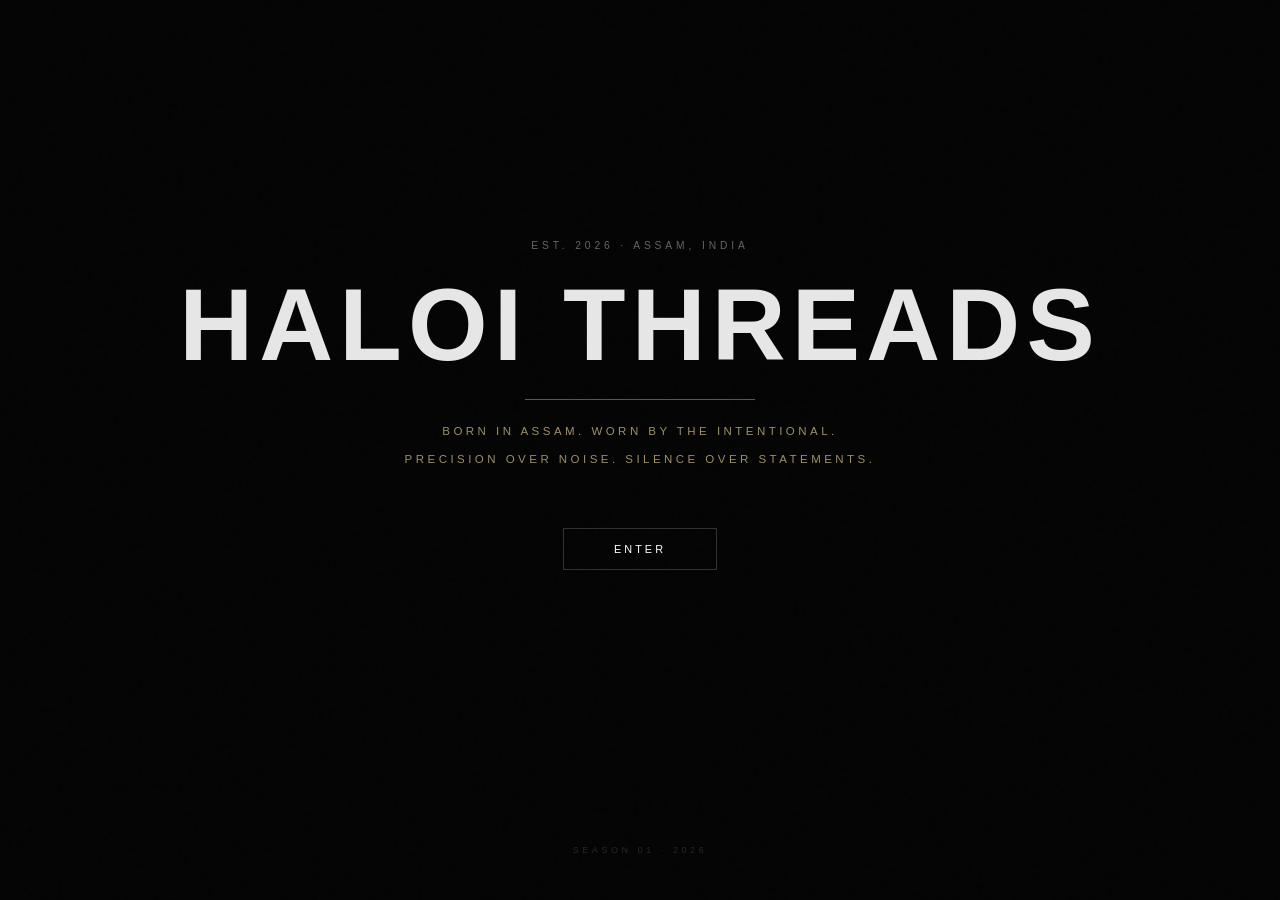
<file: index.html>
<!DOCTYPE html>
<html lang="en">
<head>
    <meta charset="UTF-8">
    <meta name="viewport" content="width=device-width, initial-scale=1.0, maximum-scale=1.0, user-scalable=no">
    <title>Haloi Threads | Minimalist Premium Streetwear</title>
    <meta name="description" content="Haloi Threads — Premium minimalist streetwear. Silence is structure.">
    <link rel="stylesheet" href="design-system.css">
    <style>
        /* ── HOME-ONLY STYLES ── */

        /* Hero Canvas */
        #thread-canvas {
            position:absolute; top:0; left:0;
            width:100%; height:100%;
            z-index:-1; opacity:.3;
            pointer-events:none;
        }

        #hero {
            height:100vh; width:100%;
            position:relative;
            display:flex; flex-direction:column;
            justify-content:center; align-items:center;
            text-align:center; padding:0 var(--gutter);
            overflow:hidden;
        }
        .hero-content { z-index:2; position:relative; }

        /* ── CHANGE 2: Intro — no box, no "Welcome", brand high + accent tagline ── */
        #intro-overlay {
            position:fixed; inset:0;
            background:var(--bg-void);
            z-index:9999;
            display:flex; flex-direction:column;
            justify-content:center; align-items:center;
            transition:opacity 1.4s ease-in-out, visibility 1.4s;
            overflow:hidden;
        }
        .intro-loom-lines { position:absolute; inset:0; pointer-events:none; }
        .loom-line {
            position:absolute; top:-100%;
            width:1px; height:100%;
            background:linear-gradient(to bottom, transparent, rgba(255,255,255,.07), transparent);
            animation:loomPass 4s infinite linear;
        }
        .loom-line:nth-child(1){ left:20%; animation-duration:3s;   animation-delay:0s;   }
        .loom-line:nth-child(2){ left:40%; animation-duration:5s;   animation-delay:1s;   }
        .loom-line:nth-child(3){ left:60%; animation-duration:3.5s; animation-delay:.5s;  }
        .loom-line:nth-child(4){ left:80%; animation-duration:4.5s; animation-delay:1.5s; }
        @keyframes loomPass {
            0%   { top:-100%; opacity:0; }
            20%  { opacity:1; }
            80%  { opacity:1; }
            100% { top:100%;  opacity:0; }
        }

        /* Intro content layout — brand sits upper-center */
        .intro-content {
            position:relative; text-align:center; z-index:2;
            display:flex; flex-direction:column; align-items:center;
            gap:clamp(14px, 2.5vh, 26px);
            margin-top:-14vh; /* push above visual center */
        }

        /* Brand name — large, clean, no box */
        .intro-brand {
            font-size:clamp(2.4rem, 7vw, 5.8rem);
            font-weight:700; text-transform:uppercase;
            color:var(--text-primary);
            letter-spacing:.1em; line-height:1;
            opacity:0; filter:blur(18px);
            animation:introBrandReveal 1.8s 0.2s var(--ease-luxury) forwards;
        }

        /* Muga gold rule under brand */
        .intro-rule {
            width:0; height:1px;
            background:var(--accent-muga);
            opacity:0;
            animation:introRuleDraw 0.9s 1.8s var(--ease-luxury) forwards;
        }

        /* Two accent-muga tagline lines */
        .intro-tagline {
            opacity:0; transform:translateY(10px);
            animation:introTaglineFade 1.1s 2.5s var(--ease-luxury) forwards;
            display:flex; flex-direction:column; align-items:center; gap:7px;
        }
        .intro-tagline span {
            display:block;
            font-size:clamp(.6rem, 1.1vw, .74rem);
            text-transform:uppercase; letter-spacing:.28em;
            color:var(--accent-muga); line-height:1.7;
        }

        @keyframes introBrandReveal {
            0%   { opacity:0; filter:blur(18px); transform:scale(.97); }
            50%  { opacity:1; filter:blur(0);    transform:scale(1);   }
            100% { opacity:1; filter:blur(0);    transform:scale(1);   }
        }
        @keyframes introRuleDraw {
            0%   { width:0; opacity:0; }
            30%  { opacity:.8; }
            100% { width:clamp(100px,16vw,220px); opacity:.65; }
        }
        @keyframes introTaglineFade {
            0%   { opacity:0; transform:translateY(10px); }
            100% { opacity:1; transform:translateY(0);    }
        }

        /* ── CHANGE 3: Hero title bigger, subtitle word changed ── */
        .hero-element {
            opacity:0; transform:translateY(20px);
            transition:opacity 1.5s var(--ease-luxury), transform 1.5s var(--ease-luxury);
        }
        .hero-element.visible { opacity:1; transform:translateY(0); }

        .hero-title {
            background:linear-gradient(180deg, #ffffff 0%, #888 100%);
            -webkit-background-clip:text; -webkit-text-fill-color:transparent;
            background-clip:text;
            margin-bottom:1.5rem;
            /* CHANGE 3: noticeably bigger */
            font-size:clamp(4rem, 12vw, 9rem);
            line-height:.9; letter-spacing:-.03em;
            font-weight:700; text-transform:uppercase;
        }
        .hero-subtitle {
            margin-bottom:3.5rem;
            max-width:440px; margin-left:auto; margin-right:auto;
            font-weight:400; text-transform:uppercase;
            /* CHANGE 3: slightly larger, "Luxury" → "Essence" */
            letter-spacing:.26em; font-size:.84rem;
            color:var(--text-secondary);
        }

        /* ── CHANGE 4: View Collection button — bigger + fill animation ── */
        .hero-cta-btn {
            display:inline-block;
            padding:18px 58px;
            border:1px solid rgba(255,255,255,.18);
            text-transform:uppercase;
            letter-spacing:.24em; font-size:.84rem;
            color:#fff; background:transparent;
            position:relative; overflow:hidden;
            transition:color .45s ease;
            text-decoration:none;
            font-family:var(--font);
        }
        .hero-cta-btn::before {
            content:''; position:absolute; inset:0;
            background:var(--accent-muga);
            transform:scaleX(0); transform-origin:left;
            transition:transform .5s var(--ease-luxury);
            z-index:-1;
        }
        .hero-cta-btn:hover { color:#000; }
        .hero-cta-btn:hover::before { transform:scaleX(1); }

        /* ── CHANGE 5: Philosophy — narrower container ── */
        .philosophy-section {
            padding:160px var(--gutter);
            border-bottom:1px solid var(--border-dim);
            position:relative; z-index:2;
        }
        .identity-container {
            max-width:560px; /* CHANGE 5: reduced from 860px */
            margin:0 auto; text-align:center;
        }
        .identity-headline {
            font-size:clamp(1.4rem, 3vw, 2.4rem);
            margin:20px 0 30px;
            font-weight:300; letter-spacing:.05em;
            color:#fff; line-height:1.25; text-transform:uppercase;
        }
        .identity-text {
            font-size:clamp(.82rem, 1.3vw, .9rem);
            line-height:2; color:#666;
            text-transform:uppercase; letter-spacing:.1em;
        }

        /* Products Section — unchanged */
        .products-section {
            padding:120px var(--gutter);
            border-bottom:1px solid var(--border-dim);
            position:relative; z-index:2;
        }
        .section-header {
            display:flex; justify-content:space-between; align-items:flex-end;
            margin-bottom:70px; padding-bottom:22px;
            border-bottom:1px solid rgba(255,255,255,.06);
        }
        .section-title { font-size:1.4rem; letter-spacing:.1em; font-weight:400; text-transform:uppercase; }
        .section-link { font-size:.65rem; letter-spacing:.2em; text-transform:uppercase; color:var(--text-secondary); border-bottom:1px solid #333; transition:color .3s, border-color .3s; }
        .section-link:hover { color:var(--text-primary); border-color:var(--text-primary); }

        .works-grid {
            display:grid;
            grid-template-columns:repeat(auto-fit, minmax(300px, 1fr));
            gap:2px;
            background:rgba(255,255,255,.04);
            border:1px solid rgba(255,255,255,.04);
            position:relative; z-index:2;
        }
        .work-item {
            cursor:pointer; position:relative;
            background:rgba(8,8,8,.6); padding:40px;
            transition:background .5s;
            display:flex; flex-direction:column; align-items:center;
        }
        .work-item:hover { background:#080808; }
        .work-image-box {
            width:100%; aspect-ratio:1;
            margin-bottom:28px; position:relative;
            display:flex; align-items:center; justify-content:center;
            overflow:hidden;
        }
        .garment-art {
            width:50%; height:60%; background:#1a1a1a;
            box-shadow:0 40px 80px -20px rgba(0,0,0,1);
            transition:transform .6s var(--ease-luxury);
        }
        .work-item:hover .garment-art { transform:scale(1.06); }
        .work-info { width:100%; display:flex; flex-direction:column; align-items:center; gap:10px; z-index:2; }
        .work-title { font-weight:700; color:#fff; text-transform:uppercase; letter-spacing:.15em; font-size:.85rem; }
        .work-price { color:var(--text-secondary); font-size:.75rem; letter-spacing:.1em; }

        /* Seasonal Archive — unchanged */
        .archive-section { padding:120px var(--gutter) 160px; position:relative; z-index:2; }
        .collection-hero {
            width:100%; height:50vh; background:rgba(8,8,8,.5);
            position:relative; overflow:hidden;
            display:flex; align-items:center; justify-content:center;
            border:1px solid var(--border-dim);
        }
        .collection-hero-bg { position:absolute; inset:0; background:linear-gradient(135deg,#050505,#0d0d0d); z-index:1; }
        .collection-hero-text { z-index:2; text-align:center; }

        /* ── CHANGE 6: Navbar — blur transparent glass ── */
        nav {
            background:rgba(4,4,4,.38) !important;
            backdrop-filter:blur(26px) saturate(160%) !important;
            -webkit-backdrop-filter:blur(26px) saturate(160%) !important;
            border-bottom:1px solid rgba(255,255,255,.06) !important;
        }

        /* ── CHANGE 8 & 9: Dropdown nav styles ── */
        .nav-links { gap:26px; }
        .nav-item  { font-size:.63rem; }

        /* Dropdown wrapper */
        .nav-dropdown { position:relative; }

        .nav-dropdown-trigger {
            font-size:.63rem; text-transform:uppercase;
            letter-spacing:.18em; color:rgba(255,255,255,.55);
            cursor:pointer; display:flex; align-items:center; gap:4px;
            background:none; border:none; font-family:var(--font);
            transition:color .3s;
        }
        .nav-dropdown-trigger:hover { color:#fff; }
        .nav-dropdown-trigger .caret { font-size:.48rem; opacity:.5; transition:transform .3s; }
        .nav-dropdown:hover .caret   { transform:rotate(180deg); }

        /* ── CHANGE 9: Dropdown menu — glass blur ── */
        .nav-dropdown-menu {
            position:absolute; top:calc(100% + 18px);
            left:50%; transform:translateX(-50%) translateY(-8px);
            background:rgba(6,6,6,.80);
            backdrop-filter:blur(30px) saturate(180%);
            -webkit-backdrop-filter:blur(30px) saturate(180%);
            border:1px solid rgba(255,255,255,.08);
            min-width:176px;
            opacity:0; visibility:hidden;
            transition:opacity .35s var(--ease-luxury), transform .35s var(--ease-luxury), visibility .35s;
            z-index:200;
        }
        .nav-dropdown:hover .nav-dropdown-menu {
            opacity:1; visibility:visible;
            transform:translateX(-50%) translateY(0);
        }
        .nav-dropdown-item {
            display:block; padding:13px 18px;
            font-size:.6rem; text-transform:uppercase; letter-spacing:.15em;
            color:rgba(255,255,255,.48);
            border-bottom:1px solid rgba(255,255,255,.04);
            transition:color .25s, background .25s;
            text-decoration:none;
        }
        .nav-dropdown-item:last-child { border-bottom:none; }
        .nav-dropdown-item:hover { color:#fff; background:rgba(255,255,255,.05); }

        /* ── MOBILE — all screens ── */
        @media (max-width:768px) {
            /* CHANGE 9: mobile menu glass */
            .nav-mobile-open .nav-links {
                display:flex !important; flex-direction:column;
                position:fixed; top:60px; left:0; width:100%;
                background:rgba(3,3,3,.78) !important;
                backdrop-filter:blur(28px) saturate(180%) !important;
                -webkit-backdrop-filter:blur(28px) saturate(180%) !important;
                border-bottom:1px solid rgba(255,255,255,.07) !important;
                padding:20px var(--gutter) 28px;
                gap:0; z-index:150;
            }
            .nav-mobile-open .nav-item {
                display:block; padding:14px 0;
                border-bottom:1px solid rgba(255,255,255,.05);
                color:rgba(255,255,255,.65);
                font-size:.7rem; letter-spacing:.18em;
            }
            /* Show dropdown inline in mobile */
            .nav-dropdown-trigger {
                display:block; padding:14px 0;
                border-bottom:1px solid rgba(255,255,255,.05);
                color:rgba(255,255,255,.65);
                font-size:.7rem; letter-spacing:.18em;
                width:100%;
            }
            .nav-dropdown-menu {
                position:static; transform:none;
                opacity:1; visibility:visible;
                background:transparent; border:none;
                backdrop-filter:none; -webkit-backdrop-filter:none;
                padding-left:16px; min-width:auto;
            }
            .nav-dropdown-item {
                font-size:.64rem; letter-spacing:.14em;
                color:rgba(255,255,255,.38); padding:10px 0;
            }
            .caret { display:none; }

            /* CHANGE 4: smaller btn on mobile */
            .hero-cta-btn { padding:16px 36px; font-size:.76rem; }

            /* Other layout */
            .works-grid { grid-template-columns:1fr; }
            .section-header { flex-direction:column; align-items:flex-start; gap:16px; }
            .philosophy-section,
            .products-section,
            .archive-section { padding-left:20px; padding-right:20px; }
        }

        @media (max-width:480px) {
            .hero-title  { font-size:clamp(3.2rem, 14vw, 5rem); }
            .hero-cta-btn { padding:14px 28px; font-size:.72rem; letter-spacing:.18em; }
            .hero-subtitle { font-size:.76rem; letter-spacing:.2em; }
            .intro-brand { font-size:clamp(1.9rem, 9vw, 3rem); }
            .philosophy-section { padding-top:90px; padding-bottom:90px; }
        }
    </style>
</head>
<body>
            <div class="loom-line"></div>
            <div class="loom-line"></div>
            <div class="loom-line"></div>
        </div>
        <div class="intro-content">
            <div class="intro-brand">Haloi Threads</div>
            <div class="intro-rule"></div>
            <div class="intro-tagline">
                <span>Born in Assam. Worn by the intentional.</span>
                <span>Precision over noise. Silence over statements.</span>
            </div>
        </div>
    </div>

    <!-- THREAD PULSE -->
    <div class="central-thread" id="central-thread">
        <div class="thread-pulse"></div>
    </div>

    <!-- CART DRAWER -->
    <div id="cart-overlay" onclick="HaloiCart.close()"></div>
    <div id="cart-drawer">
        <div class="cart-header">
            <span class="cart-title">Your Selection</span>
            <div class="close-cart" onclick="HaloiCart.close()">✕</div>
        </div>
        <div id="cart-items-wrapper" class="cart-items-container"></div>
        <div class="cart-footer">
            <div class="cart-row"><span>Subtotal</span><span id="cart-subtotal">₹0</span></div>
            <div class="cart-row"><span>Shipping</span><span>Calculated at checkout</span></div>
            <div class="cart-row total"><span>Total</span><span id="cart-total">₹0</span></div>
            <button id="btn-checkout" class="btn-checkout">Proceed to Checkout</button>
        </div>
    </div>

    <!-- CHECKOUT MODAL -->
    <div id="checkout-modal">
        <div class="checkout-box" id="checkout-box"></div>
    </div>

    <!-- ── CHANGE 6, 8, 9: Nav — glass blur, all pages in menu, dropdown glass ── -->
    <nav id="main-nav">
        <a href="index.html" class="nav-logo">Haloi Threads</a>
        <div class="nav-links">
            <a href="collection.html" class="nav-item">Collection</a>
            <a href="shop.html"       class="nav-item">Shop</a>
            <a href="about.html"      class="nav-item">About</a>
            <a href="contact.html"    class="nav-item">Contact</a>
            <!-- CHANGE 8: Account pages in dropdown -->
            <div class="nav-dropdown">
                <button class="nav-dropdown-trigger">
                    Account <span class="caret">▾</span>
                </button>
                <div class="nav-dropdown-menu">
                    <a href="login.html"         class="nav-dropdown-item">Sign In</a>
                    <a href="signup.html"         class="nav-dropdown-item">Create Account</a>
                    <a href="profile.html"        class="nav-dropdown-item">My Profile</a>
                    <a href="order-tracking.html" class="nav-dropdown-item">Track Order</a>
                </div>
            </div>
        </div>
        <div class="nav-right">
            <button class="nav-cart-btn" onclick="HaloiCart.open()">
                Cart <span id="nav-cart-count">(0)</span>
            </button>
            <div class="nav-hamburger" id="nav-hamburger" onclick="toggleMobileNav()">
                <span></span><span></span><span></span>
            </div>
        </div>
    </nav>

    <!-- HERO -->
    <section id="hero">
        <canvas id="thread-canvas"></canvas>
        <div class="hero-content">
            <!-- CHANGE 3: bigger title, subtitle word changed -->
            <h1 class="hero-title hero-element">Silence Is<br>Structure</h1>
            <p class="hero-subtitle hero-element">The Essence of Absence.</p>
            <!-- CHANGE 4: bigger button, fill-on-hover, links to collection.html -->
            <a href="collection.html" class="hero-cta-btn hero-element" id="hero-cta">View Collection</a>
        </div>
    </section>

    <!-- CHANGE 5: Philosophy — narrower container -->
    <section class="philosophy-section">
        <div class="identity-container">
            <div class="text-label fade-up">Philosophy</div>
            <h2 class="identity-headline fade-up" style="transition-delay:.1s;">
                We don't follow trends.<br>
                <span class="accent-text" style="font-style:italic;">We build legacy.</span>
            </h2>
            <p class="identity-text fade-up" style="transition-delay:.2s;">
                Crafted from the finest materials and defined by precise detailing.
                Haloi Threads represents a new era of streetwear—sophisticated, timeless, and purposely understated.
                Designed for those who speak without words.
            </p>
        </div>
    </section>

    <!-- LATEST PRODUCTS -->
    <section class="products-section">
        <div class="section-header fade-up">
            <h3 class="section-title">Latest Artifacts</h3>
            <a href="shop.html" class="section-link">View Full Collection</a>
        </div>
        <div class="works-grid">
            <div class="work-item fade-up" style="transition-delay:.1s;" onclick="window.location.href='shop.html'">
                <div class="work-image-box">
                    <div class="garment-art" style="background:#151515;"></div>
                </div>
                <div class="work-info">
                    <span class="work-title">Eclipse Hoodie</span>
                    <span class="work-price">₹4,800 INR</span>
                </div>
            </div>
            <div class="work-item fade-up" style="transition-delay:.2s;" onclick="window.location.href='shop.html'">
                <div class="work-image-box">
                    <div class="garment-art" style="background:#222222;"></div>
                </div>
                <div class="work-info">
                    <span class="work-title">Structure Tee</span>
                    <span class="work-price">₹2,400 INR</span>
                </div>
            </div>
            <div class="work-item fade-up" style="transition-delay:.3s;" onclick="window.location.href='shop.html'">
                <div class="work-image-box">
                    <div class="garment-art" style="background:#c8c8c8;"></div>
                </div>
                <div class="work-info">
                    <span class="work-title">Mono Trouser</span>
                    <span class="work-price">₹5,200 INR</span>
                </div>
            </div>
        </div>
    </section>

    <!-- SEASONAL ARCHIVE -->
    <section class="archive-section">
        <div class="section-header fade-up">
            <h3 class="section-title">Seasonal Archive</h3>
            <a href="collection.html" class="section-link">All Collections</a>
        </div>
        <div class="collection-hero fade-up" onclick="window.location.href='collection.html'" style="cursor:pointer;">
            <div class="collection-hero-bg"></div>
            <div class="collection-hero-text">
                <h2 class="text-display" style="font-size:clamp(2rem,6vw,4rem); color:#2a2a2a;">Season 01</h2>
                <p class="text-label" style="margin-top:16px; color:#333;">Enter the archive →</p>
            </div>
        </div>
    </section>

    <!-- CHANGE 7: Footer — only policy pages -->
    <footer>
        <div class="founder">THANK YOU</div>
                <div class="footer-links">
            <a href="shipping.html" class="footer-link">Shipping</a>
            <a href="return.html"   class="footer-link">Returns</a>
            <a href="privacy.html"  class="footer-link">Privacy Policy</a>
            <a href="terms.html"    class="footer-link">Terms of Service</a>
        </div>
        <p class="copyright">&copy; 2026 Haloi Threads. All Rights Reserved.</p>
    </footer>

    <script src="cart.js"></script>
    <script>
    /* ── SESSION CHECK: redirect to intro.html if not seen yet ── */
    (function() {
        if (!sessionStorage.getItem('ht_intro_seen')) {
            window.location.replace('intro.html');
        }
    })();

    /* ── HERO ENTRANCE (always runs — intro already played) ── */
    window.addEventListener('load', () => {
        const heroElements = document.querySelectorAll('.hero-element');
        setTimeout(() => heroElements[0]?.classList.add('visible'), 200);
        setTimeout(() => heroElements[1]?.classList.add('visible'), 600);
        setTimeout(() => heroElements[2]?.classList.add('visible'), 1000);
    });

    /* ── THREAD HOVER ── */
    const heroCtaBtn    = document.getElementById('hero-cta');
    const centralThread = document.getElementById('central-thread');
    if (heroCtaBtn) {
        heroCtaBtn.addEventListener('mouseenter', () => centralThread.classList.add('active'));
        heroCtaBtn.addEventListener('mouseleave', () => centralThread.classList.remove('active'));
    }

    /* ── SCROLL REVEAL ── */
    const revealObserver = new IntersectionObserver(entries => {
        entries.forEach(e => {
            if (e.isIntersecting) {
                e.target.classList.add('active');
                revealObserver.unobserve(e.target);
            }
        });
    }, { threshold:.1, rootMargin:'0px 0px -50px 0px' });
    document.querySelectorAll('.fade-up').forEach(el => revealObserver.observe(el));

    /* ── CANVAS PARTICLES ── */
    const canvas = document.getElementById('thread-canvas');
    const ctx    = canvas.getContext('2d');
    let W, H, particles = [];

    function resize() {
        W = canvas.width  = window.innerWidth;
        H = canvas.height = window.innerHeight;
        initP();
    }
    class Particle {
        constructor() {
            this.x    = Math.random() * W;
            this.y    = Math.random() * H;
            this.size = Math.random() * 1.4;
            this.vx   = (Math.random() - .5) * .04;
            this.vy   = (Math.random() - .5) * .04;
            this.life = Math.random() * 100;
        }
        update() {
            this.x += this.vx; this.y += this.vy;
            if (this.x < 0) this.x = W; if (this.x > W) this.x = 0;
            if (this.y < 0) this.y = H; if (this.y > H) this.y = 0;
            this.life += .005;
            this.opacity = (Math.sin(this.life) + 1) / 2 * .28;
        }
        draw() {
            ctx.fillStyle = `rgba(255,255,255,${this.opacity})`;
            ctx.beginPath(); ctx.arc(this.x, this.y, this.size, 0, Math.PI*2); ctx.fill();
        }
    }
    function initP() {
        particles = [];
        const count = Math.min((W * H) / 15000, 60);
        for (let i = 0; i < count; i++) particles.push(new Particle());
    }
    function animate() {
        ctx.clearRect(0, 0, W, H);
        particles.forEach(p => { p.update(); p.draw(); });
        requestAnimationFrame(animate);
    }
    window.addEventListener('resize', resize);
    resize(); animate();

    /* ── MOBILE NAV ── */
    function toggleMobileNav() {
        document.getElementById('main-nav').classList.toggle('nav-mobile-open');
    }
    </script>
</body>
</html>
</file>
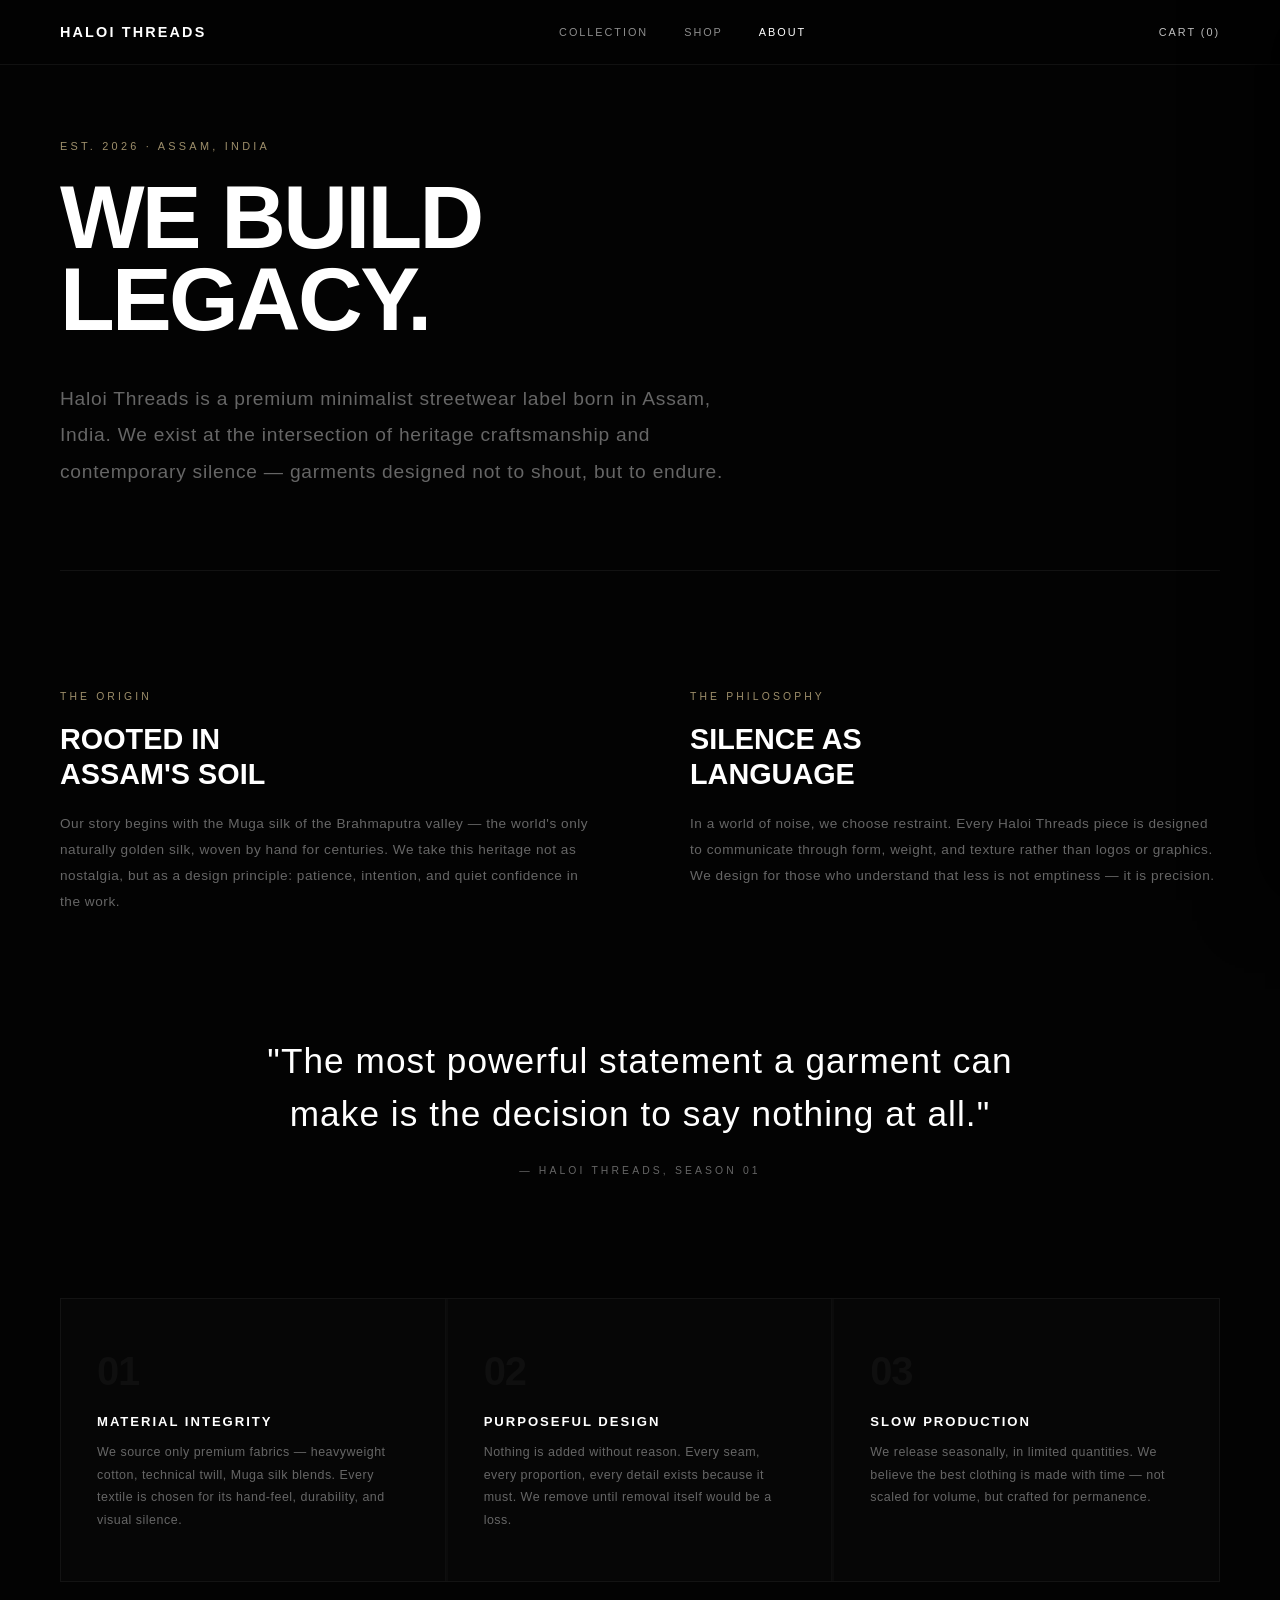
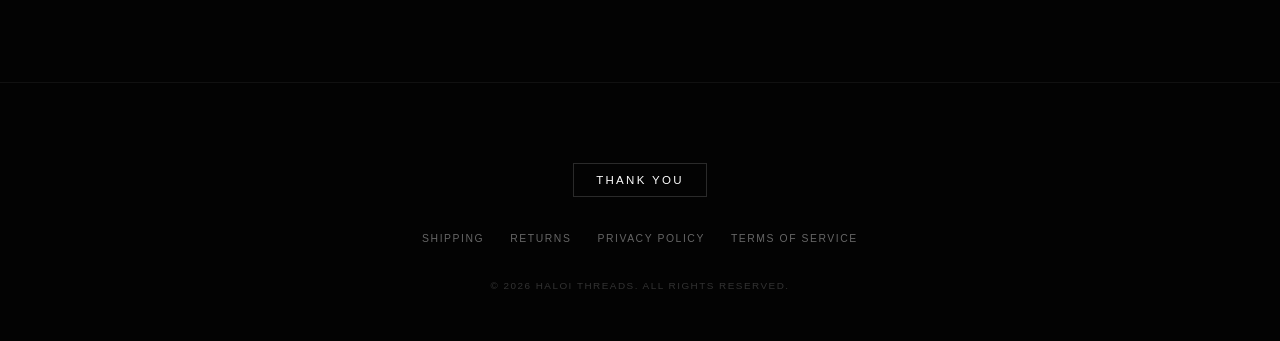
<file: about.html>
<!DOCTYPE html>
<html lang="en">
<head>
    <meta charset="UTF-8">
    <meta name="viewport" content="width=device-width, initial-scale=1.0, maximum-scale=1.0, user-scalable=no">
    <title>About | Haloi Threads</title>
    <link rel="stylesheet" href="design-system.css">
    <style>
        .about-wrapper { max-width: var(--max-w); margin: 0 auto; padding: 140px var(--gutter) 100px; }
        .about-hero { margin-bottom: 120px; border-bottom: 1px solid var(--border-dim); padding-bottom: 80px; }
        .about-eyebrow { font-size: .68rem; text-transform: uppercase; letter-spacing: .3em; color: var(--accent-muga); margin-bottom: 24px; display: block; }
        .about-headline { font-size: clamp(2.5rem, 7vw, 6rem); text-transform: uppercase; font-weight: 700; letter-spacing: -.03em; line-height: .92; color: #fff; margin-bottom: 40px; }
        .about-lead { font-size: clamp(1rem, 1.8vw, 1.2rem); line-height: 1.9; color: var(--text-secondary); max-width: 680px; letter-spacing: .04em; }
        .about-grid { display: grid; grid-template-columns: 1fr 1fr; gap: 100px; margin-bottom: 120px; }
        .about-block {}
        .about-block-label { font-size: .65rem; text-transform: uppercase; letter-spacing: .3em; color: var(--accent-muga); margin-bottom: 20px; display: block; }
        .about-block-title { font-size: clamp(1.2rem, 2.5vw, 1.8rem); text-transform: uppercase; color: #fff; font-weight: 700; margin-bottom: 20px; line-height: 1.2; }
        .about-block-text { font-size: .85rem; line-height: 1.9; color: var(--text-secondary); letter-spacing: .04em; }
        .about-manifesto { max-width: 800px; margin: 0 auto 120px; text-align: center; }
        .manifesto-quote { font-size: clamp(1.4rem, 3vw, 2.2rem); color: #fff; font-weight: 300; line-height: 1.5; letter-spacing: .03em; margin-bottom: 20px; }
        .manifesto-attr { font-size: .65rem; text-transform: uppercase; letter-spacing: .3em; color: var(--text-secondary); }
        .values-grid { display: grid; grid-template-columns: repeat(3, 1fr); gap: 2px; background: rgba(255,255,255,.03); border: 1px solid rgba(255,255,255,.03); }
        .value-card { padding: 50px 36px; background: #060606; border-right: 1px solid rgba(255,255,255,.03); }
        .value-card:last-child { border-right: none; }
        .value-num { font-size: 2.5rem; font-weight: 700; color: rgba(255,255,255,.04); margin-bottom: 20px; letter-spacing: -.03em; }
        .value-title { font-size: .82rem; text-transform: uppercase; letter-spacing: .15em; color: #fff; margin-bottom: 12px; font-weight: 600; }
        .value-text { font-size: .78rem; line-height: 1.8; color: var(--text-secondary); letter-spacing: .04em; }
        @media (max-width: 900px) {
            .about-grid { grid-template-columns: 1fr; gap: 60px; }
            .values-grid { grid-template-columns: 1fr; }
        }
    </style>
</head>
<body>
    <div class="central-thread"><div class="thread-pulse"></div></div>
    <div id="cart-overlay" onclick="HaloiCart.close()"></div>
    <div id="cart-drawer">
        <div class="cart-header">
            <span class="cart-title">Your Selection</span>
            <div class="close-cart" onclick="HaloiCart.close()">&#x2715;</div>
        </div>
        <div id="cart-items-wrapper" class="cart-items-container"></div>
        <div class="cart-footer">
            <div class="cart-row"><span>Subtotal</span><span id="cart-subtotal">&#8377;0</span></div>
            <div class="cart-row"><span>Shipping</span><span>Calculated at checkout</span></div>
            <div class="cart-row total"><span>Total</span><span id="cart-total">&#8377;0</span></div>
            <button id="btn-checkout" class="btn-checkout">Proceed to Checkout</button>
        </div>
    </div>
    <div id="checkout-modal"><div class="checkout-box" id="checkout-box"></div></div>
    <nav id="main-nav">
        <a href="index.html" class="nav-logo">Haloi Threads</a>
        <div class="nav-links">
            <a href="collection.html" class="nav-item">Collection</a>
            <a href="shop.html" class="nav-item">Shop</a>
            <a href="about.html" class="nav-item" style="color:#fff;">About</a>
        </div>
        <div class="nav-right">
            <button class="nav-cart-btn" onclick="HaloiCart.open()">Cart <span id="nav-cart-count">(0)</span></button>
            <div class="nav-hamburger" onclick="document.getElementById('main-nav').classList.toggle('nav-mobile-open')"><span></span><span></span><span></span></div>
        </div>
    </nav>

    <main class="about-wrapper">
        <div class="about-hero fade-up">
            <span class="about-eyebrow">Est. 2026 · Assam, India</span>
            <h1 class="about-headline">We Build<br>Legacy.</h1>
            <p class="about-lead">
                Haloi Threads is a premium minimalist streetwear label born in Assam, India. 
                We exist at the intersection of heritage craftsmanship and contemporary silence — 
                garments designed not to shout, but to endure.
            </p>
        </div>

        <div class="about-grid">
            <div class="about-block fade-up">
                <span class="about-block-label">The Origin</span>
                <h2 class="about-block-title">Rooted in<br>Assam's Soil</h2>
                <p class="about-block-text">
                    Our story begins with the Muga silk of the Brahmaputra valley — the world's only 
                    naturally golden silk, woven by hand for centuries. We take this heritage not as nostalgia, 
                    but as a design principle: patience, intention, and quiet confidence in the work.
                </p>
            </div>
            <div class="about-block fade-up" style="transition-delay:.15s;">
                <span class="about-block-label">The Philosophy</span>
                <h2 class="about-block-title">Silence As<br>Language</h2>
                <p class="about-block-text">
                    In a world of noise, we choose restraint. Every Haloi Threads piece is designed 
                    to communicate through form, weight, and texture rather than logos or graphics. 
                    We design for those who understand that less is not emptiness — it is precision.
                </p>
            </div>
        </div>

        <div class="about-manifesto fade-up">
            <p class="manifesto-quote">"The most powerful statement a garment can make is the decision to say nothing at all."</p>
            <span class="manifesto-attr">— Haloi Threads, Season 01</span>
        </div>

        <div class="values-grid">
            <div class="value-card fade-up">
                <div class="value-num">01</div>
                <h3 class="value-title">Material Integrity</h3>
                <p class="value-text">We source only premium fabrics — heavyweight cotton, technical twill, Muga silk blends. Every textile is chosen for its hand-feel, durability, and visual silence.</p>
            </div>
            <div class="value-card fade-up" style="transition-delay:.1s;">
                <div class="value-num">02</div>
                <h3 class="value-title">Purposeful Design</h3>
                <p class="value-text">Nothing is added without reason. Every seam, every proportion, every detail exists because it must. We remove until removal itself would be a loss.</p>
            </div>
            <div class="value-card fade-up" style="transition-delay:.2s;">
                <div class="value-num">03</div>
                <h3 class="value-title">Slow Production</h3>
                <p class="value-text">We release seasonally, in limited quantities. We believe the best clothing is made with time — not scaled for volume, but crafted for permanence.</p>
            </div>
        </div>
    </main>

    <footer>
        <div class="founder">THANK YOU</div>
                        <div class="footer-links">
            <a href="shipping.html" class="footer-link">Shipping</a>
            <a href="return.html"   class="footer-link">Returns</a>
            <a href="privacy.html"  class="footer-link">Privacy Policy</a>
            <a href="terms.html"    class="footer-link">Terms of Service</a>
        </div>
        <p class="copyright">&copy; 2026 Haloi Threads. All Rights Reserved.</p>
    </footer>

    <script src="cart.js"></script>
    <script>
    const obs = new IntersectionObserver(entries => {
        entries.forEach(e => { if (e.isIntersecting) { e.target.classList.add('active'); obs.unobserve(e.target); } });
    }, { threshold: .08 });
    document.querySelectorAll('.fade-up').forEach(el => obs.observe(el));
    </script>
</body>
</html>
</file>
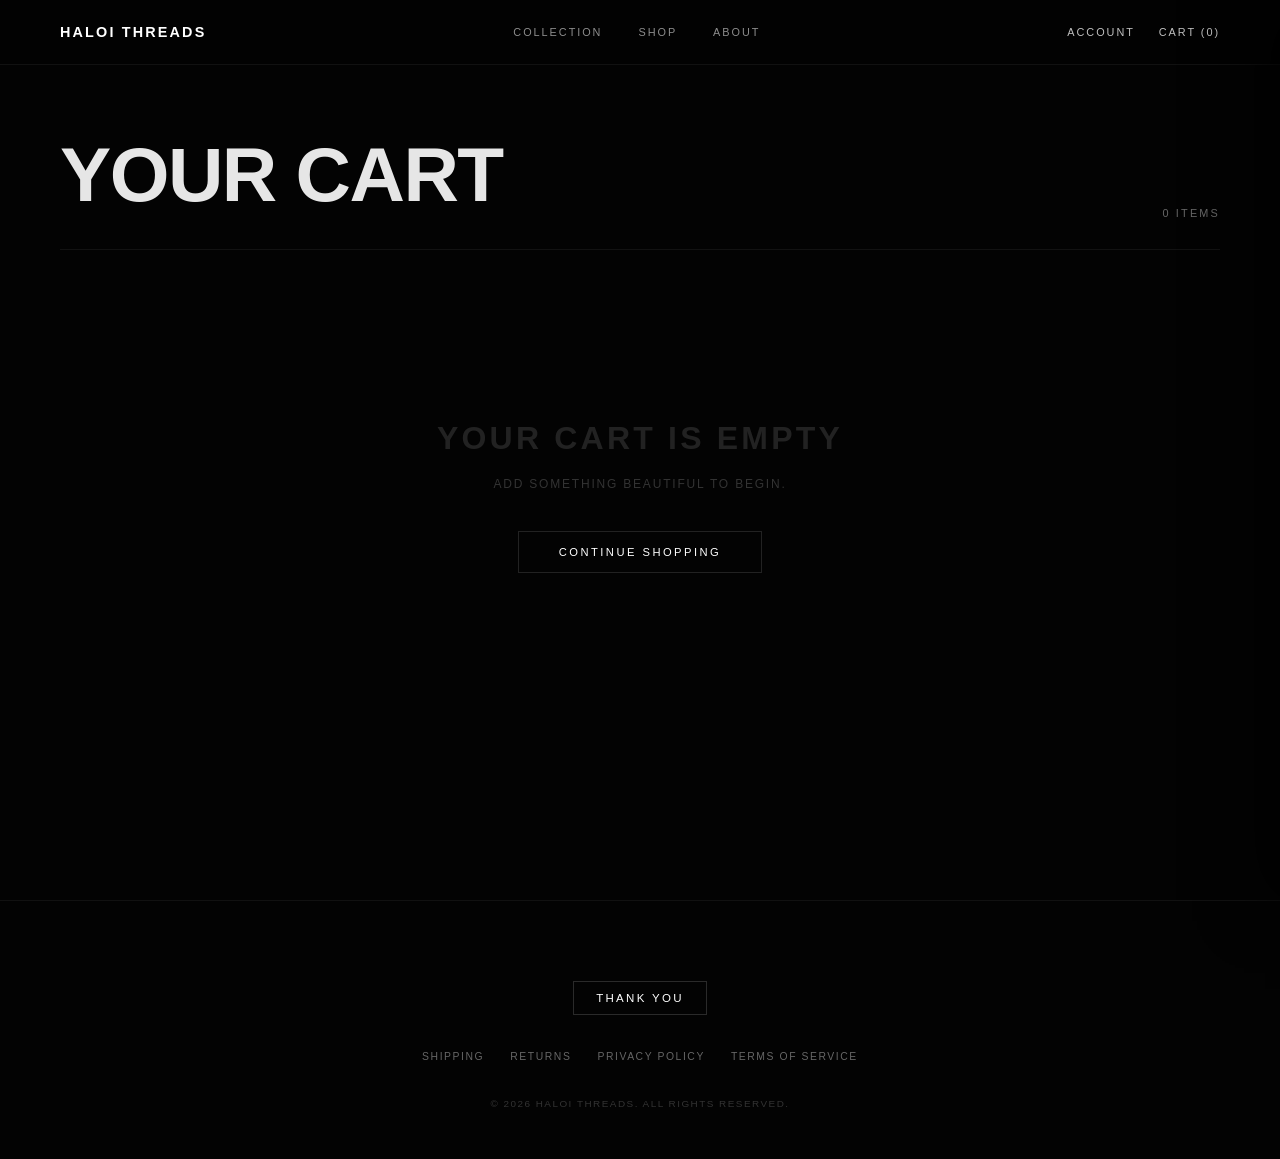
<file: cart.html>
<!DOCTYPE html>
<html lang="en">
<head>
    <meta charset="UTF-8">
    <meta name="viewport" content="width=device-width, initial-scale=1.0, maximum-scale=1.0, user-scalable=no">
    <title>Cart | Haloi Threads</title>
    <meta name="description" content="Your Haloi Threads cart. Review and proceed to checkout.">
    <link rel="stylesheet" href="design-system.css">
    <style>
        /* ── CART PAGE STYLES ── */

        .cart-page-wrapper {
            min-height: 100vh;
            padding: 130px var(--gutter) 100px;
            max-width: var(--max-w);
            margin: 0 auto;
        }

        .cart-page-header {
            margin-bottom: 70px;
            border-bottom: 1px solid var(--border-dim);
            padding-bottom: 30px;
            display: flex;
            justify-content: space-between;
            align-items: flex-end;
        }
        .cart-page-title { font-size: clamp(2rem, 6vw, 5rem); text-transform: uppercase; font-weight: 700; letter-spacing: -.02em; }
        .cart-item-count { font-size: .68rem; text-transform: uppercase; letter-spacing: .2em; color: var(--text-secondary); }

        /* Two-column layout */
        .cart-page-layout {
            display: grid;
            grid-template-columns: 1fr 380px;
            gap: 60px;
            align-items: start;
        }

        /* Items list */
        .cart-page-items {}
        .cart-page-item {
            display: grid;
            grid-template-columns: 100px 1fr auto;
            gap: 28px;
            padding: 30px 0;
            border-bottom: 1px solid var(--border-dim);
            align-items: start;
        }
        .cart-page-img {
            width: 100px; height: 130px;
            background: #111;
            overflow: hidden;
        }
        .cart-page-img img { width: 100%; height: 100%; object-fit: cover; }
        .cart-page-info { display: flex; flex-direction: column; gap: 8px; }
        .cart-page-name { font-size: .9rem; text-transform: uppercase; letter-spacing: .1em; color: #fff; }
        .cart-page-variant { font-size: .65rem; text-transform: uppercase; letter-spacing: .15em; color: var(--text-secondary); }
        .cart-page-unit-price { font-size: .75rem; color: var(--text-secondary); letter-spacing: .08em; margin-top: 4px; }

        .cart-page-qty-remove { display: flex; flex-direction: column; gap: 12px; align-items: flex-end; }
        .cart-page-qty { display: flex; border: 1px solid rgba(255,255,255,.12); }
        .cart-page-qty-btn {
            width: 36px; height: 36px;
            display: flex; align-items: center; justify-content: center;
            cursor: pointer; color: #888; font-size: 1rem;
            transition: color .2s, background .2s;
        }
        .cart-page-qty-btn:hover { color: #fff; background: rgba(255,255,255,.05); }
        .cart-page-qty-val {
            width: 36px; height: 36px;
            display: flex; align-items: center; justify-content: center;
            color: #fff; font-size: .82rem;
            border-left: 1px solid rgba(255,255,255,.08);
            border-right: 1px solid rgba(255,255,255,.08);
        }
        .cart-page-price { font-size: .9rem; color: var(--accent-muga); margin-top: 4px; text-align: right; }
        .cart-page-remove {
            font-size: .58rem; text-transform: uppercase;
            letter-spacing: .15em; color: #3a3a3a;
            cursor: pointer; transition: color .3s;
        }
        .cart-page-remove:hover { color: #888; }

        /* Order summary sidebar */
        .order-summary {
            background: #070707;
            border: 1px solid var(--border-dim);
            padding: 36px;
            position: sticky;
            top: 100px;
        }
        .summary-title {
            font-size: .72rem; text-transform: uppercase;
            letter-spacing: .22em; color: var(--accent-muga);
            margin-bottom: 28px;
        }
        .summary-row {
            display: flex; justify-content: space-between;
            font-size: .78rem; color: #666;
            margin-bottom: 14px;
            letter-spacing: .05em;
        }
        .summary-divider {
            width: 100%; height: 1px;
            background: var(--border-dim);
            margin: 20px 0;
        }
        .summary-total {
            display: flex; justify-content: space-between;
            font-size: 1rem; color: #fff;
            margin-bottom: 24px;
            text-transform: uppercase;
            letter-spacing: .08em;
        }
        .summary-total span:last-child { color: var(--accent-muga); }

        /* Promo code input */
        .promo-row {
            display: flex; gap: 0;
            margin-bottom: 20px;
        }
        .promo-input {
            flex: 1; padding: 12px 16px;
            background: #111;
            border: 1px solid rgba(255,255,255,.08);
            border-right: none;
            color: var(--text-primary);
            font-size: .72rem; font-family: var(--font);
            text-transform: uppercase; letter-spacing: .1em;
            outline: none;
        }
        .promo-input::placeholder { color: #333; }
        .promo-input:focus { border-color: var(--accent-muga); }
        .promo-btn {
            padding: 12px 18px;
            border: 1px solid rgba(255,255,255,.08);
            background: transparent;
            color: var(--text-secondary);
            font-size: .65rem; text-transform: uppercase;
            letter-spacing: .12em; cursor: pointer;
            font-family: var(--font); transition: all .3s;
        }
        .promo-btn:hover { border-color: var(--accent-muga); color: var(--accent-muga); }

        .btn-checkout-page {
            width: 100%; padding: 18px;
            background: var(--accent-muga);
            color: #000; font-weight: 700;
            text-transform: uppercase; letter-spacing: .22em;
            font-size: .72rem; cursor: pointer; border: none;
            font-family: var(--font);
            transition: opacity .3s, transform .3s;
            margin-bottom: 12px;
        }
        .btn-checkout-page:hover { opacity: .85; transform: translateY(-2px); }
        .btn-checkout-page:disabled { opacity: .35; cursor: not-allowed; transform: none; }

        .btn-continue-shop {
            width: 100%; padding: 16px;
            background: transparent;
            border: 1px solid rgba(255,255,255,.08);
            color: var(--text-secondary);
            font-size: .65rem; text-transform: uppercase;
            letter-spacing: .15em; cursor: pointer;
            font-family: var(--font); transition: all .4s;
        }
        .btn-continue-shop:hover { border-color: rgba(255,255,255,.2); color: var(--text-primary); }

        .payment-icons {
            margin-top: 18px;
            display: flex; gap: 10px; justify-content: center;
            opacity: .4;
        }
        .payment-icon {
            font-size: .55rem; text-transform: uppercase;
            letter-spacing: .1em; color: var(--text-secondary);
            border: 1px solid #222; padding: 4px 8px;
        }

        /* Empty State */
        .empty-state {
            text-align: center;
            padding: 100px 20px;
            grid-column: 1 / -1;
        }
        .empty-state h2 {
            font-size: clamp(1.4rem, 3vw, 2rem);
            text-transform: uppercase; letter-spacing: .1em;
            color: #222; margin-bottom: 20px;
        }
        .empty-state p {
            font-size: .75rem; text-transform: uppercase;
            letter-spacing: .15em; color: #333;
            margin-bottom: 40px;
        }

        /* Responsive */
        @media (max-width: 900px) {
            .cart-page-layout { grid-template-columns: 1fr; }
            .order-summary { position: static; }
        }
        @media (max-width: 600px) {
            .cart-page-item { grid-template-columns: 80px 1fr; }
            .cart-page-qty-remove { grid-column: 1 / -1; flex-direction: row; justify-content: space-between; align-items: center; }
            .cart-page-header { flex-direction: column; align-items: flex-start; gap: 10px; }
        }
    </style>
</head>
<body>

    <!-- THREAD PULSE -->
    <div class="central-thread"><div class="thread-pulse"></div></div>

    <!-- CART DRAWER (slide-in, also used from nav) -->
    <div id="cart-overlay" onclick="HaloiCart.close()"></div>
    <div id="cart-drawer">
        <div class="cart-header">
            <span class="cart-title">Your Selection</span>
            <div class="close-cart" onclick="HaloiCart.close()">✕</div>
        </div>
        <div id="cart-items-wrapper" class="cart-items-container"></div>
        <div class="cart-footer">
            <div class="cart-row"><span>Subtotal</span><span id="cart-subtotal">₹0</span></div>
            <div class="cart-row"><span>Shipping</span><span>Calculated at checkout</span></div>
            <div class="cart-row total"><span>Total</span><span id="cart-total">₹0</span></div>
            <button id="btn-checkout" class="btn-checkout">Proceed to Checkout</button>
        </div>
    </div>

    <!-- CHECKOUT MODAL -->
    <div id="checkout-modal">
        <div class="checkout-box" id="checkout-box"></div>
    </div>

    <!-- NAV -->
    <nav id="main-nav">
        <a href="index.html" class="nav-logo">Haloi Threads</a>
        <div class="nav-links">
            <a href="collection.html" class="nav-item">Collection</a>
            <a href="shop.html" class="nav-item">Shop</a>
            <a href="about.html" class="nav-item">About</a>
        </div>
        <div class="nav-right">
            <a href="profile.html" class="nav-cart-btn" id="nav-acct-link">Account</a>
            <button class="nav-cart-btn" onclick="HaloiCart.open()">
                Cart <span id="nav-cart-count">(0)</span>
            </button>
            <div class="nav-hamburger" onclick="toggleMobileNav()">
                <span></span><span></span><span></span>
            </div>
        </div>
    </nav>

    <!-- CART PAGE CONTENT -->
    <main class="cart-page-wrapper">
        <div class="cart-page-header">
            <h1 class="cart-page-title">Your Cart</h1>
            <span class="cart-item-count" id="page-item-count"></span>
        </div>

        <div class="cart-page-layout" id="cart-page-layout">
            <!-- Rendered by JS -->
        </div>
    </main>

    <!-- FOOTER -->
    <footer>
        <div class="founder">THANK YOU</div>
                <div class="footer-links">
            <a href="shipping.html" class="footer-link">Shipping</a>
            <a href="return.html"   class="footer-link">Returns</a>
            <a href="privacy.html"  class="footer-link">Privacy Policy</a>
            <a href="terms.html"    class="footer-link">Terms of Service</a>
        </div>
        <p class="copyright">&copy; 2026 Haloi Threads. All Rights Reserved.</p>
    </footer>

    <script src="cart.js"></script>
    <script>
    /* ── CART PAGE RENDERER ── */
    const CartPage = {
        render() {
            const items  = HaloiCart.items;
            const layout = document.getElementById('cart-page-layout');
            const countEl = document.getElementById('page-item-count');
            const totalQty = items.reduce((s, i) => s + i.qty, 0);
            if (countEl) countEl.innerText = totalQty + ' Item' + (totalQty !== 1 ? 's' : '');

            if (items.length === 0) {
                layout.innerHTML = `
                <div class="empty-state">
                    <h2>Your cart is empty</h2>
                    <p>Add something beautiful to begin.</p>
                    <a href="shop.html" class="btn-luxury" style="opacity:1; display:inline-block;">Continue Shopping</a>
                </div>`;
                return;
            }

            const subtotal = HaloiCart.getTotal();
            const shipping = subtotal >= 5000 ? 0 : 150;
            const total    = subtotal + shipping;
            const fmt      = v => '₹' + new Intl.NumberFormat('en-IN').format(v);

            const itemsHTML = items.map(item => {
                const key = item.id + '_' + item.variant.replace(/\s+/g, '');
                return `
                <div class="cart-page-item" id="cp-item-${key}">
                    <div class="cart-page-img">
                        ${item.image ? `<img src="${item.image}" alt="${item.name}">` : ''}
                    </div>
                    <div class="cart-page-info">
                        <h3 class="cart-page-name">${item.name}</h3>
                        <span class="cart-page-variant">${item.variant}</span>
                        <span class="cart-page-unit-price">${fmt(item.price)} each</span>
                    </div>
                    <div class="cart-page-qty-remove">
                        <div class="cart-page-qty">
                            <div class="cart-page-qty-btn" onclick="CartPage.updateQty('${item.id}','${item.variant}',-1)">−</div>
                            <div class="cart-page-qty-val" id="cpq-${key}">${item.qty}</div>
                            <div class="cart-page-qty-btn" onclick="CartPage.updateQty('${item.id}','${item.variant}',1)">+</div>
                        </div>
                        <div class="cart-page-price">${fmt(item.price * item.qty)}</div>
                        <div class="cart-page-remove" onclick="CartPage.remove('${item.id}','${item.variant}')">Remove</div>
                    </div>
                </div>`;
            }).join('');

            layout.innerHTML = `
            <div class="cart-page-items">${itemsHTML}</div>
            <div class="order-summary">
                <div class="summary-title">Order Summary</div>
                ${items.map(i => `
                <div class="summary-row">
                    <span>${i.name} <span style="color:#444;">×${i.qty}</span></span>
                    <span>${fmt(i.price * i.qty)}</span>
                </div>`).join('')}
                <div class="summary-divider"></div>
                <div class="summary-row">
                    <span>Subtotal</span>
                    <span id="cp-subtotal">${fmt(subtotal)}</span>
                </div>
                <div class="summary-row">
                    <span>Shipping</span>
                    <span id="cp-shipping">${shipping === 0 ? 'Free' : fmt(shipping)}</span>
                </div>
                <div class="summary-divider"></div>
                <div class="summary-total">
                    <span>Total</span>
                    <span id="cp-total">${fmt(total)}</span>
                </div>

                <div class="promo-row">
                    <input type="text" class="promo-input" id="promo-input" placeholder="Promo code">
                    <button class="promo-btn" onclick="CartPage.applyPromo()">Apply</button>
                </div>

                <button class="btn-checkout-page" onclick="HaloiCart.openCheckout()">
                    Proceed to Checkout
                </button>
                <button class="btn-continue-shop" onclick="window.location.href='shop.html'">
                    Continue Shopping
                </button>

                <div class="payment-icons">
                    <span class="payment-icon">Visa</span>
                    <span class="payment-icon">Mastercard</span>
                    <span class="payment-icon">UPI</span>
                    <span class="payment-icon">Razorpay</span>
                </div>
                ${subtotal < 5000 ? `<p style="font-size:.6rem;text-transform:uppercase;letter-spacing:.1em;color:#333;text-align:center;margin-top:16px;">Add ${fmt(5000 - subtotal)} more for free shipping</p>` : '<p style="font-size:.6rem;text-transform:uppercase;letter-spacing:.1em;color:var(--accent-muga);text-align:center;margin-top:16px;">✓ Free shipping applied</p>'}
            </div>`;
        },

        updateQty(id, variant, delta) {
            const item = HaloiCart.items.find(i => i.id === id && i.variant === variant);
            if (!item) return;
            const newQty = item.qty + delta;
            if (newQty < 1) { this.remove(id, variant); return; }
            item.qty = newQty;
            HaloiCart.save();
            this.render(); // Full re-render to update totals
        },

        remove(id, variant) {
            HaloiCart.items = HaloiCart.items.filter(i => !(i.id === id && i.variant === variant));
            HaloiCart.save();
            this.render();
        },

        applyPromo() {
            const code = document.getElementById('promo-input')?.value?.trim().toUpperCase();
            if (code === 'HALOI10') {
                alert('Promo code HALOI10 applied! 10% discount will be reflected at checkout.');
            } else {
                alert('Invalid promo code. Please try again.');
            }
        }
    };

    /* ── Override HaloiCart render so cart drawer stays in sync ── */
    document.addEventListener('DOMContentLoaded', () => {
        CartPage.render();

        // Re-render cart page whenever cart changes
        const origSave = HaloiCart.save.bind(HaloiCart);
        HaloiCart.save = function() {
            origSave();
            CartPage.render();
        };
    });

    function toggleMobileNav() {
        document.getElementById('main-nav').classList.toggle('nav-mobile-open');
    }
    </script>
</body>
</html>
</file>
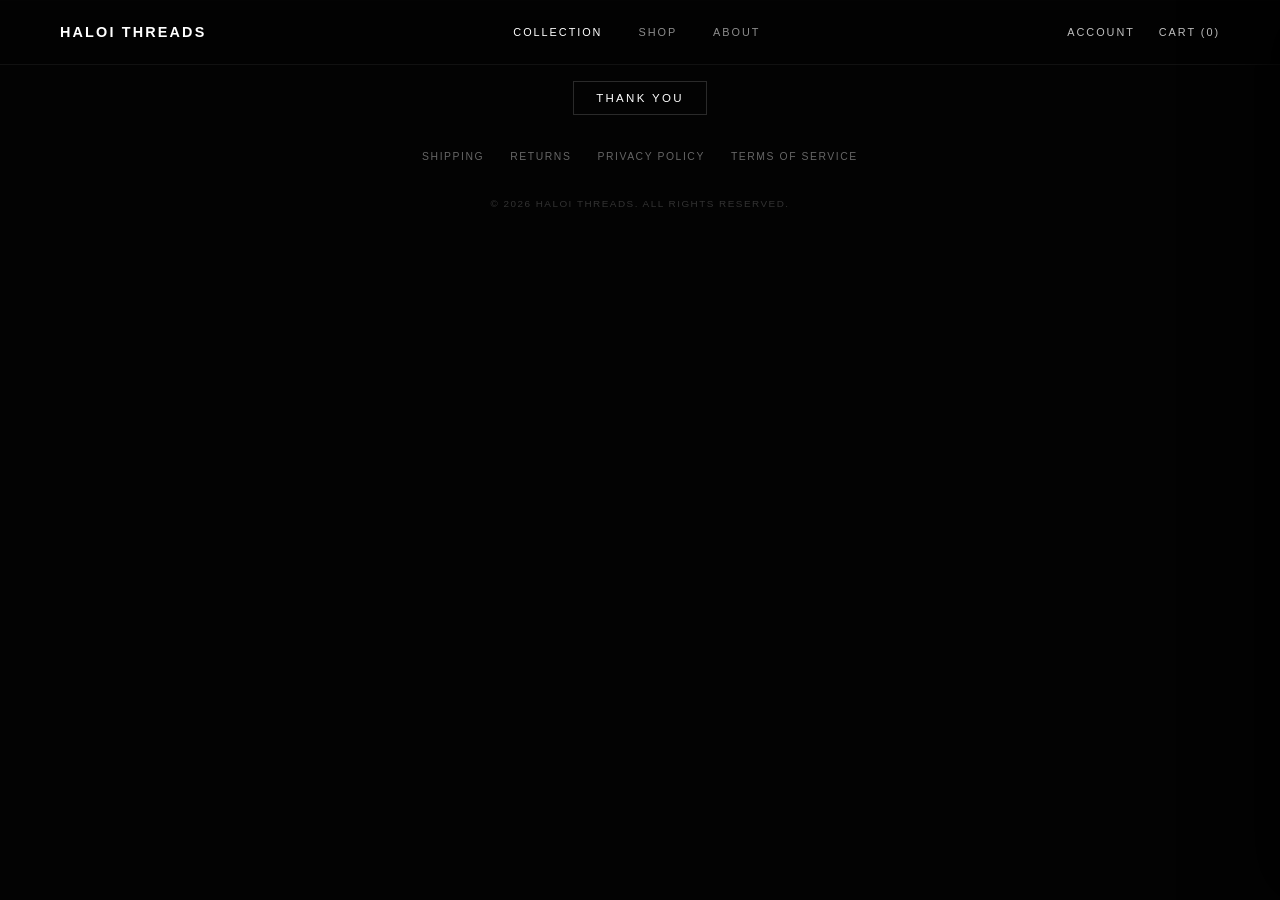
<file: collection.html>
<!DOCTYPE html>
<html lang="en">
<head>
    <meta charset="UTF-8">
    <meta name="viewport" content="width=device-width, initial-scale=1.0, maximum-scale=1.0, user-scalable=no">
    <title>Collections | Haloi Threads</title>
    <meta name="description" content="Explore the Haloi Threads seasonal collections. Each series represents a distinct state of mind.">
    <link rel="stylesheet" href="design-system.css">
    <style>
        /* ── COLLECTIONS PAGE STYLES ── */

        /* Collections Grid */
        .collections-header {
            text-align: center;
            margin-bottom: 80px;
        }
        .collections-statement {
            margin-top: 20px;
            color: var(--text-secondary);
            letter-spacing: .18em;
            font-size: .75rem;
            text-transform: uppercase;
            font-style: italic;
        }

        .collections-grid {
            display: grid;
            grid-template-columns: repeat(2, 1fr);
            gap: 2px;
            background: rgba(255,255,255,.04);
            border: 1px solid rgba(255,255,255,.04);
        }

        .collection-card {
            position: relative;
            padding: 70px 50px;
            background: #060606;
            cursor: pointer;
            overflow: hidden;
            display: flex;
            align-items: flex-end;
            justify-content: space-between;
            min-height: 280px;
            transition: background .6s var(--ease-luxury);
            border: 1px solid transparent;
        }
        .collection-card:hover {
            background: #0c0c0c;
            border-color: rgba(158,143,107,.1);
        }

        /* Animated gradient on hover */
        .collection-card::before {
            content: '';
            position: absolute; inset: 0;
            background: linear-gradient(135deg, transparent 60%, rgba(158,143,107,.05));
            opacity: 0;
            transition: opacity .6s ease;
        }
        .collection-card:hover::before { opacity: 1; }

        .card-index {
            position: absolute;
            top: 30px; left: 50px;
            font-size: clamp(3rem, 6vw, 5rem);
            font-weight: 700;
            color: rgba(255,255,255,.04);
            line-height: 1;
            letter-spacing: -.03em;
            transition: color .6s ease;
        }
        .collection-card:hover .card-index { color: rgba(158,143,107,.1); }

        .card-content { position: relative; z-index: 2; }
        .col-card-name {
            font-size: clamp(1.1rem, 2.5vw, 1.8rem);
            text-transform: uppercase;
            letter-spacing: .08em;
            font-weight: 700;
            color: #fff;
            margin-bottom: 10px;
        }
        .col-card-meaning {
            display: block;
            font-size: .68rem;
            text-transform: uppercase;
            letter-spacing: .2em;
            color: var(--text-secondary);
        }

        .card-arrow {
            position: relative; z-index: 2;
            font-size: 1.5rem;
            color: rgba(255,255,255,.15);
            transition: color .4s ease, transform .4s ease;
        }
        .collection-card:hover .card-arrow {
            color: var(--accent-muga);
            transform: translateX(6px);
        }

        /* ── COLLECTION DETAIL VIEW ── */
        .detail-meta {
            max-width: 700px;
            margin-bottom: 80px;
        }
        .detail-name {
            margin: 16px 0 24px;
            color: #fff;
        }
        .detail-philosophical {
            font-size: clamp(.9rem, 1.6vw, 1.1rem);
            color: var(--accent-muga);
            letter-spacing: .12em;
            text-transform: uppercase;
            margin-bottom: 20px;
            font-style: italic;
        }
        .detail-description {
            font-size: .88rem;
            line-height: 1.9;
            color: var(--text-secondary);
            letter-spacing: .06em;
        }

        .product-grid {
            display: grid;
            grid-template-columns: repeat(auto-fit, minmax(260px, 1fr));
            gap: 40px;
        }

        /* ── PRODUCT VIEW (PVP) ── */
        .pvp-layout {
            display: grid;
            grid-template-columns: 1.1fr .9fr;
            gap: 80px;
            align-items: center;
        }
        .pvp-visual-container {
            background: #060606;
            aspect-ratio: .9;
            display: flex; align-items: center; justify-content: center;
            border: 1px solid rgba(255,255,255,.02);
            position: relative;
            overflow: hidden;
        }
        .pvp-visual-container .product-garment {
            width: 42%; height: 58%;
        }
        .pvp-details {
            display: flex; flex-direction: column;
            gap: 48px;
        }
        .pvp-header-box {
            display: flex; flex-direction: column; gap: 12px;
        }
        .pvp-col-ref {
            color: var(--accent-muga);
            font-size: .68rem; letter-spacing: .22em; text-transform: uppercase;
        }
        .pvp-title {
            font-size: clamp(1.8rem, 4vw, 3.5rem);
            text-transform: uppercase; line-height: 1;
            color: #fff; font-weight: 700;
        }
        .pvp-price {
            font-size: 1.4rem;
            color: #fff; letter-spacing: .05em;
        }
        .pvp-description {
            font-size: .86rem;
            color: var(--text-secondary);
            line-height: 1.85; letter-spacing: .05em;
        }
        .pvp-selection-group {
            display: flex; flex-direction: column; gap: 16px;
        }
        .size-grid { display: flex; gap: 10px; flex-wrap: wrap; }
        .size-option {
            width: 48px; height: 48px;
            border: 1px solid rgba(255,255,255,.1);
            display: flex; align-items: center; justify-content: center;
            font-size: .72rem; font-family: var(--font);
            cursor: pointer; color: var(--text-secondary);
            transition: all .35s ease; text-transform: uppercase;
        }
        .size-option:hover { border-color: rgba(255,255,255,.4); color: #fff; }
        .size-option.selected { background: #fff; color: #000; border-color: #fff; }

        .pvp-actions { display: flex; flex-direction: column; gap: 12px; }
        .btn-buy-now {
            width: 100%; padding: 18px;
            background: var(--accent-muga);
            color: #000; font-weight: 700;
            text-transform: uppercase; letter-spacing: .22em;
            font-size: .72rem; cursor: pointer; border: none;
            font-family: var(--font);
            transition: opacity .3s, transform .3s;
        }
        .btn-buy-now:hover { opacity: .85; transform: translateY(-2px); }
        .btn-add-cart {
            width: 100%; padding: 18px;
            background: transparent;
            border: 1px solid rgba(255,255,255,.1);
            color: var(--text-primary);
            text-transform: uppercase; letter-spacing: .22em;
            font-size: .72rem; cursor: pointer;
            font-family: var(--font);
            transition: border-color .4s, color .4s;
        }
        .btn-add-cart:hover { border-color: var(--accent-muga); color: var(--accent-muga); }

        /* Scanline hover effect on collection cards */
        @keyframes scanline {
            0%   { transform: translateY(-100%); }
            100% { transform: translateY(100%); }
        }

        @media (max-width: 900px) {
            .collections-grid { grid-template-columns: 1fr; }
            .collection-card { min-height: 200px; padding: 50px 30px; }
            .card-index { left: 30px; top: 20px; }
            .pvp-layout { grid-template-columns: 1fr; gap: 40px; }
            .pvp-visual-container { height: 300px; }
        }
        @media (max-width: 600px) {
            .product-grid { grid-template-columns: 1fr; }
        }
    </style>
</head>
<body>

    <!-- NO INTRO on Collection page (Home-only) -->

    <!-- THREAD PULSE -->
    <div class="central-thread"><div class="thread-pulse"></div></div>

    <!-- CART DRAWER -->
    <div id="cart-overlay" onclick="HaloiCart.close()"></div>
    <div id="cart-drawer">
        <div class="cart-header">
            <span class="cart-title">Your Selection</span>
            <div class="close-cart" onclick="HaloiCart.close()">✕</div>
        </div>
        <div id="cart-items-wrapper" class="cart-items-container"></div>
        <div class="cart-footer">
            <div class="cart-row"><span>Subtotal</span><span id="cart-subtotal">₹0</span></div>
            <div class="cart-row"><span>Shipping</span><span>Calculated at checkout</span></div>
            <div class="cart-row total"><span>Total</span><span id="cart-total">₹0</span></div>
            <button id="btn-checkout" class="btn-checkout">Proceed to Checkout</button>
        </div>
    </div>

    <!-- CHECKOUT MODAL -->
    <div id="checkout-modal">
        <div class="checkout-box" id="checkout-box"></div>
    </div>

    <!-- NAV -->
    <nav id="main-nav">
        <a href="index.html" class="nav-logo">Haloi Threads</a>
        <div class="nav-links">
            <a href="collection.html" class="nav-item" style="color:#fff;">Collection</a>
            <a href="shop.html" class="nav-item">Shop</a>
            <a href="about.html" class="nav-item">About</a>
        </div>
        <div class="nav-right">
            <a href="profile.html" class="nav-cart-btn" id="nav-acct-link">Account</a>
            <button class="nav-cart-btn" onclick="HaloiCart.open()">
                Cart <span id="nav-cart-count">(0)</span>
            </button>
            <div class="nav-hamburger" onclick="toggleMobileNav()">
                <span></span><span></span><span></span>
            </div>
        </div>
    </nav>

    <main>
        <!-- COLLECTIONS VIEW -->
        <section id="view-collections" class="view-section">
            <div class="collections-header fade-up">
                <div class="text-label" style="margin-bottom:16px;">Artifact Series</div>
                <h1 class="text-display">Collections</h1>
                <p class="collections-statement">"Each collection represents a distinct state of mind."</p>
            </div>

            <div class="collections-grid">
                <div class="collection-card fade-up" onclick="app.openCollection('core')" style="transition-delay:.1s;">
                    <div class="card-index">01</div>
                    <div class="card-content">
                        <h2 class="col-card-name">Core / Uniform</h2>
                        <span class="col-card-meaning">The Foundation of Silence</span>
                    </div>
                    <span class="card-arrow">→</span>
                </div>

                <div class="collection-card fade-up" onclick="app.openCollection('silence')" style="transition-delay:.2s;">
                    <div class="card-index">02</div>
                    <div class="card-content">
                        <h2 class="col-card-name">Silence Form</h2>
                        <span class="col-card-meaning">Structure Without Noise</span>
                    </div>
                    <span class="card-arrow">→</span>
                </div>

                <div class="collection-card fade-up" onclick="app.openCollection('shadow')" style="transition-delay:.3s;">
                    <div class="card-index">03</div>
                    <div class="card-content">
                        <h2 class="col-card-name">Shadow State</h2>
                        <span class="col-card-meaning">The Luxury of Absence</span>
                    </div>
                    <span class="card-arrow">→</span>
                </div>

                <div class="collection-card fade-up" onclick="app.openCollection('origin')" style="transition-delay:.4s;">
                    <div class="card-index">04</div>
                    <div class="card-content">
                        <h2 class="col-card-name">Origin Thread</h2>
                        <span class="col-card-meaning">Woven from Heritage</span>
                    </div>
                    <span class="card-arrow">→</span>
                </div>
            </div>
        </section>

        <!-- COLLECTION DETAIL VIEW -->
        <section id="view-detail" class="view-section">
            <button class="btn-back" onclick="app.showView('collections')">Back to Collections</button>
            <div id="detail-render"></div>
        </section>

        <!-- PRODUCT VIEW PAGE -->
        <section id="view-pvp" class="view-section">
            <button class="btn-back" id="btn-back-to-detail">Back to Collection</button>
            <div id="pvp-render"></div>
        </section>
    </main>

    <!-- FOOTER -->
    <footer>
        <div class="founder">THANK YOU</div>
                <div class="footer-links">
            <a href="shipping.html" class="footer-link">Shipping</a>
            <a href="return.html"   class="footer-link">Returns</a>
            <a href="privacy.html"  class="footer-link">Privacy Policy</a>
            <a href="terms.html"    class="footer-link">Terms of Service</a>
        </div>
        <p class="copyright">&copy; 2026 Haloi Threads. All Rights Reserved.</p>
    </footer>

    <script src="cart.js"></script>
    <script>
    /* ── COLLECTION DATA ── */
    const DATA = {
        collections: {
            core: {
                name: "Core / Uniform",
                philosophical: "Identity is found in the subtraction of noise.",
                desc: "An archive of permanence. Designed to be the definitive base of a minimalist wardrobe. Heavyweight fabrics meeting structural integrity — the uniform for the quiet confident.",
                products: [
                    { id:"c1", name:"Uniform Hoodie",   sub:"450GSM Loopback",   price: 4800 },
                    { id:"c2", name:"Core Box Tee",     sub:"Heavy Jersey",       price: 2400 },
                    { id:"c3", name:"Base Trouser",     sub:"Technical Twill",    price: 5200 },
                    { id:"c4", name:"Essential Shell",  sub:"Matte Nylon",        price: 7500 }
                ]
            },
            silence: {
                name: "Silence Form",
                philosophical: "The body is the first architecture we inhabit.",
                desc: "Inspired by brutalist geometry. Silence Form explores the relationship between rigid lines and the human silhouette. Every seam is a boundary between the self and the void.",
                products: [
                    { id:"s1", name:"Structure Jacket", sub:"Matte Outerwear",     price: 9500 },
                    { id:"s2", name:"Form Shirt",       sub:"Asymmetric Poplin",   price: 4200 },
                    { id:"s3", name:"Linear Pant",      sub:"Wide Cut Wool",       price: 6400 },
                    { id:"s4", name:"Boundary Vest",    sub:"Padded Technical",    price: 5800 }
                ]
            },
            shadow: {
                name: "Shadow State",
                philosophical: "Darkness is not an absence, but a presence.",
                desc: "An exploration of black in all its depths. Distorted silhouettes that create a presence felt rather than seen. Designed for the observers of the city.",
                products: [
                    { id:"sh1", name:"Void Parka",    sub:"Carbon Canvas",      price: 14500 },
                    { id:"sh2", name:"Shadow Knit",   sub:"Merino Blend",       price:  6800 },
                    { id:"sh3", name:"Ghost Cargo",   sub:"Matte Sateen",       price:  8200 },
                    { id:"sh4", name:"Eclipse Layer", sub:"Sheer Tech Mesh",    price:  3500 }
                ]
            },
            origin: {
                name: "Origin Thread",
                philosophical: "Our future is woven from the ghosts of our past.",
                desc: "The bridge between history and the street. Traditional Assamese hand-spun textures meeting oversized silhouettes. Woven by hand, finished by the city soul.",
                products: [
                    { id:"o1", name:"Heritage Noragi",  sub:"Muga Silk Blend",      price: 11200 },
                    { id:"o2", name:"Origin Tote",      sub:"Heavy Canvas",          price:  3800 },
                    { id:"o3", name:"Loom Overshirt",   sub:"Hand-dyed Indigo",      price:  5600 },
                    { id:"o4", name:"Brahma Trouser",   sub:"Woven Slub Cotton",     price:  4900 }
                ]
            }
        }
    };

    /* ── APP ── */
    const app = {
        state: { currentColId: null, currentProdId: null, selectedSize: 'M' },

        init() {
            this.showView('collections');
            // Scroll reveal
            const obs = new IntersectionObserver(entries => {
                entries.forEach(e => { if (e.isIntersecting) { e.target.classList.add('active'); obs.unobserve(e.target); } });
            }, { threshold: .08 });
            document.querySelectorAll('.fade-up').forEach(el => obs.observe(el));
        },

        showView(viewId) {
            document.querySelectorAll('.view-section').forEach(s => {
                s.classList.remove('active');
                setTimeout(() => { if (!s.classList.contains('active')) s.style.display = 'none'; }, 100);
            });
            const target = document.getElementById('view-' + viewId);
            if (target) {
                target.style.display = 'block';
                requestAnimationFrame(() => {
                    requestAnimationFrame(() => {
                        target.classList.add('active');
                        window.scrollTo({ top: 0, behavior: 'smooth' });
                    });
                });
            }
        },

        openCollection(colId) {
            this.state.currentColId = colId;
            const col = DATA.collections[colId];
            const productsHTML = col.products.map((p, i) => `
                <div class="product-card fade-up" onclick="app.openProduct('${p.id}')"
                     style="transition-delay:${i * 0.07}s;">
                    <div class="product-visual">
                        <div class="product-inset-border"></div>
                        <div class="product-garment" style="background:#151515;"></div>
                    </div>
                    <div class="product-info">
                        <span class="prod-col-ref">${col.name}</span>
                        <h3 class="prod-title">${p.name}</h3>
                        <div class="prod-sub-meta">
                            <span class="prod-sub">${p.sub}</span>
                            <span class="prod-price">₹${new Intl.NumberFormat('en-IN').format(p.price)}</span>
                        </div>
                    </div>
                </div>`).join('');

            document.getElementById('detail-render').innerHTML = `
                <div class="detail-meta fade-up">
                    <span class="text-label accent-text">Artifact Series — ${String(Object.keys(DATA.collections).indexOf(colId)+1).padStart(2,'0')}</span>
                    <h1 class="text-display detail-name">${col.name}</h1>
                    <p class="detail-philosophical">${col.philosophical}</p>
                    <p class="detail-description">${col.desc}</p>
                </div>
                <div class="product-grid">${productsHTML}</div>`;
            // Re-attach observer for dynamically rendered elements
            const detailObs = new IntersectionObserver(entries => {
                entries.forEach(e => { if (e.isIntersecting) { e.target.classList.add('active'); detailObs.unobserve(e.target); } });
            }, { threshold: 0.05, rootMargin: '0px 0px -20px 0px' });
            document.querySelectorAll('#detail-render .fade-up').forEach(el => detailObs.observe(el));
            this.showView('detail');
        },

        openProduct(prodId) {
            this.state.currentProdId = prodId;
            this.state.selectedSize  = 'M';
            const colId = this.state.currentColId;
            const col   = DATA.collections[colId];
            const prod  = col.products.find(p => p.id === prodId);
            const fmtPrice = new Intl.NumberFormat('en-IN').format(prod.price);

            document.getElementById('btn-back-to-detail').onclick = () => this.openCollection(colId);

            document.getElementById('pvp-render').innerHTML = `
                <div class="pvp-layout">
                    <div class="pvp-visual-container">
                        <div class="product-garment" style="background:#151515;"></div>
                    </div>
                    <div class="pvp-details">
                        <div class="pvp-header-box">
                            <span class="pvp-col-ref">${col.name}</span>
                            <h1 class="pvp-title">${prod.name}</h1>
                            <span class="pvp-price">₹${fmtPrice}</span>
                        </div>
                        <p class="pvp-description">
                            A signature piece from the ${col.name} collection. 
                            ${prod.sub} — designed with absolute intent, featuring custom construction 
                            and premium materials. Every thread is a deliberate choice.
                        </p>
                        <div class="pvp-selection-group">
                            <span class="text-label">Size Selection</span>
                            <div class="size-grid" id="size-grid-pvp">
                                ${['XS','S','M','L','XL','XXL'].map(s => `
                                <div class="size-option${s==='M'?' selected':''}"
                                     onclick="app.selectSize('${s}')" id="sz-${s}">${s}</div>`).join('')}
                            </div>
                        </div>
                        <div class="pvp-actions">
                            <button class="btn-buy-now" onclick="app.buyNow('${prod.id}','${prod.name}',${prod.price})">
                                Buy Now — ₹${fmtPrice}
                            </button>
                            <button class="btn-add-cart" onclick="app.addToCart('${prod.id}','${prod.name}',${prod.price})">
                                Add to Cart
                            </button>
                        </div>
                    </div>
                </div>`;
            this.showView('pvp');
        },

        selectSize(size) {
            this.state.selectedSize = size;
            document.querySelectorAll('#size-grid-pvp .size-option').forEach(el => el.classList.remove('selected'));
            const el = document.getElementById('sz-' + size);
            if (el) el.classList.add('selected');
        },

        addToCart(id, name, price) {
            HaloiCart.add({ id, name, price, variant: 'Size ' + this.state.selectedSize });
        },

        buyNow(id, name, price) {
            HaloiCart.add({ id, name, price, variant: 'Size ' + this.state.selectedSize });
            setTimeout(() => HaloiCart.openCheckout(), 400);
        }
    };

    window.addEventListener('DOMContentLoaded', () => app.init());

    function toggleMobileNav() {
        document.getElementById('main-nav').classList.toggle('nav-mobile-open');
    }
    </script>
</body>
</html>
</file>
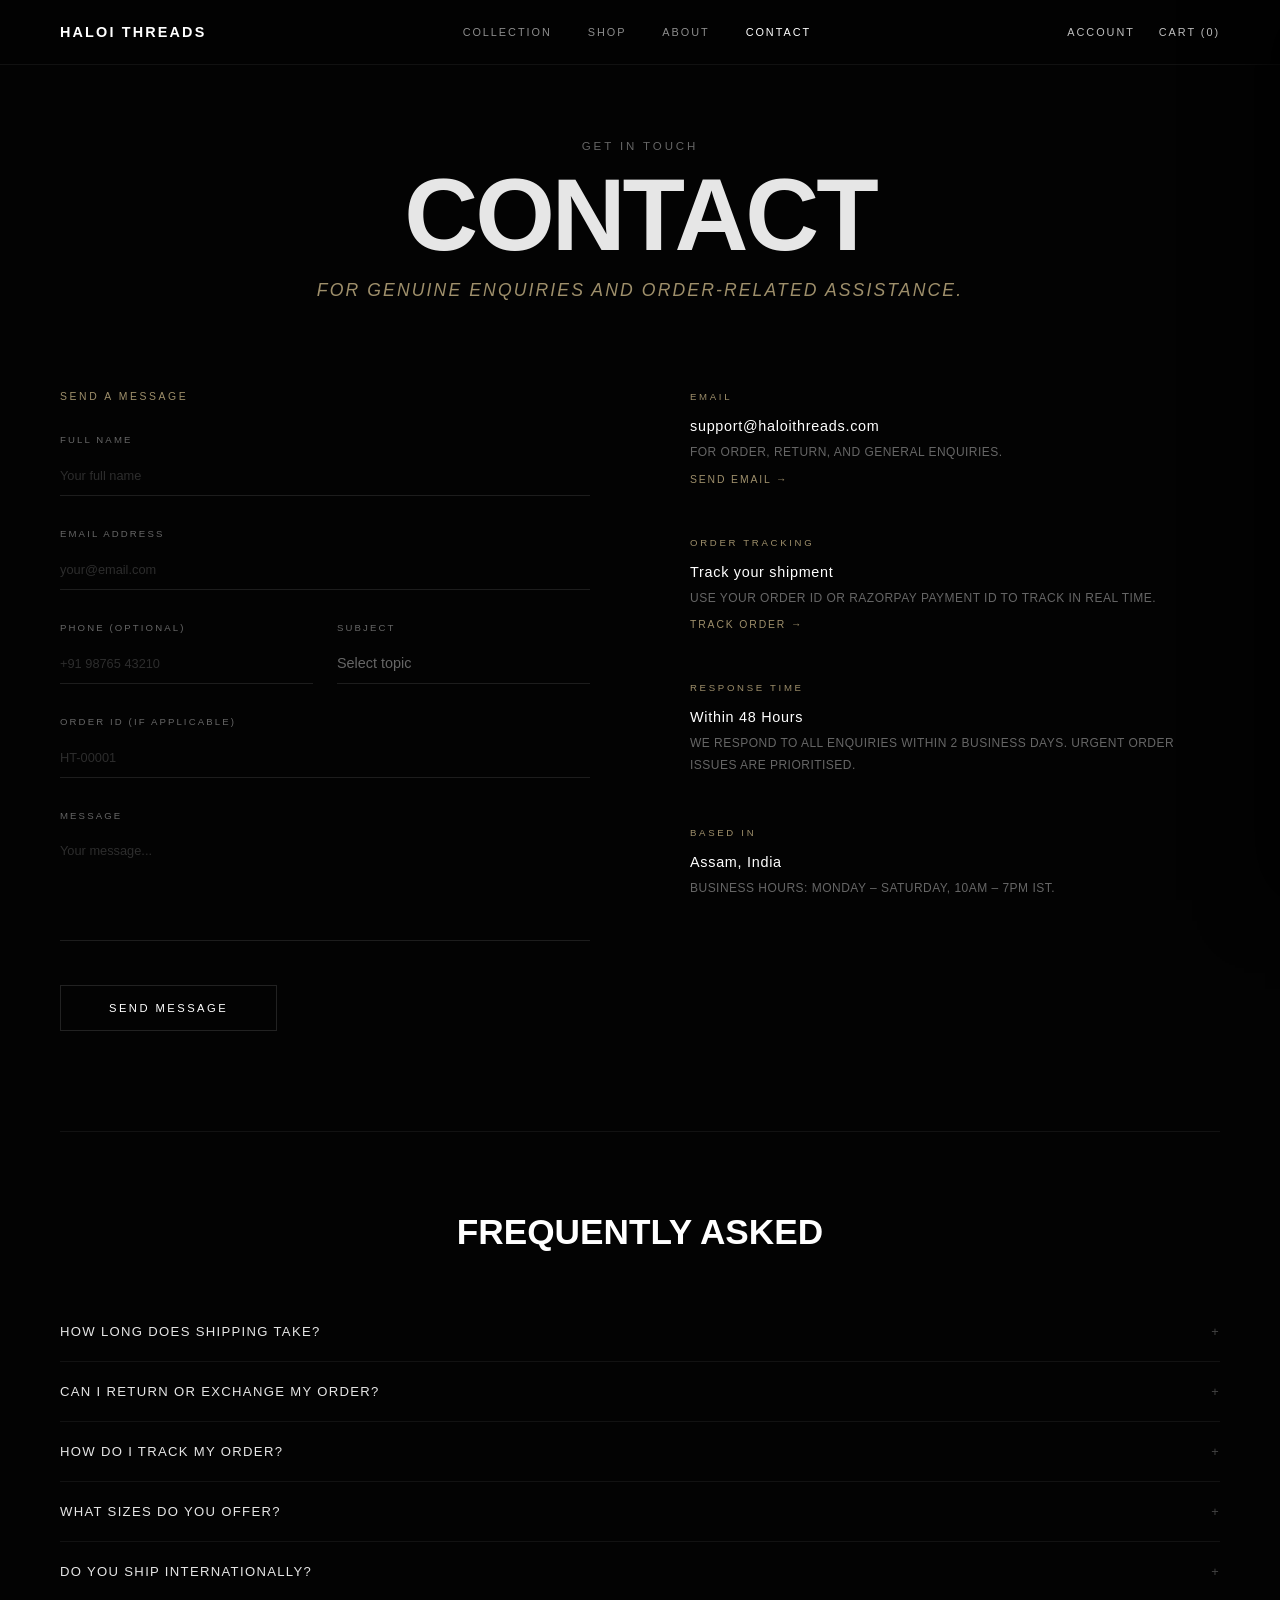
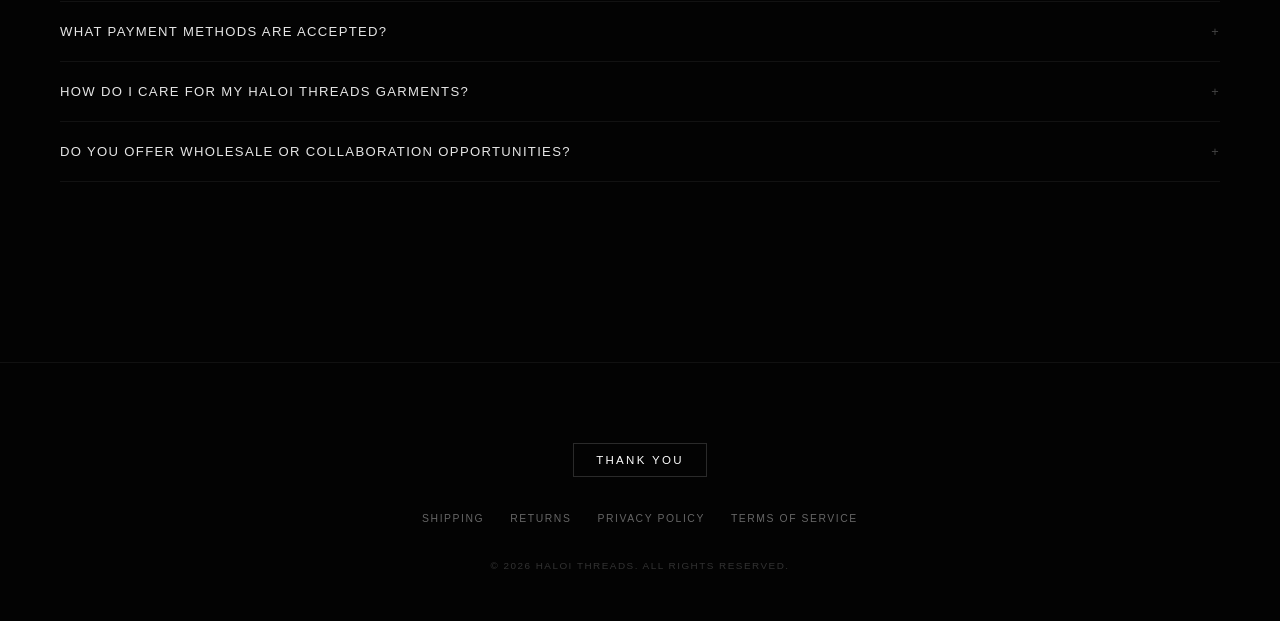
<file: contact.html>
<!DOCTYPE html>
<html lang="en">
<head>
    <meta charset="UTF-8">
    <meta name="viewport" content="width=device-width, initial-scale=1.0, maximum-scale=1.0, user-scalable=no">
    <title>Contact | Haloi Threads</title>
    <meta name="description" content="Contact Haloi Threads. For genuine enquiries and order-related assistance.">
    <link rel="stylesheet" href="design-system.css">
    <style>
        .contact-wrapper {
            max-width: var(--max-w);
            margin: 0 auto;
            padding: 140px var(--gutter) 100px;
        }

        /* ── HEADER ── */
        .contact-page-header {
            text-align: center;
            margin-bottom: 90px;
        }
        .contact-tagline {
            font-size: clamp(.9rem, 1.6vw, 1.1rem);
            color: var(--accent-muga);
            letter-spacing: .12em;
            text-transform: uppercase;
            margin-top: 18px;
            font-style: italic;
        }

        /* ── TWO-COL LAYOUT ── */
        .contact-layout {
            display: grid;
            grid-template-columns: 1fr 1fr;
            gap: 100px;
            align-items: start;
            margin-bottom: 100px;
        }

        /* ── FORM SIDE ── */
        .contact-form-section {}
        .contact-form-label {
            font-size: .65rem;
            text-transform: uppercase;
            letter-spacing: .25em;
            color: var(--accent-muga);
            display: block;
            margin-bottom: 32px;
        }
        .contact-field {
            margin-bottom: 32px;
            position: relative;
        }
        .contact-field label {
            display: block;
            font-size: .6rem;
            text-transform: uppercase;
            letter-spacing: .22em;
            color: var(--text-secondary);
            margin-bottom: 10px;
        }
        .contact-input {
            width: 100%;
            background: transparent;
            border: none;
            border-bottom: 1px solid rgba(255,255,255,.1);
            padding: 12px 0;
            color: var(--text-primary);
            font-family: var(--font);
            font-size: .9rem;
            outline: none;
            transition: border-color .4s var(--ease-luxury);
            -webkit-appearance: none;
            border-radius: 0;
        }
        .contact-input:focus { border-bottom-color: var(--accent-muga); }
        .contact-input::placeholder { color: #2d2d2d; font-size: .8rem; }
        textarea.contact-input { resize: none; min-height: 110px; }

        .contact-select-row { display: grid; grid-template-columns: 1fr 1fr; gap: 24px; }

        .btn-send {
            padding: 16px 48px;
            border: 1px solid rgba(255,255,255,.12);
            background: transparent;
            color: #fff;
            font-family: var(--font);
            font-size: .7rem;
            text-transform: uppercase;
            letter-spacing: .22em;
            cursor: pointer;
            transition: all .4s var(--ease-luxury);
            margin-top: 8px;
        }
        .btn-send:hover { border-color: var(--accent-muga); color: var(--accent-muga); }

        .form-success {
            display: none;
            padding: 24px;
            border: 1px solid rgba(158,143,107,.3);
            margin-top: 20px;
        }
        .form-success.show { display: block; }
        .form-success p {
            font-size: .72rem;
            text-transform: uppercase;
            letter-spacing: .15em;
            color: var(--accent-muga);
        }

        /* ── INFO SIDE ── */
        .contact-info-section {
            display: flex;
            flex-direction: column;
            gap: 50px;
        }
        .contact-info-block {}
        .info-block-label {
            font-size: .6rem;
            text-transform: uppercase;
            letter-spacing: .28em;
            color: var(--accent-muga);
            display: block;
            margin-bottom: 16px;
        }
        .info-block-value {
            font-size: .9rem;
            color: #fff;
            letter-spacing: .05em;
            margin-bottom: 8px;
        }
        .info-block-desc {
            font-size: .75rem;
            color: var(--text-secondary);
            line-height: 1.8;
            letter-spacing: .04em;
            text-transform: uppercase;
        }
        .info-block-link {
            display: inline-block;
            margin-top: 10px;
            font-size: .65rem;
            text-transform: uppercase;
            letter-spacing: .18em;
            color: var(--accent-muga);
            border-bottom: 1px solid transparent;
            transition: border-color .3s;
        }
        .info-block-link:hover { border-color: var(--accent-muga); }

        /* FAQ */
        .faq-section {
            border-top: 1px solid var(--border-dim);
            padding-top: 80px;
            margin-bottom: 80px;
        }
        .faq-header { margin-bottom: 50px; text-align: center; }
        .faq-title { font-size: clamp(1.4rem, 3vw, 2.2rem); text-transform: uppercase; font-weight: 700; color: #fff; }

        .faq-item {
            border-bottom: 1px solid var(--border-dim);
        }
        .faq-question {
            width: 100%;
            display: flex;
            justify-content: space-between;
            align-items: center;
            padding: 22px 0;
            cursor: pointer;
            font-family: var(--font);
            color: var(--text-primary);
            font-size: .82rem;
            text-transform: uppercase;
            letter-spacing: .1em;
            text-align: left;
            background: transparent;
            border: none;
            transition: color .3s;
        }
        .faq-question:hover { color: var(--accent-muga); }
        .faq-icon { font-size: .8rem; color: #444; transition: transform .4s var(--ease-luxury); flex-shrink: 0; }
        .faq-item.open .faq-icon { transform: rotate(45deg); color: var(--accent-muga); }
        .faq-answer {
            max-height: 0;
            overflow: hidden;
            transition: max-height .6s var(--ease-luxury), padding .4s;
        }
        .faq-item.open .faq-answer { max-height: 300px; padding-bottom: 20px; }
        .faq-answer p {
            font-size: .78rem;
            line-height: 1.85;
            color: var(--text-secondary);
            letter-spacing: .05em;
        }

        @media (max-width: 900px) {
            .contact-layout { grid-template-columns: 1fr; gap: 60px; }
            .contact-select-row { grid-template-columns: 1fr; }
        }
    </style>
</head>
<body>
    <div class="central-thread"><div class="thread-pulse"></div></div>

    <!-- CART DRAWER -->
    <div id="cart-overlay" onclick="HaloiCart.close()"></div>
    <div id="cart-drawer">
        <div class="cart-header">
            <span class="cart-title">Your Selection</span>
            <div class="close-cart" onclick="HaloiCart.close()">✕</div>
        </div>
        <div id="cart-items-wrapper" class="cart-items-container"></div>
        <div class="cart-footer">
            <div class="cart-row"><span>Subtotal</span><span id="cart-subtotal">₹0</span></div>
            <div class="cart-row"><span>Shipping</span><span>Calculated at checkout</span></div>
            <div class="cart-row total"><span>Total</span><span id="cart-total">₹0</span></div>
            <button id="btn-checkout" class="btn-checkout">Proceed to Checkout</button>
        </div>
    </div>
    <div id="checkout-modal"><div class="checkout-box" id="checkout-box"></div></div>

    <!-- NAV -->
    <nav id="main-nav">
        <a href="index.html" class="nav-logo">Haloi Threads</a>
        <div class="nav-links">
            <a href="collection.html" class="nav-item">Collection</a>
            <a href="shop.html" class="nav-item">Shop</a>
            <a href="about.html" class="nav-item">About</a>
            <a href="contact.html" class="nav-item" style="color:#fff;">Contact</a>
        </div>
        <div class="nav-right">
            <a href="profile.html" class="nav-cart-btn">Account</a>
            <button class="nav-cart-btn" onclick="HaloiCart.open()">Cart <span id="nav-cart-count">(0)</span></button>
            <div class="nav-hamburger" onclick="document.getElementById('main-nav').classList.toggle('nav-mobile-open')">
                <span></span><span></span><span></span>
            </div>
        </div>
    </nav>

    <main class="contact-wrapper">

        <!-- HEADER -->
        <div class="contact-page-header fade-up">
            <span class="text-label" style="margin-bottom:16px;display:block;">Get in Touch</span>
            <h1 class="text-display">Contact</h1>
            <p class="contact-tagline">For genuine enquiries and order-related assistance.</p>
        </div>

        <!-- TWO-COL LAYOUT -->
        <div class="contact-layout">

            <!-- FORM -->
            <div class="contact-form-section fade-up" style="transition-delay:.1s;">
                <span class="contact-form-label">Send a Message</span>
                <div class="contact-field">
                    <label for="cf-name">Full Name</label>
                    <input type="text" class="contact-input" id="cf-name" placeholder="Your full name" required>
                </div>
                <div class="contact-field">
                    <label for="cf-email">Email Address</label>
                    <input type="email" class="contact-input" id="cf-email" placeholder="your@email.com" required>
                </div>
                <div class="contact-select-row">
                    <div class="contact-field">
                        <label for="cf-phone">Phone (Optional)</label>
                        <input type="tel" class="contact-input" id="cf-phone" placeholder="+91 98765 43210">
                    </div>
                    <div class="contact-field">
                        <label for="cf-subject">Subject</label>
                        <select class="contact-input" id="cf-subject" style="cursor:pointer;background:#030303;color:#666;">
                            <option value="">Select topic</option>
                            <option>Order Enquiry</option>
                            <option>Return / Exchange</option>
                            <option>Sizing Help</option>
                            <option>Wholesale / Collab</option>
                            <option>Press</option>
                            <option>Other</option>
                        </select>
                    </div>
                </div>
                <div class="contact-field">
                    <label for="cf-order">Order ID (If applicable)</label>
                    <input type="text" class="contact-input" id="cf-order" placeholder="HT-00001">
                </div>
                <div class="contact-field">
                    <label for="cf-message">Message</label>
                    <textarea class="contact-input" id="cf-message" placeholder="Your message..." required></textarea>
                </div>
                <button class="btn-send" onclick="submitContactForm()">Send Message</button>

                <div class="form-success" id="form-success">
                    <p>✓ &nbsp; Message received. We'll respond within 48 hours.</p>
                </div>
            </div>

            <!-- INFO -->
            <div class="contact-info-section fade-up" style="transition-delay:.2s;">
                <div class="contact-info-block">
                    <span class="info-block-label">Email</span>
                    <div class="info-block-value">support@haloithreads.com</div>
                    <p class="info-block-desc">For order, return, and general enquiries.</p>
                    <a href="mailto:support@haloithreads.com" class="info-block-link">Send Email →</a>
                </div>

                <div class="contact-info-block">
                    <span class="info-block-label">Order Tracking</span>
                    <div class="info-block-value">Track your shipment</div>
                    <p class="info-block-desc">Use your Order ID or Razorpay Payment ID to track in real time.</p>
                    <a href="order-tracking.html" class="info-block-link">Track Order →</a>
                </div>

                <div class="contact-info-block">
                    <span class="info-block-label">Response Time</span>
                    <div class="info-block-value">Within 48 Hours</div>
                    <p class="info-block-desc">We respond to all enquiries within 2 business days. Urgent order issues are prioritised.</p>
                </div>

                <div class="contact-info-block">
                    <span class="info-block-label">Based In</span>
                    <div class="info-block-value">Assam, India</div>
                    <p class="info-block-desc">Business hours: Monday – Saturday, 10am – 7pm IST.</p>
                </div>
            </div>
        </div>

        <!-- FAQ -->
        <div class="faq-section">
            <div class="faq-header fade-up">
                <h2 class="faq-title">Frequently Asked</h2>
            </div>

            <div id="faq-list">
                <!-- Injected by JS -->
            </div>
        </div>

    </main>

    <footer>
        <div class="founder">THANK YOU</div>
                <div class="footer-links">
            <a href="shipping.html" class="footer-link">Shipping</a>
            <a href="return.html"   class="footer-link">Returns</a>
            <a href="privacy.html"  class="footer-link">Privacy Policy</a>
            <a href="terms.html"    class="footer-link">Terms of Service</a>
        </div>
        <p class="copyright">&copy; 2026 Haloi Threads. All Rights Reserved.</p>
    </footer>

    <script src="cart.js"></script>
    <script>
    /* ── FAQ DATA ── */
    const FAQS = [
        {
            q: "How long does shipping take?",
            a: "Standard delivery within India takes 5–7 business days after dispatch. Express delivery (2–3 days) is available at checkout for ₹350. Orders above ₹5,000 receive free standard shipping."
        },
        {
            q: "Can I return or exchange my order?",
            a: "Yes. We accept returns within 7 days of delivery for items in original, unworn condition with all tags attached. Sale items are final sale. Visit our Returns page for the full policy and to initiate a return."
        },
        {
            q: "How do I track my order?",
            a: "Visit our Order Tracking page and enter your Order ID (e.g. HT-00001) or your Razorpay Payment ID. A tracking link is also emailed to you once your order is dispatched."
        },
        {
            q: "What sizes do you offer?",
            a: "Haloi Threads garments are available in XS, S, M, L, XL, and XXL. Our pieces are designed with an intentionally relaxed, oversized silhouette — size down if you prefer a closer fit."
        },
        {
            q: "Do you ship internationally?",
            a: "International shipping is currently unavailable. We are expanding globally in Q3 2026. You can join our waitlist by emailing international@haloithreads.com."
        },
        {
            q: "What payment methods are accepted?",
            a: "We accept all major credit and debit cards, UPI, net banking, and wallets — all processed securely through Razorpay. We do not store any payment details on our servers."
        },
        {
            q: "How do I care for my Haloi Threads garments?",
            a: "Machine wash cold on a gentle cycle. Do not bleach. Dry flat or tumble dry on low. For our premium Muga silk blend pieces, dry cleaning is recommended to preserve the fabric integrity."
        },
        {
            q: "Do you offer wholesale or collaboration opportunities?",
            a: "Yes, select wholesale and collaboration enquiries are considered. Please use the contact form above with the subject 'Wholesale / Collab' and include details about your business."
        }
    ];

    /* Render FAQs */
    const faqList = document.getElementById('faq-list');
    faqList.innerHTML = FAQS.map((f, i) => `
    <div class="faq-item fade-up" style="transition-delay:${i * 0.05}s;" id="faq-${i}">
        <button class="faq-question" onclick="toggleFaq(${i})">
            <span>${f.q}</span>
            <span class="faq-icon">+</span>
        </button>
        <div class="faq-answer"><p>${f.a}</p></div>
    </div>`).join('');

    function toggleFaq(i) {
        const item = document.getElementById('faq-' + i);
        const isOpen = item.classList.contains('open');
        document.querySelectorAll('.faq-item').forEach(el => el.classList.remove('open'));
        if (!isOpen) item.classList.add('open');
    }

    /* ── CONTACT FORM ── */
    function submitContactForm() {
        const name    = document.getElementById('cf-name').value.trim();
        const email   = document.getElementById('cf-email').value.trim();
        const message = document.getElementById('cf-message').value.trim();

        if (!name || !email || !message) {
            alert('Please fill in your name, email, and message before sending.');
            return;
        }
        if (!/^[^\s@]+@[^\s@]+\.[^\s@]+$/.test(email)) {
            alert('Please enter a valid email address.');
            return;
        }

        /* In production, this would POST to your backend / Formspree / EmailJS */
        document.getElementById('form-success').classList.add('show');
        ['cf-name','cf-email','cf-phone','cf-order','cf-message'].forEach(id => {
            document.getElementById(id).value = '';
        });
        document.getElementById('cf-subject').selectedIndex = 0;
        window.scrollTo({ top: 0, behavior: 'smooth' });
    }

    /* ── SCROLL REVEAL ── */
    const obs = new IntersectionObserver(entries => {
        entries.forEach(e => { if (e.isIntersecting) { e.target.classList.add('active'); obs.unobserve(e.target); } });
    }, { threshold: .06 });
    document.querySelectorAll('.fade-up').forEach(el => obs.observe(el));
    </script>
</body>
</html>
</file>
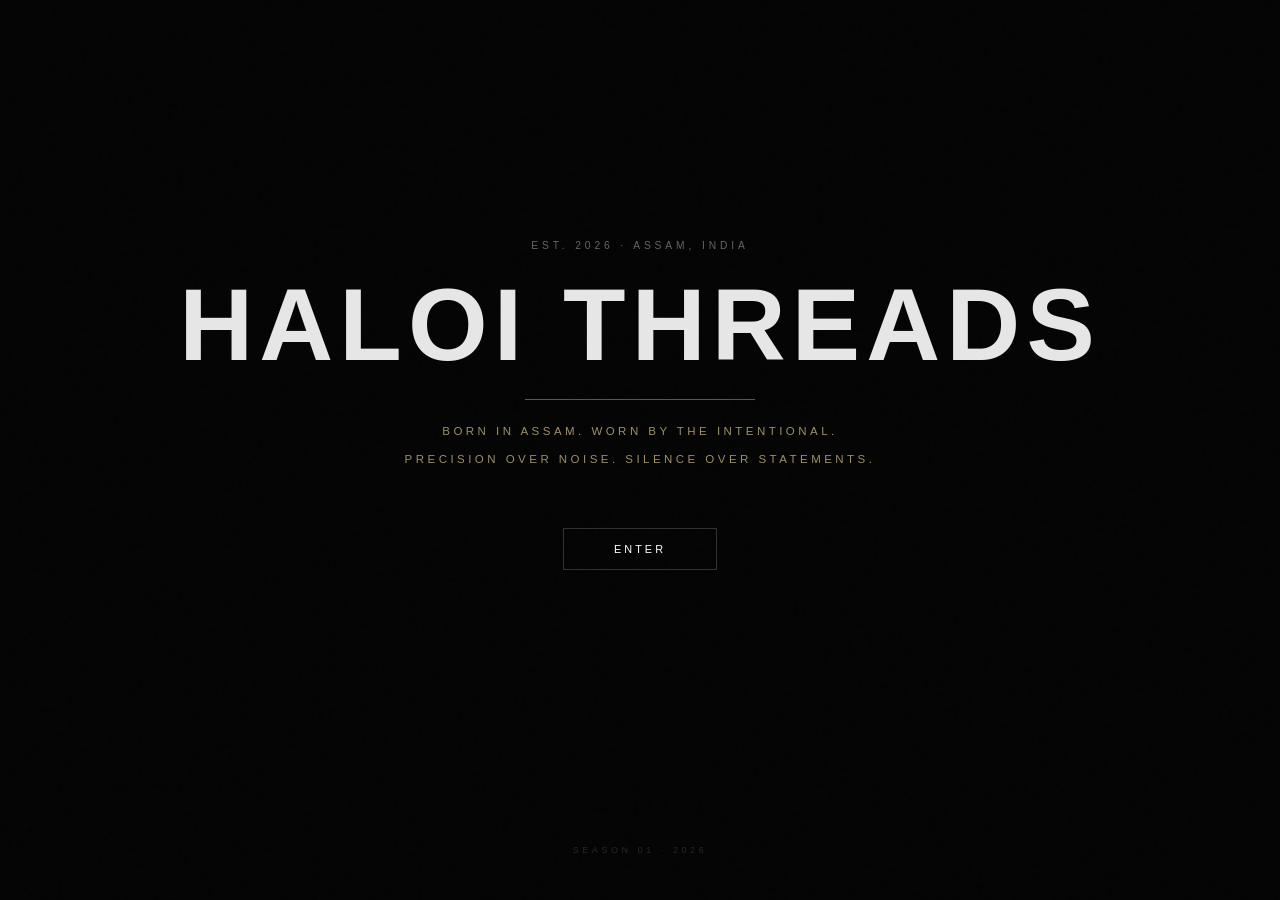
<file: intro.html>
<!DOCTYPE html>
<html lang="en">
<head>
    <meta charset="UTF-8">
    <meta name="viewport" content="width=device-width, initial-scale=1.0, maximum-scale=1.0, user-scalable=no">
    <title>Haloi Threads</title>
    <link rel="stylesheet" href="design-system.css">
    <style>
        /* ── LOCK BODY DURING INTRO ── */
        html, body {
            overflow: hidden;
            height: 100%;
        }

        /* ── FULL SCREEN INTRO ── */
        #intro-page {
            position: fixed;
            inset: 0;
            background: var(--bg-void);
            z-index: 9999;
            display: flex;
            flex-direction: column;
            justify-content: center;
            align-items: center;
            overflow: hidden;
        }

        /* ── LOOM LINES (vertical light streaks) ── */
        .intro-loom-lines {
            position: absolute;
            inset: 0;
            pointer-events: none;
        }
        .loom-line {
            position: absolute; top: -100%;
            width: 1px; height: 100%;
            background: linear-gradient(to bottom, transparent, rgba(255,255,255,.07), transparent);
            animation: loomPass 4s infinite linear;
        }
        .loom-line:nth-child(1){ left:15%; animation-duration:3s;   animation-delay:0s;   }
        .loom-line:nth-child(2){ left:35%; animation-duration:5s;   animation-delay:1s;   }
        .loom-line:nth-child(3){ left:55%; animation-duration:3.5s; animation-delay:.5s;  }
        .loom-line:nth-child(4){ left:75%; animation-duration:4.5s; animation-delay:1.5s; }
        .loom-line:nth-child(5){ left:90%; animation-duration:3.8s; animation-delay:2.2s; }
        @keyframes loomPass {
            0%   { top: -100%; opacity: 0; }
            20%  { opacity: 1; }
            80%  { opacity: 1; }
            100% { top: 100%;  opacity: 0; }
        }

        /* ── GRAIN TEXTURE OVERLAY ── */
        .grain-overlay {
            position: absolute;
            inset: 0;
            background-image: url("data:image/svg+xml,%3Csvg viewBox='0 0 200 200' xmlns='http://www.w3.org/2000/svg'%3E%3Cfilter id='noise'%3E%3CfeTurbulence type='fractalNoise' baseFrequency='0.9' numOctaves='4' stitchTiles='stitch'/%3E%3C/filter%3E%3Crect width='100%25' height='100%25' filter='url(%23noise)' opacity='0.04'/%3E%3C/svg%3E");
            pointer-events: none;
            opacity: 0.4;
        }

        /* ── CONTENT LAYOUT ── */
        .intro-content {
            position: relative;
            z-index: 2;
            display: flex;
            flex-direction: column;
            align-items: center;
            gap: clamp(14px, 2.5vh, 26px);
            /* push slightly above center for visual weight */
            margin-top: -10vh;
        }

        /* ── ORIGIN EYEBROW ── */
        .intro-origin {
            font-size: clamp(.52rem, 1vw, .64rem);
            text-transform: uppercase;
            letter-spacing: .38em;
            color: var(--text-secondary);
            opacity: 0;
            animation: fadeInUp .9s 0.4s var(--ease-luxury) forwards;
        }

        /* ── BRAND NAME ── */
        .intro-brand {
            font-size: clamp(2.6rem, 8vw, 6.4rem);
            font-weight: 700;
            text-transform: uppercase;
            color: var(--text-primary);
            letter-spacing: .06em;
            line-height: 1;
            opacity: 0;
            filter: blur(20px);
            animation: introBrandReveal 1.8s 0.2s var(--ease-luxury) forwards;
        }

        /* ── MUGA GOLD RULE ── */
        .intro-rule {
            width: 0;
            height: 1px;
            background: var(--accent-muga);
            opacity: 0;
            animation: introRuleDraw 1s 1.9s var(--ease-luxury) forwards;
        }

        /* ── TAGLINE LINES ── */
        .intro-tagline {
            opacity: 0;
            transform: translateY(10px);
            animation: introTaglineFade 1.1s 2.7s var(--ease-luxury) forwards;
            display: flex;
            flex-direction: column;
            align-items: center;
            gap: 8px;
        }
        .intro-tagline span {
            display: block;
            font-size: clamp(.58rem, 1.1vw, .72rem);
            text-transform: uppercase;
            letter-spacing: .3em;
            color: var(--accent-muga);
            line-height: 1.7;
            text-align: center;
        }

        /* ── ENTER BUTTON ── */
        .intro-enter-btn {
            opacity: 0;
            animation: fadeInUp .9s 3.8s var(--ease-luxury) forwards;
            margin-top: clamp(20px, 4vh, 40px);
            padding: 14px 50px;
            border: 1px solid rgba(255,255,255,.18);
            font-size: .68rem;
            text-transform: uppercase;
            letter-spacing: .28em;
            color: #fff;
            background: transparent;
            cursor: pointer;
            font-family: var(--font);
            position: relative;
            overflow: hidden;
            transition: color .45s ease;
        }
        .intro-enter-btn::before {
            content: '';
            position: absolute;
            inset: 0;
            background: var(--accent-muga);
            transform: scaleX(0);
            transform-origin: left;
            transition: transform .5s var(--ease-luxury);
            z-index: -1;
        }
        .intro-enter-btn:hover { color: #000; }
        .intro-enter-btn:hover::before { transform: scaleX(1); }

        /* ── BOTTOM YEAR ── */
        .intro-year {
            position: absolute;
            bottom: clamp(24px, 5vh, 50px);
            left: 50%;
            transform: translateX(-50%);
            font-size: .56rem;
            text-transform: uppercase;
            letter-spacing: .4em;
            color: rgba(255,255,255,.14);
            opacity: 0;
            animation: fadeInUp .8s 3.5s var(--ease-luxury) forwards;
            white-space: nowrap;
        }

        /* ── KEYFRAMES ── */
        @keyframes introBrandReveal {
            0%   { opacity: 0; filter: blur(20px); transform: scale(.97); }
            60%  { opacity: 1; filter: blur(0);    transform: scale(1);   }
            100% { opacity: 1; filter: blur(0);    transform: scale(1);   }
        }
        @keyframes introRuleDraw {
            0%   { width: 0;   opacity: 0; }
            30%  { opacity: .7; }
            100% { width: clamp(100px, 18vw, 240px); opacity: .6; }
        }
        @keyframes introTaglineFade {
            0%   { opacity: 0; transform: translateY(10px); }
            100% { opacity: 1; transform: translateY(0);    }
        }
        @keyframes fadeInUp {
            0%   { opacity: 0; transform: translateY(12px) translateX(0); }
            100% { opacity: 1; transform: translateY(0)    translateX(0); }
        }

        /* For .intro-year which has translateX(-50%) already */
        .intro-year {
            animation: fadeInUpYear .8s 3.5s var(--ease-luxury) forwards;
        }
        @keyframes fadeInUpYear {
            0%   { opacity: 0; }
            100% { opacity: 1; }
        }

        /* ── PAGE EXIT TRANSITION ── */
        #intro-page.exit {
            opacity: 0;
            pointer-events: none;
            transition: opacity 1.2s var(--ease-luxury);
        }

        /* ── MOBILE ── */
        @media (max-width: 480px) {
            .intro-brand { font-size: clamp(2rem, 11vw, 3.2rem); }
            .intro-tagline span { letter-spacing: .2em; font-size: .6rem; }
            .intro-enter-btn { padding: 13px 36px; font-size: .64rem; letter-spacing: .22em; }
        }
    </style>
</head>
<body>

    <!-- ── THREAD PULSE ── -->
    <div class="central-thread"><div class="thread-pulse"></div></div>

    <!-- ── INTRO PAGE ── -->
    <div id="intro-page">
        <div class="grain-overlay"></div>
        <div class="intro-loom-lines">
            <div class="loom-line"></div>
            <div class="loom-line"></div>
            <div class="loom-line"></div>
            <div class="loom-line"></div>
            <div class="loom-line"></div>
        </div>

        <div class="intro-content">
            <span class="intro-origin">Est. 2026 · Assam, India</span>
            <div class="intro-brand">Haloi Threads</div>
            <div class="intro-rule"></div>
            <div class="intro-tagline">
                <span>Born in Assam. Worn by the intentional.</span>
                <span>Precision over noise. Silence over statements.</span>
            </div>
            <button class="intro-enter-btn" id="btn-enter" onclick="enterSite()">Enter</button>
        </div>

        <span class="intro-year">Season 01 · 2026</span>
    </div>

    <script>
    /*
     * INTRO LOGIC — "show once per browser visit" system
     *
     * sessionStorage holds the flag for the current browser TAB session.
     * sessionStorage is automatically cleared when:
     *   — the tab is closed
     *   — the browser window is closed
     * So revisiting the URL (new tab / new window) = shows intro again.
     * Navigating within the site = skips intro (flag persists in session).
     */
    function enterSite() {
        // Mark this session as "intro already seen"
        sessionStorage.setItem('ht_intro_seen', '1');

        const page = document.getElementById('intro-page');
        page.classList.add('exit');

        // After fade, redirect to index
        setTimeout(() => {
            window.location.href = 'index.html';
        }, 1200);
    }

    // Optional: auto-enter after 6 seconds if user doesn't click
    setTimeout(() => {
        const btn = document.getElementById('btn-enter');
        if (btn) btn.click();
    }, 6000);
    </script>
</body>
</html>
</file>
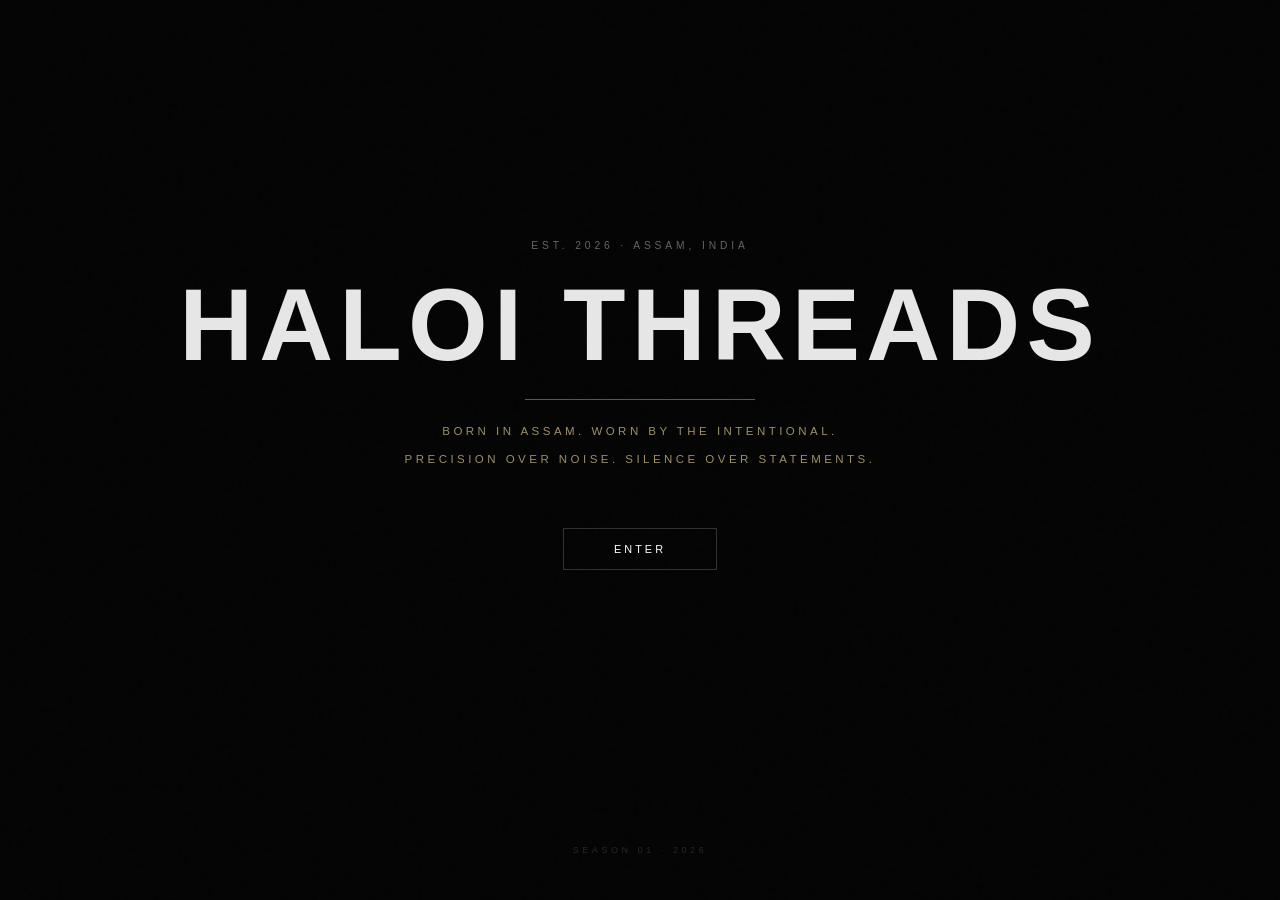
<file: intro1.html>
<!DOCTYPE html>
<html lang="en">
<head>
    <meta charset="UTF-8">
    <meta name="viewport" content="width=device-width, initial-scale=1.0, maximum-scale=1.0, user-scalable=no">
    <title>Haloi Threads | Minimalist Premium Streetwear</title>
    <meta name="description" content="Haloi Threads — Premium minimalist streetwear. Silence is structure.">
    <link rel="stylesheet" href="design-system.css">
    <style>
        /* ── HOME-ONLY STYLES ── */

        /* Hero Canvas */
        #thread-canvas {
            position:absolute; top:0; left:0;
            width:100%; height:100%;
            z-index:-1; opacity:.3;
            pointer-events:none;
        }

        #hero {
            height:100vh; width:100%;
            position:relative;
            display:flex; flex-direction:column;
            justify-content:center; align-items:center;
            text-align:center; padding:0 var(--gutter);
            overflow:hidden;
        }
        .hero-content { z-index:2; position:relative; }

        /* ── CHANGE 2: Intro — no box, no "Welcome", brand high + accent tagline ── */
        #intro-overlay {
            position:fixed; inset:0;
            background:var(--bg-void);
            z-index:9999;
            display:flex; flex-direction:column;
            justify-content:center; align-items:center;
            transition:opacity 1.4s ease-in-out, visibility 1.4s;
            overflow:hidden;
        }
        .intro-loom-lines { position:absolute; inset:0; pointer-events:none; }
        .loom-line {
            position:absolute; top:-100%;
            width:1px; height:100%;
            background:linear-gradient(to bottom, transparent, rgba(255,255,255,.07), transparent);
            animation:loomPass 4s infinite linear;
        }
        .loom-line:nth-child(1){ left:20%; animation-duration:3s;   animation-delay:0s;   }
        .loom-line:nth-child(2){ left:40%; animation-duration:5s;   animation-delay:1s;   }
        .loom-line:nth-child(3){ left:60%; animation-duration:3.5s; animation-delay:.5s;  }
        .loom-line:nth-child(4){ left:80%; animation-duration:4.5s; animation-delay:1.5s; }
        @keyframes loomPass {
            0%   { top:-100%; opacity:0; }
            20%  { opacity:1; }
            80%  { opacity:1; }
            100% { top:100%;  opacity:0; }
        }

        /* Intro content layout — brand sits upper-center */
        .intro-content {
            position:relative; text-align:center; z-index:2;
            display:flex; flex-direction:column; align-items:center;
            gap:clamp(14px, 2.5vh, 26px);
            margin-top:-14vh; /* push above visual center */
        }

        /* Brand name — large, clean, no box */
        .intro-brand {
            font-size:clamp(2.4rem, 7vw, 5.8rem);
            font-weight:700; text-transform:uppercase;
            color:var(--text-primary);
            letter-spacing:.1em; line-height:1;
            opacity:0; filter:blur(18px);
            animation:introBrandReveal 1.8s 0.2s var(--ease-luxury) forwards;
        }

        /* Muga gold rule under brand */
        .intro-rule {
            width:0; height:1px;
            background:var(--accent-muga);
            opacity:0;
            animation:introRuleDraw 0.9s 1.8s var(--ease-luxury) forwards;
        }

        /* Two accent-muga tagline lines */
        .intro-tagline {
            opacity:0; transform:translateY(10px);
            animation:introTaglineFade 1.1s 2.5s var(--ease-luxury) forwards;
            display:flex; flex-direction:column; align-items:center; gap:7px;
        }
        .intro-tagline span {
            display:block;
            font-size:clamp(.6rem, 1.1vw, .74rem);
            text-transform:uppercase; letter-spacing:.28em;
            color:var(--accent-muga); line-height:1.7;
        }

        @keyframes introBrandReveal {
            0%   { opacity:0; filter:blur(18px); transform:scale(.97); }
            50%  { opacity:1; filter:blur(0);    transform:scale(1);   }
            100% { opacity:1; filter:blur(0);    transform:scale(1);   }
        }
        @keyframes introRuleDraw {
            0%   { width:0; opacity:0; }
            30%  { opacity:.8; }
            100% { width:clamp(100px,16vw,220px); opacity:.65; }
        }
        @keyframes introTaglineFade {
            0%   { opacity:0; transform:translateY(10px); }
            100% { opacity:1; transform:translateY(0);    }
        }

        /* ── CHANGE 3: Hero title bigger, subtitle word changed ── */
        .hero-element {
            opacity:0; transform:translateY(20px);
            transition:opacity 1.5s var(--ease-luxury), transform 1.5s var(--ease-luxury);
        }
        .hero-element.visible { opacity:1; transform:translateY(0); }

        .hero-title {
            background:linear-gradient(180deg, #ffffff 0%, #888 100%);
            -webkit-background-clip:text; -webkit-text-fill-color:transparent;
            background-clip:text;
            margin-bottom:1.5rem;
            /* CHANGE 3: noticeably bigger */
            font-size:clamp(4rem, 12vw, 9rem);
            line-height:.9; letter-spacing:-.03em;
            font-weight:700; text-transform:uppercase;
        }
        .hero-subtitle {
            margin-bottom:3.5rem;
            max-width:440px; margin-left:auto; margin-right:auto;
            font-weight:400; text-transform:uppercase;
            /* CHANGE 3: slightly larger, "Luxury" → "Essence" */
            letter-spacing:.26em; font-size:.84rem;
            color:var(--text-secondary);
        }

        /* ── CHANGE 4: View Collection button — bigger + fill animation ── */
        .hero-cta-btn {
            display:inline-block;
            padding:18px 58px;
            border:1px solid rgba(255,255,255,.18);
            text-transform:uppercase;
            letter-spacing:.24em; font-size:.84rem;
            color:#fff; background:transparent;
            position:relative; overflow:hidden;
            transition:color .45s ease;
            text-decoration:none;
            font-family:var(--font);
        }
        .hero-cta-btn::before {
            content:''; position:absolute; inset:0;
            background:var(--accent-muga);
            transform:scaleX(0); transform-origin:left;
            transition:transform .5s var(--ease-luxury);
            z-index:-1;
        }
        .hero-cta-btn:hover { color:#000; }
        .hero-cta-btn:hover::before { transform:scaleX(1); }

        /* ── CHANGE 5: Philosophy — narrower container ── */
        .philosophy-section {
            padding:160px var(--gutter);
            border-bottom:1px solid var(--border-dim);
            position:relative; z-index:2;
        }
        .identity-container {
            max-width:560px; /* CHANGE 5: reduced from 860px */
            margin:0 auto; text-align:center;
        }
        .identity-headline {
            font-size:clamp(1.4rem, 3vw, 2.4rem);
            margin:20px 0 30px;
            font-weight:300; letter-spacing:.05em;
            color:#fff; line-height:1.25; text-transform:uppercase;
        }
        .identity-text {
            font-size:clamp(.82rem, 1.3vw, .9rem);
            line-height:2; color:#666;
            text-transform:uppercase; letter-spacing:.1em;
        }

        /* Products Section — unchanged */
        .products-section {
            padding:120px var(--gutter);
            border-bottom:1px solid var(--border-dim);
            position:relative; z-index:2;
        }
        .section-header {
            display:flex; justify-content:space-between; align-items:flex-end;
            margin-bottom:70px; padding-bottom:22px;
            border-bottom:1px solid rgba(255,255,255,.06);
        }
        .section-title { font-size:1.4rem; letter-spacing:.1em; font-weight:400; text-transform:uppercase; }
        .section-link { font-size:.65rem; letter-spacing:.2em; text-transform:uppercase; color:var(--text-secondary); border-bottom:1px solid #333; transition:color .3s, border-color .3s; }
        .section-link:hover { color:var(--text-primary); border-color:var(--text-primary); }

        .works-grid {
            display:grid;
            grid-template-columns:repeat(auto-fit, minmax(300px, 1fr));
            gap:2px;
            background:rgba(255,255,255,.04);
            border:1px solid rgba(255,255,255,.04);
            position:relative; z-index:2;
        }
        .work-item {
            cursor:pointer; position:relative;
            background:rgba(8,8,8,.6); padding:40px;
            transition:background .5s;
            display:flex; flex-direction:column; align-items:center;
        }
        .work-item:hover { background:#080808; }
        .work-image-box {
            width:100%; aspect-ratio:1;
            margin-bottom:28px; position:relative;
            display:flex; align-items:center; justify-content:center;
            overflow:hidden;
        }
        .garment-art {
            width:50%; height:60%; background:#1a1a1a;
            box-shadow:0 40px 80px -20px rgba(0,0,0,1);
            transition:transform .6s var(--ease-luxury);
        }
        .work-item:hover .garment-art { transform:scale(1.06); }
        .work-info { width:100%; display:flex; flex-direction:column; align-items:center; gap:10px; z-index:2; }
        .work-title { font-weight:700; color:#fff; text-transform:uppercase; letter-spacing:.15em; font-size:.85rem; }
        .work-price { color:var(--text-secondary); font-size:.75rem; letter-spacing:.1em; }

        /* Seasonal Archive — unchanged */
        .archive-section { padding:120px var(--gutter) 160px; position:relative; z-index:2; }
        .collection-hero {
            width:100%; height:50vh; background:rgba(8,8,8,.5);
            position:relative; overflow:hidden;
            display:flex; align-items:center; justify-content:center;
            border:1px solid var(--border-dim);
        }
        .collection-hero-bg { position:absolute; inset:0; background:linear-gradient(135deg,#050505,#0d0d0d); z-index:1; }
        .collection-hero-text { z-index:2; text-align:center; }

        /* ── CHANGE 6: Navbar — blur transparent glass ── */
        nav {
            background:rgba(4,4,4,.38) !important;
            backdrop-filter:blur(26px) saturate(160%) !important;
            -webkit-backdrop-filter:blur(26px) saturate(160%) !important;
            border-bottom:1px solid rgba(255,255,255,.06) !important;
        }

        /* ── CHANGE 8 & 9: Dropdown nav styles ── */
        .nav-links { gap:26px; }
        .nav-item  { font-size:.63rem; }

        /* Dropdown wrapper */
        .nav-dropdown { position:relative; }

        .nav-dropdown-trigger {
            font-size:.63rem; text-transform:uppercase;
            letter-spacing:.18em; color:rgba(255,255,255,.55);
            cursor:pointer; display:flex; align-items:center; gap:4px;
            background:none; border:none; font-family:var(--font);
            transition:color .3s;
        }
        .nav-dropdown-trigger:hover { color:#fff; }
        .nav-dropdown-trigger .caret { font-size:.48rem; opacity:.5; transition:transform .3s; }
        .nav-dropdown:hover .caret   { transform:rotate(180deg); }

        /* ── CHANGE 9: Dropdown menu — glass blur ── */
        .nav-dropdown-menu {
            position:absolute; top:calc(100% + 18px);
            left:50%; transform:translateX(-50%) translateY(-8px);
            background:rgba(6,6,6,.80);
            backdrop-filter:blur(30px) saturate(180%);
            -webkit-backdrop-filter:blur(30px) saturate(180%);
            border:1px solid rgba(255,255,255,.08);
            min-width:176px;
            opacity:0; visibility:hidden;
            transition:opacity .35s var(--ease-luxury), transform .35s var(--ease-luxury), visibility .35s;
            z-index:200;
        }
        .nav-dropdown:hover .nav-dropdown-menu {
            opacity:1; visibility:visible;
            transform:translateX(-50%) translateY(0);
        }
        .nav-dropdown-item {
            display:block; padding:13px 18px;
            font-size:.6rem; text-transform:uppercase; letter-spacing:.15em;
            color:rgba(255,255,255,.48);
            border-bottom:1px solid rgba(255,255,255,.04);
            transition:color .25s, background .25s;
            text-decoration:none;
        }
        .nav-dropdown-item:last-child { border-bottom:none; }
        .nav-dropdown-item:hover { color:#fff; background:rgba(255,255,255,.05); }

        /* ── MOBILE — all screens ── */
        @media (max-width:768px) {
            /* CHANGE 9: mobile menu glass */
            .nav-mobile-open .nav-links {
                display:flex !important; flex-direction:column;
                position:fixed; top:60px; left:0; width:100%;
                background:rgba(3,3,3,.78) !important;
                backdrop-filter:blur(28px) saturate(180%) !important;
                -webkit-backdrop-filter:blur(28px) saturate(180%) !important;
                border-bottom:1px solid rgba(255,255,255,.07) !important;
                padding:20px var(--gutter) 28px;
                gap:0; z-index:150;
            }
            .nav-mobile-open .nav-item {
                display:block; padding:14px 0;
                border-bottom:1px solid rgba(255,255,255,.05);
                color:rgba(255,255,255,.65);
                font-size:.7rem; letter-spacing:.18em;
            }
            /* Show dropdown inline in mobile */
            .nav-dropdown-trigger {
                display:block; padding:14px 0;
                border-bottom:1px solid rgba(255,255,255,.05);
                color:rgba(255,255,255,.65);
                font-size:.7rem; letter-spacing:.18em;
                width:100%;
            }
            .nav-dropdown-menu {
                position:static; transform:none;
                opacity:1; visibility:visible;
                background:transparent; border:none;
                backdrop-filter:none; -webkit-backdrop-filter:none;
                padding-left:16px; min-width:auto;
            }
            .nav-dropdown-item {
                font-size:.64rem; letter-spacing:.14em;
                color:rgba(255,255,255,.38); padding:10px 0;
            }
            .caret { display:none; }

            /* CHANGE 4: smaller btn on mobile */
            .hero-cta-btn { padding:16px 36px; font-size:.76rem; }

            /* Other layout */
            .works-grid { grid-template-columns:1fr; }
            .section-header { flex-direction:column; align-items:flex-start; gap:16px; }
            .philosophy-section,
            .products-section,
            .archive-section { padding-left:20px; padding-right:20px; }
        }

        @media (max-width:480px) {
            .hero-title  { font-size:clamp(3.2rem, 14vw, 5rem); }
            .hero-cta-btn { padding:14px 28px; font-size:.72rem; letter-spacing:.18em; }
            .hero-subtitle { font-size:.76rem; letter-spacing:.2em; }
            .intro-brand { font-size:clamp(1.9rem, 9vw, 3rem); }
            .philosophy-section { padding-top:90px; padding-bottom:90px; }
        }
    </style>
</head>
<body>
            <div class="loom-line"></div>
            <div class="loom-line"></div>
            <div class="loom-line"></div>
        </div>
        <div class="intro-content">
            <div class="intro-brand">Haloi Threads</div>
            <div class="intro-rule"></div>
            <div class="intro-tagline">
                <span>Born in Assam. Worn by the intentional.</span>
                <span>Precision over noise. Silence over statements.</span>
            </div>
        </div>
    </div>

    <!-- THREAD PULSE -->
    <div class="central-thread" id="central-thread">
        <div class="thread-pulse"></div>
    </div>

    <!-- CART DRAWER -->
    <div id="cart-overlay" onclick="HaloiCart.close()"></div>
    <div id="cart-drawer">
        <div class="cart-header">
            <span class="cart-title">Your Selection</span>
            <div class="close-cart" onclick="HaloiCart.close()">✕</div>
        </div>
        <div id="cart-items-wrapper" class="cart-items-container"></div>
        <div class="cart-footer">
            <div class="cart-row"><span>Subtotal</span><span id="cart-subtotal">₹0</span></div>
            <div class="cart-row"><span>Shipping</span><span>Calculated at checkout</span></div>
            <div class="cart-row total"><span>Total</span><span id="cart-total">₹0</span></div>
            <button id="btn-checkout" class="btn-checkout">Proceed to Checkout</button>
        </div>
    </div>

    <!-- CHECKOUT MODAL -->
    <div id="checkout-modal">
        <div class="checkout-box" id="checkout-box"></div>
    </div>

    <!-- ── CHANGE 6, 8, 9: Nav — glass blur, all pages in menu, dropdown glass ── -->
    <nav id="main-nav">
        <a href="index.html" class="nav-logo">Haloi Threads</a>
        <div class="nav-links">
            <a href="collection.html" class="nav-item">Collection</a>
            <a href="shop.html"       class="nav-item">Shop</a>
            <a href="about.html"      class="nav-item">About</a>
            <a href="contact.html"    class="nav-item">Contact</a>
            <!-- CHANGE 8: Account pages in dropdown -->
            <div class="nav-dropdown">
                <button class="nav-dropdown-trigger">
                    Account <span class="caret">▾</span>
                </button>
                <div class="nav-dropdown-menu">
                    <a href="login.html"         class="nav-dropdown-item">Sign In</a>
                    <a href="signup.html"         class="nav-dropdown-item">Create Account</a>
                    <a href="profile.html"        class="nav-dropdown-item">My Profile</a>
                    <a href="order-tracking.html" class="nav-dropdown-item">Track Order</a>
                </div>
            </div>
        </div>
        <div class="nav-right">
            <button class="nav-cart-btn" onclick="HaloiCart.open()">
                Cart <span id="nav-cart-count">(0)</span>
            </button>
            <div class="nav-hamburger" id="nav-hamburger" onclick="toggleMobileNav()">
                <span></span><span></span><span></span>
            </div>
        </div>
    </nav>

    <!-- HERO -->
    <section id="hero">
        <canvas id="thread-canvas"></canvas>
        <div class="hero-content">
            <!-- CHANGE 3: bigger title, subtitle word changed -->
            <h1 class="hero-title hero-element">Silence Is<br>Structure</h1>
            <p class="hero-subtitle hero-element">The Essence of Absence.</p>
            <!-- CHANGE 4: bigger button, fill-on-hover, links to collection.html -->
            <a href="collection.html" class="hero-cta-btn hero-element" id="hero-cta">View Collection</a>
        </div>
    </section>

    <!-- CHANGE 5: Philosophy — narrower container -->
    <section class="philosophy-section">
        <div class="identity-container">
            <div class="text-label fade-up">Philosophy</div>
            <h2 class="identity-headline fade-up" style="transition-delay:.1s;">
                We don't follow trends.<br>
                <span class="accent-text" style="font-style:italic;">We build legacy.</span>
            </h2>
            <p class="identity-text fade-up" style="transition-delay:.2s;">
                Crafted from the finest materials and defined by precise detailing.
                Haloi Threads represents a new era of streetwear—sophisticated, timeless, and purposely understated.
                Designed for those who speak without words.
            </p>
        </div>
    </section>

    <!-- LATEST PRODUCTS -->
    <section class="products-section">
        <div class="section-header fade-up">
            <h3 class="section-title">Latest Artifacts</h3>
            <a href="shop.html" class="section-link">View Full Collection</a>
        </div>
        <div class="works-grid">
            <div class="work-item fade-up" style="transition-delay:.1s;" onclick="window.location.href='shop.html'">
                <div class="work-image-box">
                    <div class="garment-art" style="background:#151515;"></div>
                </div>
                <div class="work-info">
                    <span class="work-title">Eclipse Hoodie</span>
                    <span class="work-price">₹4,800 INR</span>
                </div>
            </div>
            <div class="work-item fade-up" style="transition-delay:.2s;" onclick="window.location.href='shop.html'">
                <div class="work-image-box">
                    <div class="garment-art" style="background:#222222;"></div>
                </div>
                <div class="work-info">
                    <span class="work-title">Structure Tee</span>
                    <span class="work-price">₹2,400 INR</span>
                </div>
            </div>
            <div class="work-item fade-up" style="transition-delay:.3s;" onclick="window.location.href='shop.html'">
                <div class="work-image-box">
                    <div class="garment-art" style="background:#c8c8c8;"></div>
                </div>
                <div class="work-info">
                    <span class="work-title">Mono Trouser</span>
                    <span class="work-price">₹5,200 INR</span>
                </div>
            </div>
        </div>
    </section>

    <!-- SEASONAL ARCHIVE -->
    <section class="archive-section">
        <div class="section-header fade-up">
            <h3 class="section-title">Seasonal Archive</h3>
            <a href="collection.html" class="section-link">All Collections</a>
        </div>
        <div class="collection-hero fade-up" onclick="window.location.href='collection.html'" style="cursor:pointer;">
            <div class="collection-hero-bg"></div>
            <div class="collection-hero-text">
                <h2 class="text-display" style="font-size:clamp(2rem,6vw,4rem); color:#2a2a2a;">Season 01</h2>
                <p class="text-label" style="margin-top:16px; color:#333;">Enter the archive →</p>
            </div>
        </div>
    </section>

    <!-- CHANGE 7: Footer — only policy pages -->
    <footer>
        <div class="founder">THANK YOU</div>
                <div class="footer-links">
            <a href="shipping.html" class="footer-link">Shipping</a>
            <a href="return.html"   class="footer-link">Returns</a>
            <a href="privacy.html"  class="footer-link">Privacy Policy</a>
            <a href="terms.html"    class="footer-link">Terms of Service</a>
        </div>
        <p class="copyright">&copy; 2026 Haloi Threads. All Rights Reserved.</p>
    </footer>

    <script src="cart.js"></script>
    <script>
    /* ── SESSION CHECK: redirect to intro.html if not seen yet ── */
    (function() {
        if (!sessionStorage.getItem('ht_intro_seen')) {
            window.location.replace('intro.html');
        }
    })();

    /* ── HERO ENTRANCE (always runs — intro already played) ── */
    window.addEventListener('load', () => {
        const heroElements = document.querySelectorAll('.hero-element');
        setTimeout(() => heroElements[0]?.classList.add('visible'), 200);
        setTimeout(() => heroElements[1]?.classList.add('visible'), 600);
        setTimeout(() => heroElements[2]?.classList.add('visible'), 1000);
    });

    /* ── THREAD HOVER ── */
    const heroCtaBtn    = document.getElementById('hero-cta');
    const centralThread = document.getElementById('central-thread');
    if (heroCtaBtn) {
        heroCtaBtn.addEventListener('mouseenter', () => centralThread.classList.add('active'));
        heroCtaBtn.addEventListener('mouseleave', () => centralThread.classList.remove('active'));
    }

    /* ── SCROLL REVEAL ── */
    const revealObserver = new IntersectionObserver(entries => {
        entries.forEach(e => {
            if (e.isIntersecting) {
                e.target.classList.add('active');
                revealObserver.unobserve(e.target);
            }
        });
    }, { threshold:.1, rootMargin:'0px 0px -50px 0px' });
    document.querySelectorAll('.fade-up').forEach(el => revealObserver.observe(el));

    /* ── CANVAS PARTICLES ── */
    const canvas = document.getElementById('thread-canvas');
    const ctx    = canvas.getContext('2d');
    let W, H, particles = [];

    function resize() {
        W = canvas.width  = window.innerWidth;
        H = canvas.height = window.innerHeight;
        initP();
    }
    class Particle {
        constructor() {
            this.x    = Math.random() * W;
            this.y    = Math.random() * H;
            this.size = Math.random() * 1.4;
            this.vx   = (Math.random() - .5) * .04;
            this.vy   = (Math.random() - .5) * .04;
            this.life = Math.random() * 100;
        }
        update() {
            this.x += this.vx; this.y += this.vy;
            if (this.x < 0) this.x = W; if (this.x > W) this.x = 0;
            if (this.y < 0) this.y = H; if (this.y > H) this.y = 0;
            this.life += .005;
            this.opacity = (Math.sin(this.life) + 1) / 2 * .28;
        }
        draw() {
            ctx.fillStyle = `rgba(255,255,255,${this.opacity})`;
            ctx.beginPath(); ctx.arc(this.x, this.y, this.size, 0, Math.PI*2); ctx.fill();
        }
    }
    function initP() {
        particles = [];
        const count = Math.min((W * H) / 15000, 60);
        for (let i = 0; i < count; i++) particles.push(new Particle());
    }
    function animate() {
        ctx.clearRect(0, 0, W, H);
        particles.forEach(p => { p.update(); p.draw(); });
        requestAnimationFrame(animate);
    }
    window.addEventListener('resize', resize);
    resize(); animate();

    /* ── MOBILE NAV ── */
    function toggleMobileNav() {
        document.getElementById('main-nav').classList.toggle('nav-mobile-open');
    }
    </script>
</body>
</html>
</file>
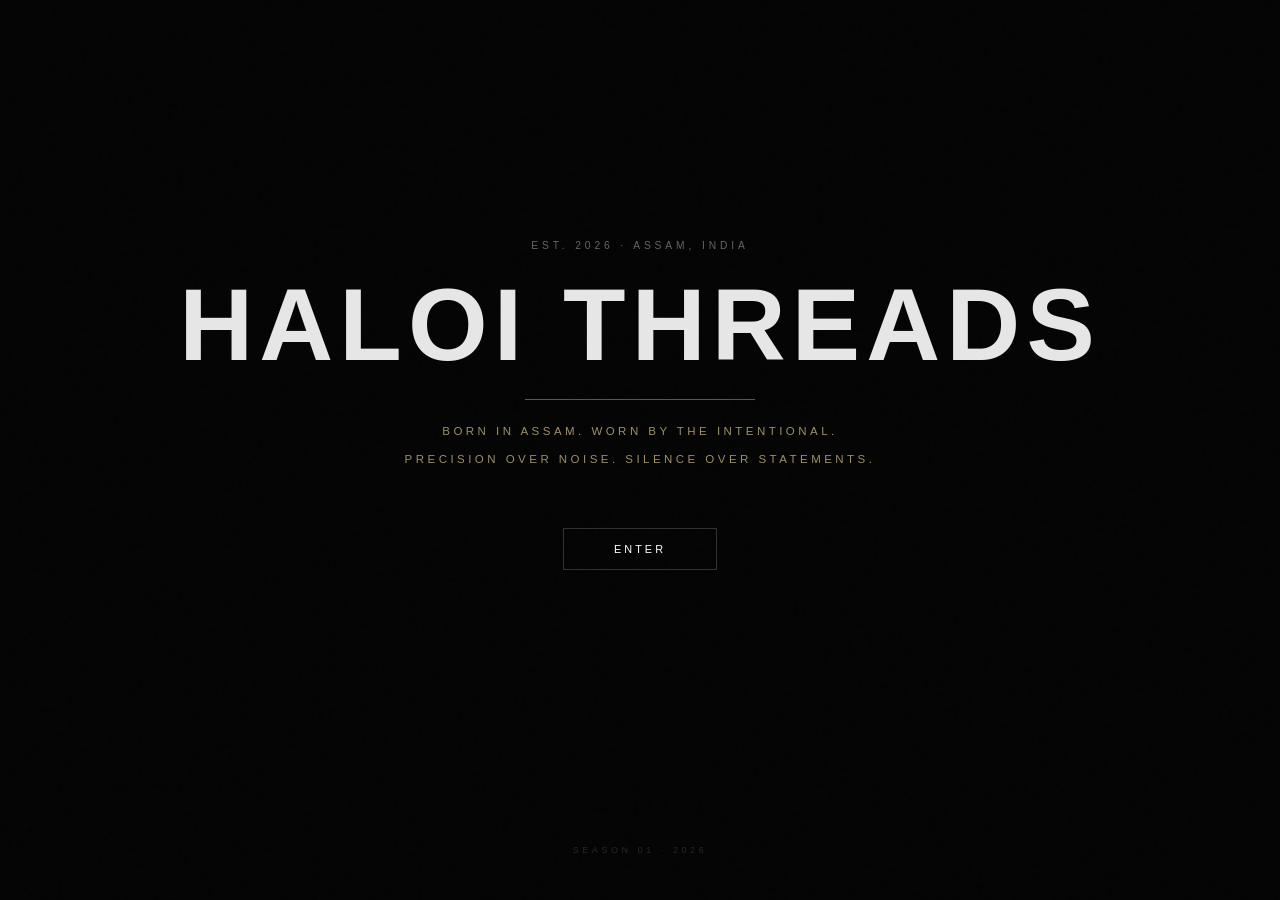
<file: intro11.html>
<!DOCTYPE html>
<html lang="en">
<head>
    <meta charset="UTF-8">
    <meta name="viewport" content="width=device-width, initial-scale=1.0, maximum-scale=1.0, user-scalable=no">
    <title>Haloi Threads</title>
    <link rel="stylesheet" href="design-system.css">
    <style>
        /* ── LOCK BODY DURING INTRO ── */
        html, body {
            overflow: hidden;
            height: 100%;
        }

        /* ── FULL SCREEN INTRO ── */
        #intro-page {
            position: fixed;
            inset: 0;
            background: var(--bg-void);
            z-index: 9999;
            display: flex;
            flex-direction: column;
            justify-content: center;
            align-items: center;
            overflow: hidden;
        }

        /* ── LOOM LINES (vertical light streaks) ── */
        .intro-loom-lines {
            position: absolute;
            inset: 0;
            pointer-events: none;
        }
        .loom-line {
            position: absolute; top: -100%;
            width: 1px; height: 100%;
            background: linear-gradient(to bottom, transparent, rgba(255,255,255,.07), transparent);
            animation: loomPass 4s infinite linear;
        }
        .loom-line:nth-child(1){ left:15%; animation-duration:3s;   animation-delay:0s;   }
        .loom-line:nth-child(2){ left:35%; animation-duration:5s;   animation-delay:1s;   }
        .loom-line:nth-child(3){ left:55%; animation-duration:3.5s; animation-delay:.5s;  }
        .loom-line:nth-child(4){ left:75%; animation-duration:4.5s; animation-delay:1.5s; }
        .loom-line:nth-child(5){ left:90%; animation-duration:3.8s; animation-delay:2.2s; }
        @keyframes loomPass {
            0%   { top: -100%; opacity: 0; }
            20%  { opacity: 1; }
            80%  { opacity: 1; }
            100% { top: 100%;  opacity: 0; }
        }

        /* ── GRAIN TEXTURE OVERLAY ── */
        .grain-overlay {
            position: absolute;
            inset: 0;
            background-image: url("data:image/svg+xml,%3Csvg viewBox='0 0 200 200' xmlns='http://www.w3.org/2000/svg'%3E%3Cfilter id='noise'%3E%3CfeTurbulence type='fractalNoise' baseFrequency='0.9' numOctaves='4' stitchTiles='stitch'/%3E%3C/filter%3E%3Crect width='100%25' height='100%25' filter='url(%23noise)' opacity='0.04'/%3E%3C/svg%3E");
            pointer-events: none;
            opacity: 0.4;
        }

        /* ── CONTENT LAYOUT ── */
        .intro-content {
            position: relative;
            z-index: 2;
            display: flex;
            flex-direction: column;
            align-items: center;
            gap: clamp(14px, 2.5vh, 26px);
            /* push slightly above center for visual weight */
            margin-top: -10vh;
        }

        /* ── ORIGIN EYEBROW ── */
        .intro-origin {
            font-size: clamp(.52rem, 1vw, .64rem);
            text-transform: uppercase;
            letter-spacing: .38em;
            color: var(--text-secondary);
            opacity: 0;
            animation: fadeInUp .9s 0.4s var(--ease-luxury) forwards;
        }

        /* ── BRAND NAME ── */
        .intro-brand {
            font-size: clamp(2.6rem, 8vw, 6.4rem);
            font-weight: 700;
            text-transform: uppercase;
            color: var(--text-primary);
            letter-spacing: .06em;
            line-height: 1;
            opacity: 0;
            filter: blur(20px);
            animation: introBrandReveal 1.8s 0.2s var(--ease-luxury) forwards;
        }

        /* ── MUGA GOLD RULE ── */
        .intro-rule {
            width: 0;
            height: 1px;
            background: var(--accent-muga);
            opacity: 0;
            animation: introRuleDraw 1s 1.9s var(--ease-luxury) forwards;
        }

        /* ── TAGLINE LINES ── */
        .intro-tagline {
            opacity: 0;
            transform: translateY(10px);
            animation: introTaglineFade 1.1s 2.7s var(--ease-luxury) forwards;
            display: flex;
            flex-direction: column;
            align-items: center;
            gap: 8px;
        }
        .intro-tagline span {
            display: block;
            font-size: clamp(.58rem, 1.1vw, .72rem);
            text-transform: uppercase;
            letter-spacing: .3em;
            color: var(--accent-muga);
            line-height: 1.7;
            text-align: center;
        }

        /* ── ENTER BUTTON ── */
        .intro-enter-btn {
            opacity: 0;
            animation: fadeInUp .9s 3.8s var(--ease-luxury) forwards;
            margin-top: clamp(20px, 4vh, 40px);
            padding: 14px 50px;
            border: 1px solid rgba(255,255,255,.18);
            font-size: .68rem;
            text-transform: uppercase;
            letter-spacing: .28em;
            color: #fff;
            background: transparent;
            cursor: pointer;
            font-family: var(--font);
            position: relative;
            overflow: hidden;
            transition: color .45s ease;
        }
        .intro-enter-btn::before {
            content: '';
            position: absolute;
            inset: 0;
            background: var(--accent-muga);
            transform: scaleX(0);
            transform-origin: left;
            transition: transform .5s var(--ease-luxury);
            z-index: -1;
        }
        .intro-enter-btn:hover { color: #000; }
        .intro-enter-btn:hover::before { transform: scaleX(1); }

        /* ── BOTTOM YEAR ── */
        .intro-year {
            position: absolute;
            bottom: clamp(24px, 5vh, 50px);
            left: 50%;
            transform: translateX(-50%);
            font-size: .56rem;
            text-transform: uppercase;
            letter-spacing: .4em;
            color: rgba(255,255,255,.14);
            opacity: 0;
            animation: fadeInUp .8s 3.5s var(--ease-luxury) forwards;
            white-space: nowrap;
        }

        /* ── KEYFRAMES ── */
        @keyframes introBrandReveal {
            0%   { opacity: 0; filter: blur(20px); transform: scale(.97); }
            60%  { opacity: 1; filter: blur(0);    transform: scale(1);   }
            100% { opacity: 1; filter: blur(0);    transform: scale(1);   }
        }
        @keyframes introRuleDraw {
            0%   { width: 0;   opacity: 0; }
            30%  { opacity: .7; }
            100% { width: clamp(100px, 18vw, 240px); opacity: .6; }
        }
        @keyframes introTaglineFade {
            0%   { opacity: 0; transform: translateY(10px); }
            100% { opacity: 1; transform: translateY(0);    }
        }
        @keyframes fadeInUp {
            0%   { opacity: 0; transform: translateY(12px) translateX(0); }
            100% { opacity: 1; transform: translateY(0)    translateX(0); }
        }

        /* For .intro-year which has translateX(-50%) already */
        .intro-year {
            animation: fadeInUpYear .8s 3.5s var(--ease-luxury) forwards;
        }
        @keyframes fadeInUpYear {
            0%   { opacity: 0; }
            100% { opacity: 1; }
        }

        /* ── PAGE EXIT TRANSITION ── */
        #intro-page.exit {
            opacity: 0;
            pointer-events: none;
            transition: opacity 1.2s var(--ease-luxury);
        }

        /* ── MOBILE ── */
        @media (max-width: 480px) {
            .intro-brand { font-size: clamp(2rem, 11vw, 3.2rem); }
            .intro-tagline span { letter-spacing: .2em; font-size: .6rem; }
            .intro-enter-btn { padding: 13px 36px; font-size: .64rem; letter-spacing: .22em; }
        }
    </style>
</head>
<body>

    <!-- ── THREAD PULSE ── -->
    <div class="central-thread"><div class="thread-pulse"></div></div>

    <!-- ── INTRO PAGE ── -->
    <div id="intro-page">
        <div class="grain-overlay"></div>
        <div class="intro-loom-lines">
            <div class="loom-line"></div>
            <div class="loom-line"></div>
            <div class="loom-line"></div>
            <div class="loom-line"></div>
            <div class="loom-line"></div>
        </div>

        <div class="intro-content">
            <span class="intro-origin">Est. 2026 · Assam, India</span>
            <div class="intro-brand">Haloi Threads</div>
            <div class="intro-rule"></div>
            <div class="intro-tagline">
                <span>Born in Assam. Worn by the intentional.</span>
                <span>Precision over noise. Silence over statements.</span>
            </div>
            <button class="intro-enter-btn" id="btn-enter" onclick="enterSite()">Enter</button>
        </div>

        <span class="intro-year">Season 01 · 2026</span>
    </div>

    <script>
    /*
     * INTRO LOGIC — "show once per browser visit" system
     *
     * sessionStorage holds the flag for the current browser TAB session.
     * sessionStorage is automatically cleared when:
     *   — the tab is closed
     *   — the browser window is closed
     * So revisiting the URL (new tab / new window) = shows intro again.
     * Navigating within the site = skips intro (flag persists in session).
     */
    function enterSite() {
        // Mark this session as "intro already seen"
        sessionStorage.setItem('ht_intro_seen', '1');

        const page = document.getElementById('intro-page');
        page.classList.add('exit');

        // After fade, redirect to index
        setTimeout(() => {
            window.location.href = 'index.html';
        }, 1200);
    }

    // Optional: auto-enter after 6 seconds if user doesn't click
    setTimeout(() => {
        const btn = document.getElementById('btn-enter');
        if (btn) btn.click();
    }, 6000);
    </script>
</body>
</html>
</file>
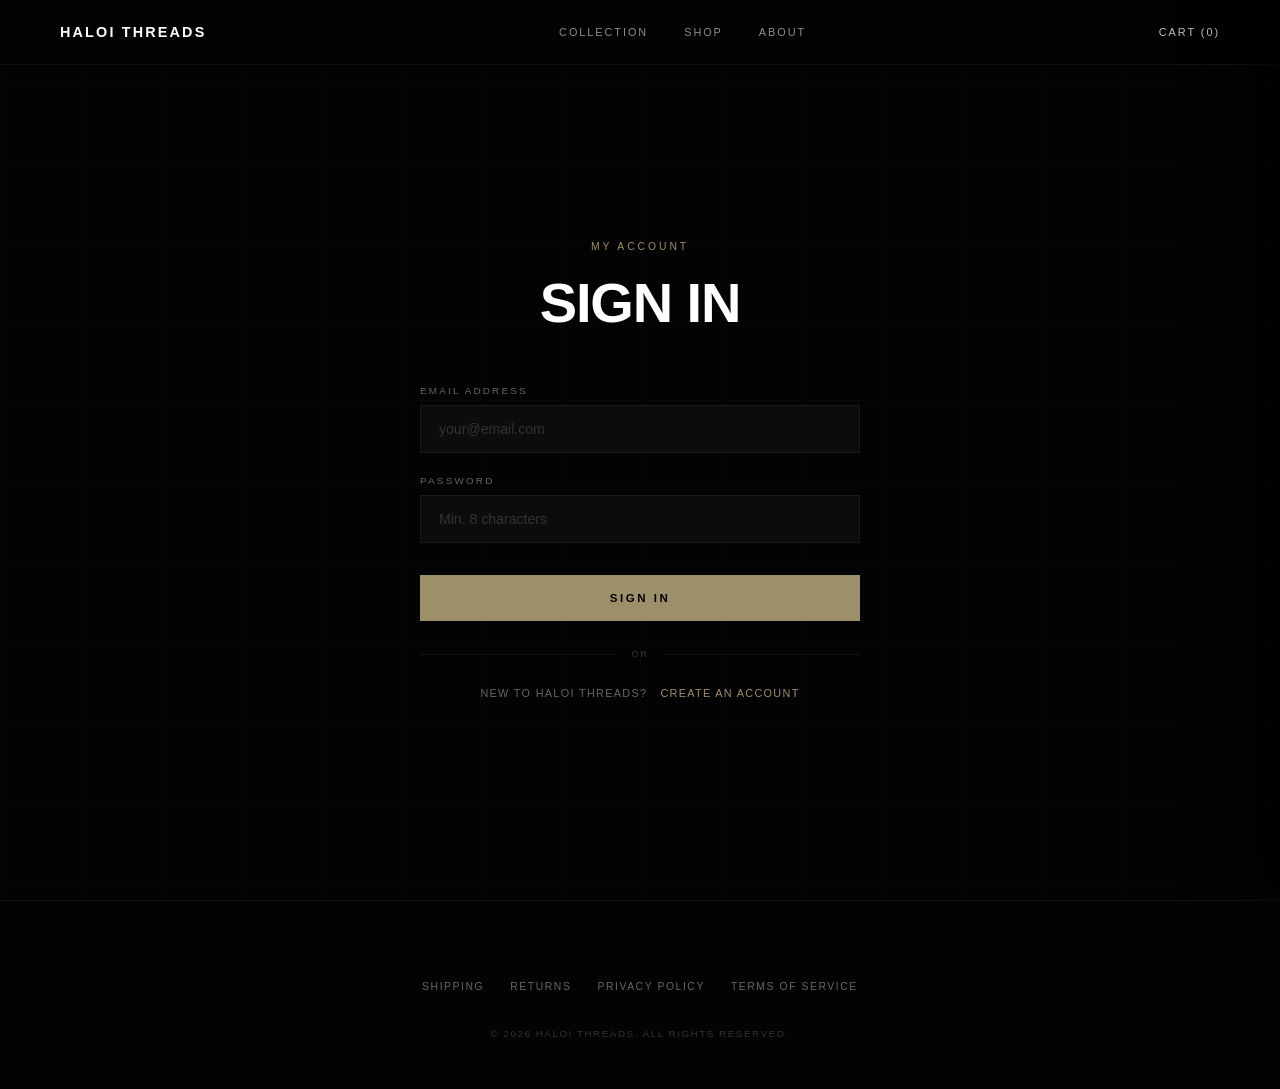
<file: login.html>
<!DOCTYPE html>
<html lang="en">
<head>
    <meta charset="UTF-8">
    <meta name="viewport" content="width=device-width, initial-scale=1.0, maximum-scale=1.0, user-scalable=no">
    <title>Login | Haloi Threads</title>
    <meta name="description" content="Sign in to your Haloi Threads account.">
    <link rel="stylesheet" href="design-system.css">
    <style>
        .auth-page {
            min-height: 100vh;
            display: flex;
            align-items: center;
            justify-content: center;
            padding: 120px var(--gutter) 80px;
            position: relative;
        }
        .auth-box {
            width: 100%;
            max-width: 440px;
            position: relative;
            z-index: 2;
        }
        .auth-eyebrow {
            font-size: .65rem;
            text-transform: uppercase;
            letter-spacing: .28em;
            color: var(--accent-muga);
            display: block;
            margin-bottom: 18px;
            text-align: center;
        }
        .auth-title {
            font-size: clamp(2.2rem, 6vw, 3.5rem);
            text-transform: uppercase;
            font-weight: 700;
            letter-spacing: -.02em;
            text-align: center;
            margin-bottom: 50px;
            color: #fff;
        }
        .auth-field {
            margin-bottom: 22px;
        }
        .auth-field label {
            display: block;
            font-size: .62rem;
            text-transform: uppercase;
            letter-spacing: .22em;
            color: var(--text-secondary);
            margin-bottom: 9px;
        }
        .auth-field input {
            width: 100%;
            padding: 15px 18px;
            background: #0c0c0c;
            border: 1px solid var(--border-dim);
            color: var(--text-primary);
            font-family: var(--font);
            font-size: .88rem;
            outline: none;
            transition: border-color .35s ease;
            -webkit-appearance: none;
        }
        .auth-field input:focus {
            border-color: var(--accent-muga);
        }
        .auth-field input::placeholder {
            color: #333;
        }
        .auth-error {
            display: none;
            font-size: .6rem;
            text-transform: uppercase;
            letter-spacing: .12em;
            color: #c0392b;
            margin-top: 7px;
        }
        .auth-error.show { display: block; }

        .btn-auth {
            width: 100%;
            padding: 17px;
            background: var(--accent-muga);
            color: #000;
            font-weight: 700;
            text-transform: uppercase;
            letter-spacing: .22em;
            font-size: .72rem;
            border: none;
            cursor: pointer;
            font-family: var(--font);
            margin-top: 10px;
            transition: opacity .3s, transform .3s;
        }
        .btn-auth:hover { opacity: .85; transform: translateY(-1px); }

        .auth-switch {
            text-align: center;
            margin-top: 28px;
            font-size: .68rem;
            text-transform: uppercase;
            letter-spacing: .12em;
            color: var(--text-secondary);
        }
        .auth-switch a {
            color: var(--accent-muga);
            border-bottom: 1px solid transparent;
            transition: border-color .3s;
        }
        .auth-switch a:hover { border-color: var(--accent-muga); }

        .auth-divider {
            display: flex;
            align-items: center;
            gap: 16px;
            margin: 28px 0;
        }
        .auth-divider::before,
        .auth-divider::after {
            content: '';
            flex: 1;
            height: 1px;
            background: var(--border-dim);
        }
        .auth-divider span {
            font-size: .58rem;
            text-transform: uppercase;
            letter-spacing: .18em;
            color: #333;
        }

        .auth-success {
            display: none;
            text-align: center;
            padding: 30px 0;
        }
        .auth-success.show { display: block; }
        .auth-success-icon {
            font-size: 2rem;
            color: var(--accent-muga);
            margin-bottom: 16px;
        }
        .auth-success p {
            font-size: .75rem;
            text-transform: uppercase;
            letter-spacing: .15em;
            color: var(--text-secondary);
        }

        /* Background grid */
        .auth-bg-grid {
            position: fixed;
            inset: 0;
            background-image:
                linear-gradient(rgba(255,255,255,.02) 1px, transparent 1px),
                linear-gradient(90deg, rgba(255,255,255,.02) 1px, transparent 1px);
            background-size: 80px 80px;
            pointer-events: none;
            z-index: 0;
        }
    </style>
</head>
<body>
    <div class="central-thread"><div class="thread-pulse"></div></div>
    <div class="auth-bg-grid"></div>

    <!-- CART DRAWER -->
    <div id="cart-overlay" onclick="HaloiCart.close()"></div>
    <div id="cart-drawer">
        <div class="cart-header">
            <span class="cart-title">Your Selection</span>
            <div class="close-cart" onclick="HaloiCart.close()">✕</div>
        </div>
        <div id="cart-items-wrapper" class="cart-items-container"></div>
        <div class="cart-footer">
            <div class="cart-row"><span>Subtotal</span><span id="cart-subtotal">₹0</span></div>
            <div class="cart-row"><span>Shipping</span><span>Calculated at checkout</span></div>
            <div class="cart-row total"><span>Total</span><span id="cart-total">₹0</span></div>
            <button id="btn-checkout" class="btn-checkout">Proceed to Checkout</button>
        </div>
    </div>
    <div id="checkout-modal"><div class="checkout-box" id="checkout-box"></div></div>

    <!-- NAV -->
    <nav id="main-nav">
        <a href="index.html" class="nav-logo">Haloi Threads</a>
        <div class="nav-links">
            <a href="collection.html" class="nav-item">Collection</a>
            <a href="shop.html" class="nav-item">Shop</a>
            <a href="about.html" class="nav-item">About</a>
        </div>
        <div class="nav-right">
            <button class="nav-cart-btn" onclick="HaloiCart.open()">Cart <span id="nav-cart-count">(0)</span></button>
            <div class="nav-hamburger" onclick="document.getElementById('main-nav').classList.toggle('nav-mobile-open')">
                <span></span><span></span><span></span>
            </div>
        </div>
    </nav>

    <main class="auth-page">
        <div class="auth-box fade-up">
            <span class="auth-eyebrow">My Account</span>
            <h1 class="auth-title">Sign In</h1>

            <div id="login-form">
                <div class="auth-field">
                    <label for="login-email">Email Address</label>
                    <input type="email" id="login-email" placeholder="your@email.com" autocomplete="email">
                    <span class="auth-error" id="err-email">Please enter a valid email address.</span>
                </div>
                <div class="auth-field">
                    <label for="login-password">Password</label>
                    <input type="password" id="login-password" placeholder="Min. 8 characters" autocomplete="current-password">
                    <span class="auth-error" id="err-password">Password must be at least 8 characters.</span>
                </div>
                <button class="btn-auth" id="btn-login" onclick="handleLogin()">Sign In</button>

                <div class="auth-divider"><span>or</span></div>

                <div class="auth-switch">
                    New to Haloi Threads?&nbsp;&nbsp;
                    <a href="signup.html">Create an Account</a>
                </div>
            </div>

            <div class="auth-success" id="login-success">
                <div class="auth-success-icon">✓</div>
                <p>Welcome back.<br>Redirecting you now...</p>
            </div>
        </div>
    </main>

    <footer>
                <div class="footer-links">
            <a href="shipping.html" class="footer-link">Shipping</a>
            <a href="return.html"   class="footer-link">Returns</a>
            <a href="privacy.html"  class="footer-link">Privacy Policy</a>
            <a href="terms.html"    class="footer-link">Terms of Service</a>
        </div>
        <p class="copyright">&copy; 2026 Haloi Threads. All Rights Reserved.</p>
    </footer>

    <script src="cart.js"></script>
    <script>
    /* ── Scroll reveal ── */
    new IntersectionObserver(entries => {
        entries.forEach(e => { if (e.isIntersecting) e.target.classList.add('active'); });
    }, { threshold: .1 }).observe(document.querySelector('.fade-up'));

    /* ── Auth Helpers ── */
    function validateEmail(val) {
        return /^[^\s@]+@[^\s@]+\.[^\s@]+$/.test(val);
    }
    function showError(id, show) {
        document.getElementById(id).classList.toggle('show', show);
    }
    function setInputState(input, valid) {
        input.style.borderColor = valid ? 'var(--border-dim)' : '#c0392b';
    }

    /* ── LOGIN ── */
    function handleLogin() {
        const emailEl = document.getElementById('login-email');
        const passEl  = document.getElementById('login-password');
        let ok = true;

        if (!validateEmail(emailEl.value.trim())) {
            showError('err-email', true); setInputState(emailEl, false); ok = false;
        } else {
            showError('err-email', false); setInputState(emailEl, true);
        }
        if (passEl.value.length < 8) {
            showError('err-password', true); setInputState(passEl, false); ok = false;
        } else {
            showError('err-password', false); setInputState(passEl, true);
        }

        if (!ok) return;

        /* Save session */
        const storedPass = localStorage.getItem('ht_password');
        if (storedPass && storedPass !== passEl.value) {
            showError('err-password', true);
            document.getElementById('err-password').innerText = 'Incorrect password.';
            setInputState(passEl, false);
            return;
        }
        localStorage.setItem('ht_email', emailEl.value.trim());
        localStorage.setItem('ht_password', passEl.value);
        localStorage.setItem('ht_logged_in', 'true');

        /* Show success */
        document.getElementById('login-form').style.display = 'none';
        document.getElementById('login-success').classList.add('show');
        setTimeout(() => { window.location.href = 'profile.html'; }, 1400);
    }

    /* Allow Enter key */
    document.addEventListener('keydown', e => {
        if (e.key === 'Enter') handleLogin();
    });
    </script>
</body>
</html>
</file>
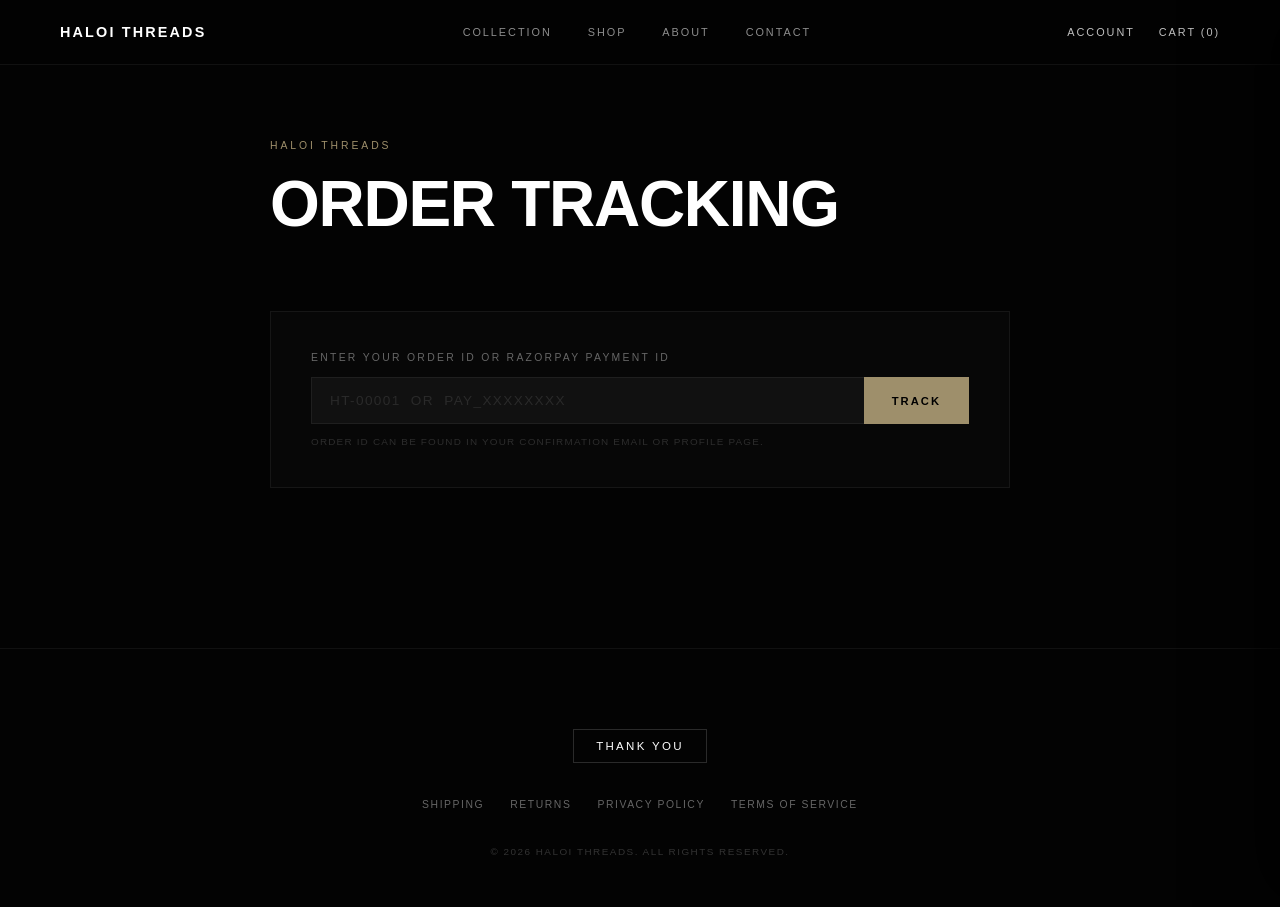
<file: order-tracking.html>
<!DOCTYPE html>
<html lang="en">
<head>
    <meta charset="UTF-8">
    <meta name="viewport" content="width=device-width, initial-scale=1.0, maximum-scale=1.0, user-scalable=no">
    <title>Order Tracking | Haloi Threads</title>
    <link rel="stylesheet" href="design-system.css">
    <style>
        .tracking-wrapper {
            max-width: 860px;
            margin: 0 auto;
            padding: 140px var(--gutter) 100px;
        }

        /* ── HEADER ── */
        .tracking-header { margin-bottom: 70px; }
        .tracking-eyebrow { font-size:.65rem; text-transform:uppercase; letter-spacing:.28em; color:var(--accent-muga); display:block; margin-bottom:16px; }
        .tracking-title { font-size:clamp(2.2rem,6vw,4rem); text-transform:uppercase; font-weight:700; letter-spacing:-.02em; color:#fff; margin-bottom: 12px; }

        /* ── LOOKUP BOX ── */
        .lookup-box {
            background: #070707;
            border: 1px solid var(--border-dim);
            padding: 40px;
            margin-bottom: 60px;
        }
        .lookup-label {
            font-size: .65rem; text-transform: uppercase;
            letter-spacing: .22em; color: var(--text-secondary);
            display: block; margin-bottom: 14px;
        }
        .lookup-row { display: flex; gap: 0; }
        .lookup-input {
            flex: 1;
            padding: 15px 18px;
            background: #111;
            border: 1px solid var(--border-dim);
            border-right: none;
            color: var(--text-primary);
            font-family: var(--font);
            font-size: .85rem;
            outline: none;
            transition: border-color .3s;
            text-transform: uppercase;
            letter-spacing: .1em;
        }
        .lookup-input:focus { border-color: var(--accent-muga); }
        .lookup-input::placeholder { color: #2a2a2a; text-transform: uppercase; }
        .btn-track {
            padding: 15px 28px;
            background: var(--accent-muga);
            color: #000; font-weight: 700;
            text-transform: uppercase; letter-spacing: .18em;
            font-size: .7rem; border: none; cursor: pointer;
            font-family: var(--font); transition: opacity .3s;
        }
        .btn-track:hover { opacity: .85; }
        .lookup-note {
            margin-top: 12px;
            font-size: .62rem; text-transform: uppercase;
            letter-spacing: .12em; color: #2d2d2d;
        }

        /* ── ORDER RESULT ── */
        #tracking-result { display: none; }
        #tracking-result.show { display: block; }

        .result-summary {
            background: #070707;
            border: 1px solid var(--border-dim);
            padding: 32px 36px;
            margin-bottom: 40px;
            display: flex;
            justify-content: space-between;
            align-items: flex-start;
            flex-wrap: wrap;
            gap: 24px;
        }
        .result-meta-group { display: flex; flex-direction: column; gap: 6px; }
        .result-meta-label { font-size: .6rem; text-transform: uppercase; letter-spacing: .2em; color: var(--text-secondary); }
        .result-meta-value { font-size: .88rem; color: #fff; letter-spacing: .06em; }
        .result-meta-value.accent { color: var(--accent-muga); }

        /* ── PROGRESS TRACKER ── */
        .progress-section { margin-bottom: 50px; }
        .progress-label { font-size: .65rem; text-transform: uppercase; letter-spacing: .22em; color: var(--text-secondary); margin-bottom: 32px; display: block; }

        .progress-track {
            position: relative;
            display: flex;
            justify-content: space-between;
            align-items: flex-start;
        }
        .progress-track::before {
            content: '';
            position: absolute;
            top: 18px; left: 0; right: 0;
            height: 1px;
            background: rgba(255,255,255,.06);
            z-index: 0;
        }
        .progress-fill {
            position: absolute;
            top: 18px; left: 0;
            height: 1px;
            background: var(--accent-muga);
            z-index: 1;
            transition: width 1.5s var(--ease-luxury);
        }

        .progress-step {
            display: flex;
            flex-direction: column;
            align-items: center;
            gap: 12px;
            position: relative;
            z-index: 2;
            flex: 1;
        }
        .step-dot {
            width: 36px; height: 36px;
            border-radius: 50%;
            border: 1px solid rgba(255,255,255,.08);
            background: #030303;
            display: flex; align-items: center; justify-content: center;
            font-size: .7rem;
            color: #333;
            transition: all .6s var(--ease-luxury);
        }
        .step-dot.done {
            background: var(--accent-muga);
            border-color: var(--accent-muga);
            color: #000;
            font-weight: 700;
        }
        .step-dot.current {
            border-color: var(--accent-muga);
            color: var(--accent-muga);
            box-shadow: 0 0 20px rgba(158,143,107,.25);
        }
        .step-label {
            font-size: .6rem; text-transform: uppercase;
            letter-spacing: .14em; color: #333; text-align: center;
            transition: color .6s;
        }
        .step-label.done, .step-label.current { color: var(--text-secondary); }
        .step-date { font-size: .55rem; color: #2a2a2a; text-align: center; }

        /* ── ORDER ITEMS ── */
        .items-section { margin-bottom: 50px; }
        .items-header { font-size: .65rem; text-transform: uppercase; letter-spacing: .22em; color: var(--text-secondary); margin-bottom: 20px; }
        .tracking-item {
            display: flex;
            gap: 20px;
            padding: 20px 0;
            border-bottom: 1px solid rgba(255,255,255,.03);
            align-items: center;
        }
        .tracking-item-img {
            width: 60px; height: 76px;
            background: #0c0c0c;
            border: 1px solid rgba(255,255,255,.03);
            flex-shrink: 0;
        }
        .tracking-item-info { flex: 1; }
        .tracking-item-name { font-size: .78rem; text-transform: uppercase; letter-spacing: .1em; color: #fff; margin-bottom: 5px; }
        .tracking-item-variant { font-size: .62rem; text-transform: uppercase; letter-spacing: .12em; color: var(--text-secondary); }
        .tracking-item-price { font-size: .78rem; color: var(--accent-muga); }

        /* ── DELIVERY INFO ── */
        .delivery-section {
            background: #070707;
            border: 1px solid var(--border-dim);
            padding: 28px 32px;
            margin-bottom: 40px;
        }
        .delivery-row {
            display: flex;
            justify-content: space-between;
            font-size: .75rem;
            color: var(--text-secondary);
            padding: 8px 0;
            border-bottom: 1px solid rgba(255,255,255,.03);
            letter-spacing: .06em;
        }
        .delivery-row:last-child { border-bottom: none; }
        .delivery-row span:last-child { color: var(--text-primary); text-align: right; }

        /* ── NOT FOUND ── */
        #tracking-notfound { display: none; }
        #tracking-notfound.show { display: block; }
        .notfound-box {
            border: 1px solid rgba(255,255,255,.05);
            padding: 50px;
            text-align: center;
        }
        .notfound-box h3 { font-size: .9rem; text-transform: uppercase; letter-spacing: .15em; color: #333; margin-bottom: 12px; }
        .notfound-box p  { font-size: .72rem; text-transform: uppercase; letter-spacing: .1em; color: #2a2a2a; }

        @media (max-width: 600px) {
            .result-summary { flex-direction: column; }
            .lookup-row { flex-direction: column; }
            .lookup-input { border-right: 1px solid var(--border-dim); border-bottom: none; }
            .btn-track { width: 100%; }
            .progress-track { gap: 4px; }
            .step-label { font-size: .5rem; }
        }
    </style>
</head>
<body>
    <div class="central-thread"><div class="thread-pulse"></div></div>

    <!-- CART DRAWER -->
    <div id="cart-overlay" onclick="HaloiCart.close()"></div>
    <div id="cart-drawer">
        <div class="cart-header">
            <span class="cart-title">Your Selection</span>
            <div class="close-cart" onclick="HaloiCart.close()">✕</div>
        </div>
        <div id="cart-items-wrapper" class="cart-items-container"></div>
        <div class="cart-footer">
            <div class="cart-row"><span>Subtotal</span><span id="cart-subtotal">₹0</span></div>
            <div class="cart-row"><span>Shipping</span><span>Calculated at checkout</span></div>
            <div class="cart-row total"><span>Total</span><span id="cart-total">₹0</span></div>
            <button id="btn-checkout" class="btn-checkout">Proceed to Checkout</button>
        </div>
    </div>
    <div id="checkout-modal"><div class="checkout-box" id="checkout-box"></div></div>

    <!-- NAV -->
    <nav id="main-nav">
        <a href="index.html" class="nav-logo">Haloi Threads</a>
        <div class="nav-links">
            <a href="collection.html" class="nav-item">Collection</a>
            <a href="shop.html" class="nav-item">Shop</a>
            <a href="about.html" class="nav-item">About</a>
            <a href="contact.html" class="nav-item">Contact</a>
        </div>
        <div class="nav-right">
            <a href="profile.html" class="nav-cart-btn">Account</a>
            <button class="nav-cart-btn" onclick="HaloiCart.open()">Cart <span id="nav-cart-count">(0)</span></button>
            <div class="nav-hamburger" onclick="document.getElementById('main-nav').classList.toggle('nav-mobile-open')">
                <span></span><span></span><span></span>
            </div>
        </div>
    </nav>

    <main class="tracking-wrapper">
        <!-- HEADER -->
        <div class="tracking-header fade-up">
            <span class="tracking-eyebrow">Haloi Threads</span>
            <h1 class="tracking-title">Order Tracking</h1>
        </div>

        <!-- LOOKUP -->
        <div class="lookup-box fade-up" style="transition-delay:.1s;">
            <span class="lookup-label">Enter your Order ID or Razorpay Payment ID</span>
            <div class="lookup-row">
                <input type="text" class="lookup-input" id="track-input" placeholder="HT-00001  or  pay_xxxxxxxx">
                <button class="btn-track" onclick="trackOrder()">Track</button>
            </div>
            <p class="lookup-note">Order ID can be found in your confirmation email or profile page.</p>
        </div>

        <!-- RESULT -->
        <div id="tracking-result">
            <div class="result-summary fade-up">
                <div class="result-meta-group">
                    <span class="result-meta-label">Order ID</span>
                    <span class="result-meta-value accent" id="res-order-id">—</span>
                </div>
                <div class="result-meta-group">
                    <span class="result-meta-label">Order Date</span>
                    <span class="result-meta-value" id="res-date">—</span>
                </div>
                <div class="result-meta-group">
                    <span class="result-meta-label">Payment</span>
                    <span class="result-meta-value" id="res-payment">—</span>
                </div>
                <div class="result-meta-group">
                    <span class="result-meta-label">Order Total</span>
                    <span class="result-meta-value" id="res-total">—</span>
                </div>
                <div class="result-meta-group">
                    <span class="result-meta-label">Status</span>
                    <span class="result-meta-value accent" id="res-status">—</span>
                </div>
            </div>

            <!-- PROGRESS -->
            <div class="progress-section fade-up" style="transition-delay:.15s;">
                <span class="progress-label">Shipment Progress</span>
                <div class="progress-track" id="progress-track">
                    <div class="progress-fill" id="progress-fill"></div>
                    <!-- Steps injected by JS -->
                </div>
            </div>

            <!-- DELIVERY INFO -->
            <div class="delivery-section fade-up" style="transition-delay:.2s;">
                <div class="delivery-row"><span>Shipping Address</span><span id="res-addr">—</span></div>
                <div class="delivery-row"><span>Carrier</span><span>Delhivery / India Post</span></div>
                <div class="delivery-row"><span>Estimated Delivery</span><span id="res-eta">—</span></div>
                <div class="delivery-row"><span>Tracking Number</span><span id="res-trackno">—</span></div>
            </div>

            <!-- ITEMS -->
            <div class="items-section fade-up" style="transition-delay:.25s;">
                <div class="items-header">Items in This Order</div>
                <div id="res-items"></div>
            </div>

            <a href="shop.html" class="btn-luxury" style="opacity:1;display:inline-block;">Continue Shopping</a>
        </div>

        <!-- NOT FOUND -->
        <div id="tracking-notfound">
            <div class="notfound-box">
                <h3>Order Not Found</h3>
                <p>We couldn't find an order matching that ID.<br>Please check and try again, or contact us at support@haloithreads.com</p>
            </div>
        </div>
    </main>

    <footer>
        <div class="founder">THANK YOU</div>
                <div class="footer-links">
            <a href="shipping.html" class="footer-link">Shipping</a>
            <a href="return.html"   class="footer-link">Returns</a>
            <a href="privacy.html"  class="footer-link">Privacy Policy</a>
            <a href="terms.html"    class="footer-link">Terms of Service</a>
        </div>
        <p class="copyright">&copy; 2026 Haloi Threads. All Rights Reserved.</p>
    </footer>

    <script src="cart.js"></script>
    <script>
    const STEPS = [
        { key: 'placed',     label: 'Order\nPlaced',   icon: '✓' },
        { key: 'confirmed',  label: 'Payment\nConfirmed', icon: '₹' },
        { key: 'packed',     label: 'Packed',          icon: '◻' },
        { key: 'shipped',    label: 'Shipped',          icon: '→' },
        { key: 'delivered',  label: 'Delivered',        icon: '⌂' }
    ];

    const STATUS_STEP = {
        'processing': 1,
        'confirmed':  2,
        'packed':     2,
        'shipped':    3,
        'delivered':  4,
        'out for delivery': 3
    };

    /* ── Auto-load from URL param ── */
    window.addEventListener('DOMContentLoaded', () => {
        const params = new URLSearchParams(window.location.search);
        const id = params.get('id');
        if (id) {
            document.getElementById('track-input').value = 'HT-' + String(id).padStart(5,'0');
            trackOrder();
        }

        /* Scroll reveal */
        const obs = new IntersectionObserver(entries => {
            entries.forEach(e => { if (e.isIntersecting) { e.target.classList.add('active'); obs.unobserve(e.target); } });
        }, { threshold: .08 });
        document.querySelectorAll('.fade-up').forEach(el => obs.observe(el));
    });

    function trackOrder() {
        const raw   = document.getElementById('track-input').value.trim().toUpperCase();
        const result= document.getElementById('tracking-result');
        const nf    = document.getElementById('tracking-notfound');
        result.classList.remove('show');
        nf.classList.remove('show');

        /* Search saved orders */
        const orders = JSON.parse(localStorage.getItem('ht_orders') || '[]');
        let order = null;

        /* Try matching by HT-XXXXX id or Razorpay ID */
        const numMatch = raw.replace('HT-','').replace(/^0+/,'');
        order = orders.find(o =>
            String(o.id) === numMatch ||
            (o.paymentId && o.paymentId.toUpperCase() === raw)
        );

        /* Demo fallback for showcase */
        if (!order && (raw === 'HT-00001' || raw === 'DEMO')) {
            order = {
                id: 1,
                date: new Date().toLocaleDateString('en-IN', { day:'numeric', month:'long', year:'numeric' }),
                total: 7200,
                status: 'Shipped',
                paymentId: 'pay_Demo12345678',
                items: [
                    { name: 'Core Box Tee', qty: 1, price: 2400, variant: 'Size M' },
                    { name: 'Base Trouser', qty: 1, price: 4800, variant: 'Size L' }
                ],
                address: 'Nagaon, Assam — 782001',
                trackingNo: 'DL4729183746IN'
            };
        }

        if (!order) { nf.classList.add('show'); return; }

        /* Populate summary */
        document.getElementById('res-order-id').innerText = '#HT-' + String(order.id).padStart(5,'0');
        document.getElementById('res-date').innerText     = order.date;
        document.getElementById('res-payment').innerText  = order.paymentId || 'Paid';
        document.getElementById('res-total').innerText    = '₹' + new Intl.NumberFormat('en-IN').format(order.total);
        document.getElementById('res-status').innerText   = order.status;

        /* Delivery info */
        const addrs = JSON.parse(localStorage.getItem('ht_addresses') || '[]');
        const defAddr = addrs.find(a => a.isDefault);
        document.getElementById('res-addr').innerText    = order.address || (defAddr ? `${defAddr.city}, ${defAddr.state}` : 'On file');
        document.getElementById('res-trackno').innerText = order.trackingNo || '— Tracking updated after dispatch';

        /* ETA */
        const placed = new Date(order.date);
        const eta    = new Date(placed.getTime() + 7 * 24 * 60 * 60 * 1000);
        document.getElementById('res-eta').innerText = eta.toLocaleDateString('en-IN', { day:'numeric', month:'long', year:'numeric' });

        /* Progress steps */
        const statusKey   = (order.status || '').toLowerCase();
        const currentStep = STATUS_STEP[statusKey] ?? 1;
        const fillPct     = (currentStep / (STEPS.length - 1)) * 100;

        const track = document.getElementById('progress-track');
        document.getElementById('progress-fill').style.width = fillPct + '%';

        /* Remove old steps */
        track.querySelectorAll('.progress-step').forEach(s => s.remove());

        STEPS.forEach((step, i) => {
            const div   = document.createElement('div');
            div.className = 'progress-step';
            const isDone = i < currentStep;
            const isCur  = i === currentStep;
            div.innerHTML = `
                <div class="step-dot ${isDone ? 'done' : (isCur ? 'current' : '')}">${isDone ? '✓' : step.icon}</div>
                <div class="step-label ${isDone ? 'done' : (isCur ? 'current' : '')}">${step.label.replace('\n','<br>')}</div>
            `;
            track.appendChild(div);
        });

        /* Items */
        document.getElementById('res-items').innerHTML = (order.items || []).map(it => `
        <div class="tracking-item">
            <div class="tracking-item-img"></div>
            <div class="tracking-item-info">
                <div class="tracking-item-name">${it.name}</div>
                <div class="tracking-item-variant">${it.variant || ''}</div>
            </div>
            <div class="tracking-item-price">₹${new Intl.NumberFormat('en-IN').format(it.price * it.qty)} &times; ${it.qty}</div>
        </div>`).join('');

        result.classList.add('show');
        result.scrollIntoView({ behavior: 'smooth', block: 'start' });

        /* Trigger fade-up on new elements */
        setTimeout(() => {
            result.querySelectorAll('.fade-up').forEach(el => el.classList.add('active'));
        }, 100);
    }

    document.getElementById('track-input').addEventListener('keydown', e => {
        if (e.key === 'Enter') trackOrder();
    });
    </script>
</body>
</html>
</file>
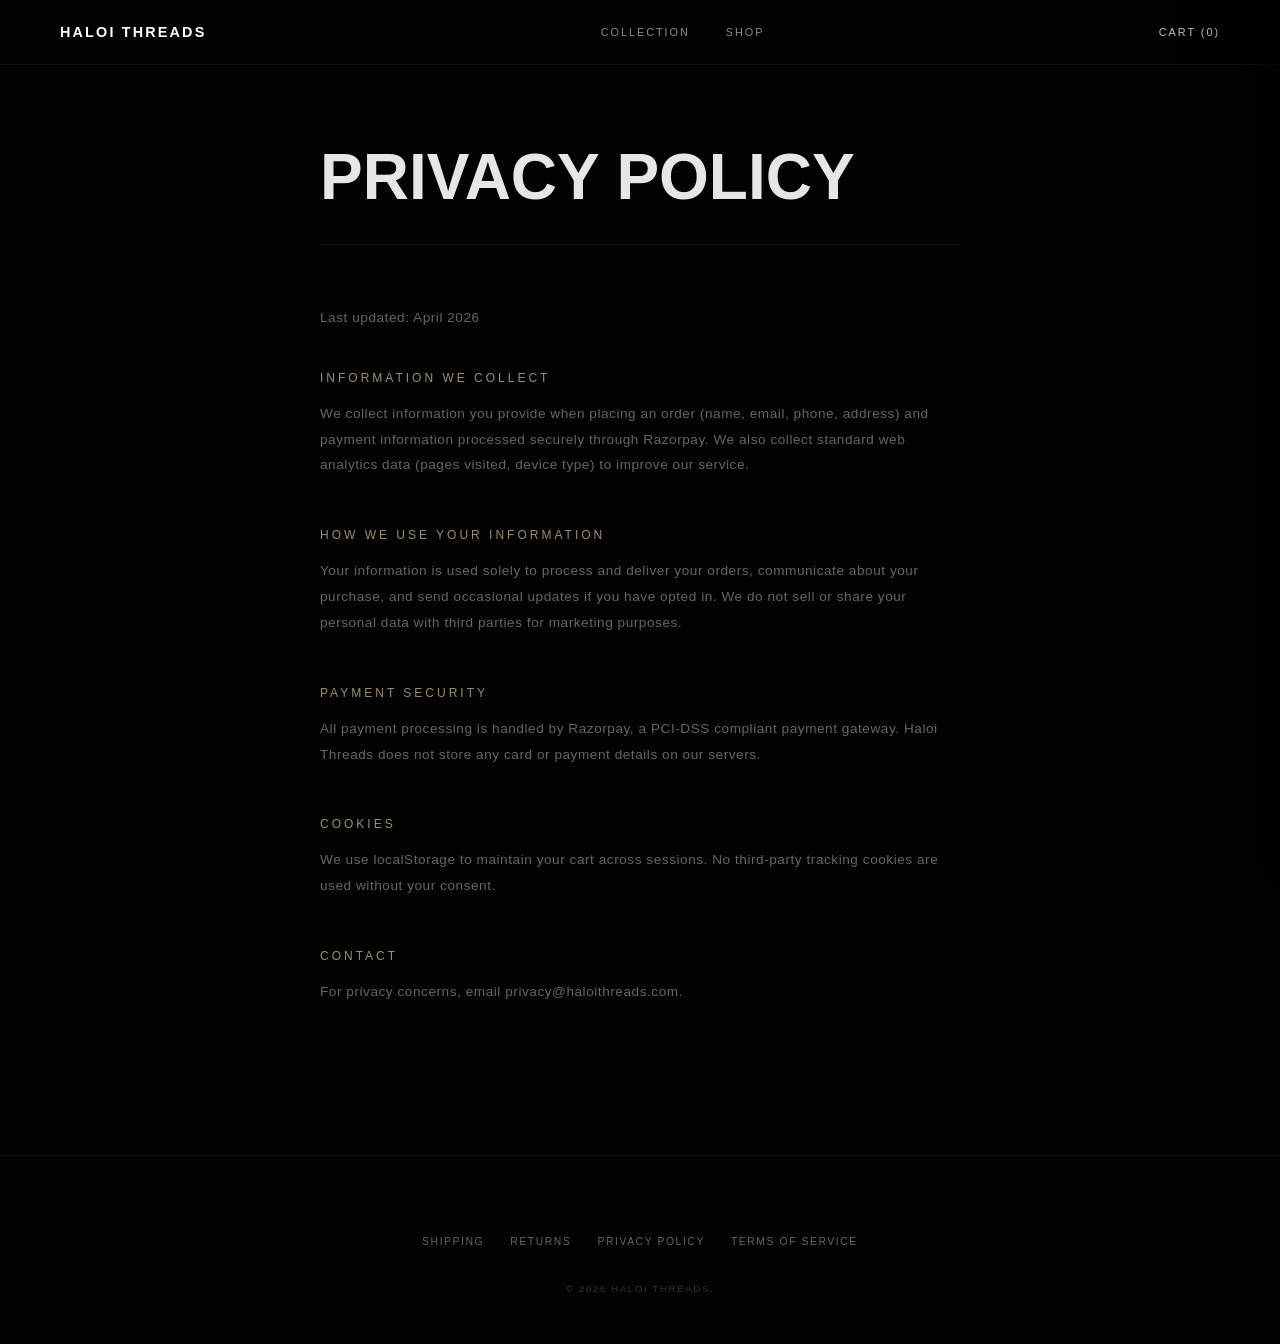
<file: privacy.html>
<!DOCTYPE html><html lang="en"><head><meta charset="UTF-8"><meta name="viewport" content="width=device-width, initial-scale=1.0"><title>Privacy Policy | Haloi Threads</title><link rel="stylesheet" href="design-system.css"><style>.policy-page{max-width:760px;margin:0 auto;padding:140px var(--gutter) 100px}.policy-title{font-size:clamp(2rem,5vw,4rem);text-transform:uppercase;font-weight:700;margin-bottom:60px;border-bottom:1px solid var(--border-dim);padding-bottom:30px}.policy-section{margin-bottom:50px}.policy-h2{font-size:.75rem;text-transform:uppercase;letter-spacing:.25em;color:var(--accent-muga);margin-bottom:16px}.policy-text{font-size:.85rem;line-height:1.9;color:var(--text-secondary);letter-spacing:.04em}</style></head><body>
<div class="central-thread"><div class="thread-pulse"></div></div>
<nav id="main-nav"><a href="index.html" class="nav-logo">Haloi Threads</a><div class="nav-links"><a href="collection.html" class="nav-item">Collection</a><a href="shop.html" class="nav-item">Shop</a></div><div class="nav-right">
            <button class="nav-cart-btn" onclick="HaloiCart.open()">Cart <span id="nav-cart-count">(0)</span></button>
            <div class="nav-hamburger" onclick="document.getElementById('main-nav').classList.toggle('nav-mobile-open')">
                <span></span><span></span><span></span>
            </div>
        </div></nav>
<div id="cart-overlay" onclick="HaloiCart.close()"></div><div id="cart-drawer"><div class="cart-header"><span class="cart-title">Your Selection</span><div class="close-cart" onclick="HaloiCart.close()">✕</div></div><div id="cart-items-wrapper" class="cart-items-container"></div><div class="cart-footer"><div class="cart-row"><span>Subtotal</span><span id="cart-subtotal">&#8377;0</span></div><div class="cart-row"><span>Shipping</span><span>Calculated at checkout</span></div><div class="cart-row total"><span>Total</span><span id="cart-total">&#8377;0</span></div><button id="btn-checkout" class="btn-checkout">Proceed to Checkout</button></div></div>
<div id="checkout-modal"><div class="checkout-box" id="checkout-box"></div></div>
<main class="policy-page">
<h1 class="policy-title">Privacy Policy</h1>
<p class="policy-text" style="margin-bottom:40px">Last updated: April 2026</p>
<div class="policy-section"><div class="policy-h2">Information We Collect</div><p class="policy-text">We collect information you provide when placing an order (name, email, phone, address) and payment information processed securely through Razorpay. We also collect standard web analytics data (pages visited, device type) to improve our service.</p></div>
<div class="policy-section"><div class="policy-h2">How We Use Your Information</div><p class="policy-text">Your information is used solely to process and deliver your orders, communicate about your purchase, and send occasional updates if you have opted in. We do not sell or share your personal data with third parties for marketing purposes.</p></div>
<div class="policy-section"><div class="policy-h2">Payment Security</div><p class="policy-text">All payment processing is handled by Razorpay, a PCI-DSS compliant payment gateway. Haloi Threads does not store any card or payment details on our servers.</p></div>
<div class="policy-section"><div class="policy-h2">Cookies</div><p class="policy-text">We use localStorage to maintain your cart across sessions. No third-party tracking cookies are used without your consent.</p></div>
<div class="policy-section"><div class="policy-h2">Contact</div><p class="policy-text">For privacy concerns, email privacy@haloithreads.com.</p></div>
</main>
<footer>                <div class="footer-links">
            <a href="shipping.html" class="footer-link">Shipping</a>
            <a href="return.html"   class="footer-link">Returns</a>
            <a href="privacy.html"  class="footer-link">Privacy Policy</a>
            <a href="terms.html"    class="footer-link">Terms of Service</a>
        </div><p class="copyright">&copy; 2026 Haloi Threads.</p></footer>
<script src="cart.js"></script></body></html>
</file>
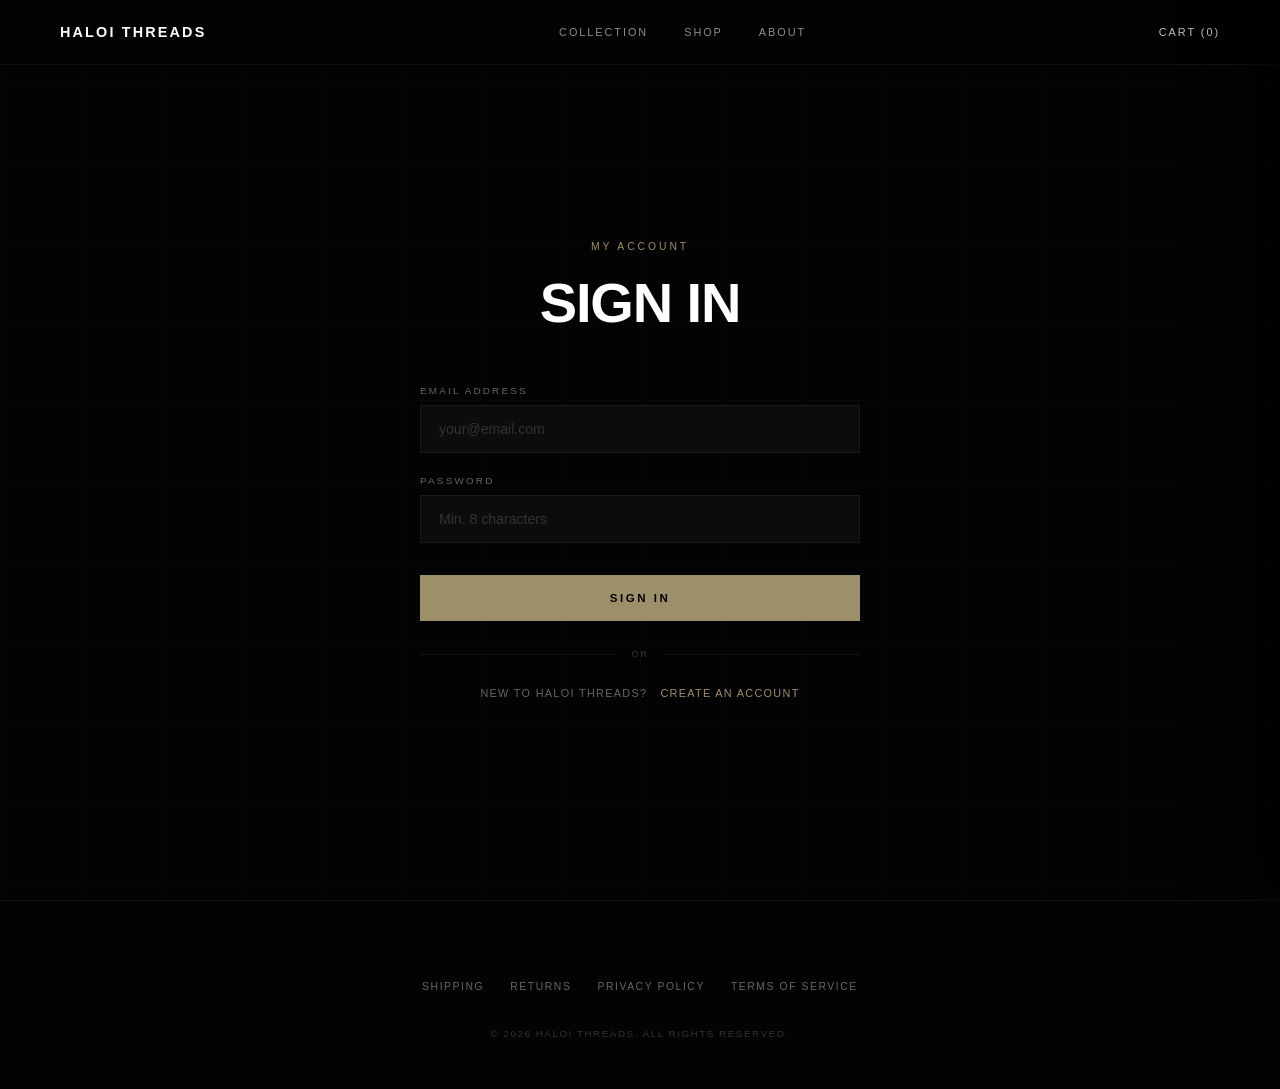
<file: profile.html>
<!DOCTYPE html>
<html lang="en">
<head>
    <meta charset="UTF-8">
    <meta name="viewport" content="width=device-width, initial-scale=1.0, maximum-scale=1.0, user-scalable=no">
    <title>My Profile | Haloi Threads</title>
    <link rel="stylesheet" href="design-system.css">
    <style>
        .profile-wrapper {
            max-width: var(--max-w);
            margin: 0 auto;
            padding: 130px var(--gutter) 100px;
        }

        /* ── HEADER ── */
        .profile-header {
            display: flex;
            justify-content: space-between;
            align-items: flex-end;
            margin-bottom: 70px;
            border-bottom: 1px solid var(--border-dim);
            padding-bottom: 30px;
        }
        .profile-greeting {
            font-size: clamp(2rem, 5vw, 4rem);
            text-transform: uppercase;
            font-weight: 700;
            letter-spacing: -.02em;
            color: #fff;
        }
        .profile-greeting span { color: var(--accent-muga); }
        .profile-meta {
            font-size: .65rem;
            text-transform: uppercase;
            letter-spacing: .18em;
            color: var(--text-secondary);
        }
        .btn-signout {
            font-size: .62rem;
            text-transform: uppercase;
            letter-spacing: .18em;
            color: #444;
            border: 1px solid #222;
            padding: 10px 20px;
            cursor: pointer;
            transition: all .3s;
            font-family: var(--font);
        }
        .btn-signout:hover { border-color: #666; color: #888; }

        /* ── TAB NAV ── */
        .profile-tabs {
            display: flex;
            gap: 0;
            border-bottom: 1px solid var(--border-dim);
            margin-bottom: 60px;
        }
        .tab-btn {
            font-size: .65rem;
            text-transform: uppercase;
            letter-spacing: .18em;
            color: var(--text-secondary);
            padding: 14px 28px;
            cursor: pointer;
            border-bottom: 1px solid transparent;
            margin-bottom: -1px;
            transition: color .3s, border-color .3s;
            font-family: var(--font);
        }
        .tab-btn:hover { color: #fff; }
        .tab-btn.active { color: var(--accent-muga); border-bottom-color: var(--accent-muga); }

        /* ── TAB PANELS ── */
        .tab-panel { display: none; }
        .tab-panel.active { display: block; }

        /* ── PROFILE INFO PANEL ── */
        .info-grid {
            display: grid;
            grid-template-columns: 1fr 1fr;
            gap: 28px;
            margin-bottom: 50px;
        }
        .info-field { display: flex; flex-direction: column; gap: 8px; }
        .info-label {
            font-size: .6rem;
            text-transform: uppercase;
            letter-spacing: .22em;
            color: var(--text-secondary);
        }
        .info-value {
            font-size: .9rem;
            color: #fff;
            letter-spacing: .05em;
        }
        .info-input {
            width: 100%;
            padding: 13px 16px;
            background: #0c0c0c;
            border: 1px solid var(--border-dim);
            color: var(--text-primary);
            font-family: var(--font);
            font-size: .85rem;
            outline: none;
            transition: border-color .3s;
            display: none;
        }
        .info-input:focus { border-color: var(--accent-muga); }
        .edit-mode .info-value { display: none; }
        .edit-mode .info-input { display: block; }

        .btn-edit, .btn-save {
            font-size: .65rem;
            text-transform: uppercase;
            letter-spacing: .18em;
            padding: 12px 28px;
            cursor: pointer;
            font-family: var(--font);
            transition: all .3s;
        }
        .btn-edit {
            border: 1px solid rgba(255,255,255,.1);
            color: var(--text-secondary);
            background: transparent;
        }
        .btn-edit:hover { border-color: rgba(255,255,255,.3); color: #fff; }
        .btn-save {
            background: var(--accent-muga);
            color: #000;
            font-weight: 700;
            border: none;
            display: none;
        }
        .btn-save:hover { opacity: .85; }

        /* ── ORDERS PANEL ── */
        .orders-empty {
            text-align: center;
            padding: 80px 20px;
        }
        .orders-empty h3 {
            font-size: 1rem;
            text-transform: uppercase;
            letter-spacing: .12em;
            color: #222;
            margin-bottom: 16px;
        }
        .orders-empty p {
            font-size: .75rem;
            text-transform: uppercase;
            letter-spacing: .12em;
            color: #333;
            margin-bottom: 32px;
        }
        .order-card {
            border: 1px solid var(--border-dim);
            margin-bottom: 16px;
            transition: border-color .3s;
        }
        .order-card:hover { border-color: rgba(255,255,255,.1); }
        .order-card-header {
            display: flex;
            justify-content: space-between;
            align-items: center;
            padding: 22px 28px;
            cursor: pointer;
        }
        .order-id {
            font-size: .72rem;
            text-transform: uppercase;
            letter-spacing: .15em;
            color: var(--accent-muga);
        }
        .order-date {
            font-size: .65rem;
            text-transform: uppercase;
            letter-spacing: .12em;
            color: var(--text-secondary);
        }
        .order-status {
            font-size: .6rem;
            text-transform: uppercase;
            letter-spacing: .15em;
            padding: 5px 14px;
            border: 1px solid;
        }
        .status-delivered { border-color: #2ecc71; color: #2ecc71; }
        .status-processing { border-color: var(--accent-muga); color: var(--accent-muga); }
        .status-shipped { border-color: #3498db; color: #3498db; }
        .order-total {
            font-size: .82rem;
            color: #fff;
        }
        .order-card-body {
            display: none;
            border-top: 1px solid var(--border-dim);
            padding: 22px 28px;
        }
        .order-card-body.open { display: block; }
        .order-line {
            display: flex;
            justify-content: space-between;
            font-size: .75rem;
            color: var(--text-secondary);
            padding: 8px 0;
            border-bottom: 1px solid rgba(255,255,255,.03);
            letter-spacing: .06em;
        }
        .order-line:last-child { border-bottom: none; }
        .order-chevron {
            color: #444;
            font-size: .8rem;
            transition: transform .3s;
        }
        .order-card.expanded .order-chevron { transform: rotate(180deg); }

        /* ── ADDRESSES PANEL ── */
        .address-grid {
            display: grid;
            grid-template-columns: repeat(auto-fill, minmax(280px, 1fr));
            gap: 20px;
            margin-bottom: 30px;
        }
        .address-card {
            border: 1px solid var(--border-dim);
            padding: 28px;
            position: relative;
            transition: border-color .3s;
        }
        .address-card:hover { border-color: rgba(255,255,255,.1); }
        .address-card.default { border-color: rgba(158,143,107,.3); }
        .address-default-tag {
            position: absolute;
            top: 16px; right: 16px;
            font-size: .55rem;
            text-transform: uppercase;
            letter-spacing: .18em;
            color: var(--accent-muga);
            border: 1px solid var(--accent-muga);
            padding: 3px 8px;
        }
        .address-name {
            font-size: .82rem;
            text-transform: uppercase;
            letter-spacing: .1em;
            color: #fff;
            margin-bottom: 10px;
            font-weight: 600;
        }
        .address-line {
            font-size: .75rem;
            color: var(--text-secondary);
            letter-spacing: .06em;
            line-height: 1.7;
        }
        .address-actions { margin-top: 18px; display: flex; gap: 12px; }
        .btn-addr {
            font-size: .58rem;
            text-transform: uppercase;
            letter-spacing: .15em;
            color: #444;
            cursor: pointer;
            transition: color .3s;
            font-family: var(--font);
        }
        .btn-addr:hover { color: #fff; }

        .btn-add-address {
            width: 100%;
            padding: 16px;
            border: 1px dashed rgba(255,255,255,.1);
            color: var(--text-secondary);
            font-size: .65rem;
            text-transform: uppercase;
            letter-spacing: .18em;
            cursor: pointer;
            font-family: var(--font);
            transition: all .3s;
            background: transparent;
        }
        .btn-add-address:hover { border-color: rgba(255,255,255,.25); color: #fff; }

        /* ── WISHLIST PANEL ── */
        .wishlist-grid {
            display: grid;
            grid-template-columns: repeat(auto-fill, minmax(240px, 1fr));
            gap: 30px;
        }
        .wishlist-empty {
            text-align: center;
            padding: 80px 20px;
            color: #222;
        }
        .wishlist-empty h3 {
            font-size: 1rem;
            text-transform: uppercase;
            letter-spacing: .12em;
            margin-bottom: 14px;
        }
        .wishlist-item {
            border: 1px solid var(--border-dim);
            padding: 0;
            position: relative;
            cursor: pointer;
            transition: border-color .4s;
        }
        .wishlist-item:hover { border-color: rgba(255,255,255,.1); }
        .wishlist-img {
            width: 100%;
            aspect-ratio: .85;
            background: #0a0a0a;
            display: flex;
            align-items: center;
            justify-content: center;
        }
        .wishlist-garment {
            width: 42%; height: 56%;
            background: #1a1a1a;
        }
        .wishlist-info { padding: 18px 20px 20px; }
        .wishlist-name {
            font-size: .78rem;
            text-transform: uppercase;
            letter-spacing: .1em;
            color: #fff;
            margin-bottom: 6px;
        }
        .wishlist-price {
            font-size: .72rem;
            color: var(--text-secondary);
        }
        .wishlist-remove {
            position: absolute;
            top: 12px; right: 12px;
            width: 28px; height: 28px;
            display: flex; align-items: center; justify-content: center;
            background: rgba(0,0,0,.7);
            color: #555;
            font-size: .7rem;
            cursor: pointer;
            transition: color .3s;
            border: 1px solid rgba(255,255,255,.06);
        }
        .wishlist-remove:hover { color: #fff; }

        /* ── SECURITY PANEL ── */
        .security-section { max-width: 500px; }
        .security-block {
            border: 1px solid var(--border-dim);
            padding: 28px;
            margin-bottom: 16px;
        }
        .security-block-title {
            font-size: .72rem;
            text-transform: uppercase;
            letter-spacing: .18em;
            color: #fff;
            margin-bottom: 6px;
        }
        .security-block-desc {
            font-size: .72rem;
            color: var(--text-secondary);
            letter-spacing: .05em;
            margin-bottom: 18px;
        }

        /* Responsive */
        @media (max-width: 768px) {
            .profile-header { flex-direction: column; align-items: flex-start; gap: 18px; }
            .info-grid { grid-template-columns: 1fr; }
            .profile-tabs { overflow-x: auto; }
            .tab-btn { padding: 12px 18px; white-space: nowrap; }
        }
        @media (max-width: 600px) {
            .order-card-header { flex-wrap: wrap; gap: 10px; }
        }
    </style>
</head>
<body>
    <div class="central-thread"><div class="thread-pulse"></div></div>

    <!-- CART DRAWER -->
    <div id="cart-overlay" onclick="HaloiCart.close()"></div>
    <div id="cart-drawer">
        <div class="cart-header">
            <span class="cart-title">Your Selection</span>
            <div class="close-cart" onclick="HaloiCart.close()">✕</div>
        </div>
        <div id="cart-items-wrapper" class="cart-items-container"></div>
        <div class="cart-footer">
            <div class="cart-row"><span>Subtotal</span><span id="cart-subtotal">₹0</span></div>
            <div class="cart-row"><span>Shipping</span><span>Calculated at checkout</span></div>
            <div class="cart-row total"><span>Total</span><span id="cart-total">₹0</span></div>
            <button id="btn-checkout" class="btn-checkout">Proceed to Checkout</button>
        </div>
    </div>
    <div id="checkout-modal"><div class="checkout-box" id="checkout-box"></div></div>

    <!-- NAV -->
    <nav id="main-nav">
        <a href="index.html" class="nav-logo">Haloi Threads</a>
        <div class="nav-links">
            <a href="collection.html" class="nav-item">Collection</a>
            <a href="shop.html" class="nav-item">Shop</a>
            <a href="about.html" class="nav-item">About</a>
            <a href="contact.html" class="nav-item">Contact</a>
        </div>
        <div class="nav-right">
            <a href="profile.html" class="nav-cart-btn" id="nav-profile-link" style="display:none;">Account</a>
            <a href="login.html" class="nav-cart-btn" id="nav-login-link">Sign In</a>
            <button class="nav-cart-btn" onclick="HaloiCart.open()">Cart <span id="nav-cart-count">(0)</span></button>
            <div class="nav-hamburger" onclick="document.getElementById('main-nav').classList.toggle('nav-mobile-open')">
                <span></span><span></span><span></span>
            </div>
        </div>
    </nav>

    <main class="profile-wrapper">
        <!-- Redirect to login if not logged in — handled by JS -->

        <!-- PROFILE HEADER -->
        <div class="profile-header fade-up">
            <div>
                <h1 class="profile-greeting">Hello, <span id="profile-name-display">—</span></h1>
                <p class="profile-meta" id="profile-joined-display">Member since —</p>
            </div>
            <button class="btn-signout" onclick="signOut()">Sign Out</button>
        </div>

        <!-- TABS -->
        <div class="profile-tabs fade-up" style="transition-delay:.1s;">
            <button class="tab-btn active" onclick="switchTab('orders', this)">Orders</button>
            <button class="tab-btn" onclick="switchTab('info', this)">My Info</button>
            <button class="tab-btn" onclick="switchTab('addresses', this)">Addresses</button>
            <button class="tab-btn" onclick="switchTab('wishlist', this)">Wishlist</button>
            <button class="tab-btn" onclick="switchTab('security', this)">Security</button>
        </div>

        <!-- ── ORDERS TAB ── -->
        <div id="tab-orders" class="tab-panel active">
            <div id="orders-render"></div>
        </div>

        <!-- ── MY INFO TAB ── -->
        <div id="tab-info" class="tab-panel">
            <div class="info-grid" id="info-grid">
                <div class="info-field">
                    <span class="info-label">First Name</span>
                    <span class="info-value" id="val-fname">—</span>
                    <input class="info-input" id="inp-fname" type="text" placeholder="First name">
                </div>
                <div class="info-field">
                    <span class="info-label">Last Name</span>
                    <span class="info-value" id="val-lname">—</span>
                    <input class="info-input" id="inp-lname" type="text" placeholder="Last name">
                </div>
                <div class="info-field">
                    <span class="info-label">Email Address</span>
                    <span class="info-value" id="val-email">—</span>
                    <input class="info-input" id="inp-email" type="email" placeholder="Email">
                </div>
                <div class="info-field">
                    <span class="info-label">Phone Number</span>
                    <span class="info-value" id="val-phone">—</span>
                    <input class="info-input" id="inp-phone" type="tel" placeholder="Phone">
                </div>
            </div>
            <div style="display:flex; gap:12px; align-items:center;">
                <button class="btn-edit" id="btn-edit" onclick="toggleEdit(true)">Edit Profile</button>
                <button class="btn-save" id="btn-save" onclick="saveProfile()">Save Changes</button>
                <button class="btn-edit" id="btn-cancel" style="display:none;" onclick="toggleEdit(false)">Cancel</button>
            </div>
        </div>

        <!-- ── ADDRESSES TAB ── -->
        <div id="tab-addresses" class="tab-panel">
            <div class="address-grid" id="addresses-render"></div>
            <button class="btn-add-address" onclick="showAddAddressModal()">+ Add New Address</button>
        </div>

        <!-- ── WISHLIST TAB ── -->
        <div id="tab-wishlist" class="tab-panel">
            <div id="wishlist-render"></div>
        </div>

        <!-- ── SECURITY TAB ── -->
        <div id="tab-security" class="tab-panel">
            <div class="security-section">
                <div class="security-block">
                    <div class="security-block-title">Change Password</div>
                    <div class="security-block-desc">Update your account password. Minimum 8 characters.</div>
                    <div class="auth-field" style="margin-bottom:14px;">
                        <label style="font-size:.6rem;text-transform:uppercase;letter-spacing:.2em;color:var(--text-secondary);display:block;margin-bottom:8px;">Current Password</label>
                        <input type="password" id="sec-current" style="width:100%;padding:13px 16px;background:#0c0c0c;border:1px solid var(--border-dim);color:#fff;font-family:var(--font);font-size:.85rem;outline:none;transition:border-color .3s;">
                    </div>
                    <div class="auth-field" style="margin-bottom:14px;">
                        <label style="font-size:.6rem;text-transform:uppercase;letter-spacing:.2em;color:var(--text-secondary);display:block;margin-bottom:8px;">New Password</label>
                        <input type="password" id="sec-new" style="width:100%;padding:13px 16px;background:#0c0c0c;border:1px solid var(--border-dim);color:#fff;font-family:var(--font);font-size:.85rem;outline:none;transition:border-color .3s;">
                    </div>
                    <div class="auth-field" style="margin-bottom:18px;">
                        <label style="font-size:.6rem;text-transform:uppercase;letter-spacing:.2em;color:var(--text-secondary);display:block;margin-bottom:8px;">Confirm New Password</label>
                        <input type="password" id="sec-confirm" style="width:100%;padding:13px 16px;background:#0c0c0c;border:1px solid var(--border-dim);color:#fff;font-family:var(--font);font-size:.85rem;outline:none;transition:border-color .3s;">
                    </div>
                    <button onclick="changePassword()" style="padding:13px 28px;background:var(--accent-muga);color:#000;font-weight:700;text-transform:uppercase;letter-spacing:.18em;font-size:.68rem;border:none;cursor:pointer;font-family:var(--font);transition:opacity .3s;">Update Password</button>
                    <p id="sec-msg" style="display:none;margin-top:12px;font-size:.65rem;text-transform:uppercase;letter-spacing:.1em;"></p>
                </div>

                <div class="security-block" style="border-color:rgba(192,57,43,.2);">
                    <div class="security-block-title" style="color:#c0392b;">Delete Account</div>
                    <div class="security-block-desc">Permanently delete your account and all associated data. This action cannot be undone.</div>
                    <button onclick="deleteAccount()" style="padding:12px 24px;background:transparent;border:1px solid rgba(192,57,43,.4);color:#c0392b;font-size:.65rem;text-transform:uppercase;letter-spacing:.15em;cursor:pointer;font-family:var(--font);transition:all .3s;">Delete My Account</button>
                </div>
            </div>
        </div>
    </main>

    <!-- ADDRESS MODAL -->
    <div id="addr-modal" style="display:none;position:fixed;inset:0;background:rgba(0,0,0,.8);backdrop-filter:blur(10px);z-index:300;align-items:center;justify-content:center;">
        <div style="background:#0c0c0c;border:1px solid var(--border-mid);padding:40px;width:500px;max-width:94vw;max-height:90vh;overflow-y:auto;">
            <div style="display:flex;justify-content:space-between;align-items:center;margin-bottom:30px;">
                <h3 style="font-size:.8rem;text-transform:uppercase;letter-spacing:.2em;color:var(--accent-muga);">Add Address</h3>
                <span onclick="closeAddrModal()" style="cursor:pointer;color:#555;font-size:1.1rem;">✕</span>
            </div>
            <div style="display:grid;grid-template-columns:1fr 1fr;gap:14px;">
                <div>
                    <label style="font-size:.6rem;text-transform:uppercase;letter-spacing:.2em;color:var(--text-secondary);display:block;margin-bottom:7px;">Full Name</label>
                    <input id="addr-name" type="text" style="width:100%;padding:12px 14px;background:#151515;border:1px solid var(--border-dim);color:#fff;font-family:var(--font);font-size:.82rem;outline:none;transition:border-color .3s;">
                </div>
                <div>
                    <label style="font-size:.6rem;text-transform:uppercase;letter-spacing:.2em;color:var(--text-secondary);display:block;margin-bottom:7px;">Phone</label>
                    <input id="addr-phone" type="tel" style="width:100%;padding:12px 14px;background:#151515;border:1px solid var(--border-dim);color:#fff;font-family:var(--font);font-size:.82rem;outline:none;transition:border-color .3s;">
                </div>
            </div>
            <div style="margin-top:14px;">
                <label style="font-size:.6rem;text-transform:uppercase;letter-spacing:.2em;color:var(--text-secondary);display:block;margin-bottom:7px;">Street Address</label>
                <input id="addr-street" type="text" style="width:100%;padding:12px 14px;background:#151515;border:1px solid var(--border-dim);color:#fff;font-family:var(--font);font-size:.82rem;outline:none;transition:border-color .3s;">
            </div>
            <div style="display:grid;grid-template-columns:1fr 1fr;gap:14px;margin-top:14px;">
                <div>
                    <label style="font-size:.6rem;text-transform:uppercase;letter-spacing:.2em;color:var(--text-secondary);display:block;margin-bottom:7px;">City</label>
                    <input id="addr-city" type="text" style="width:100%;padding:12px 14px;background:#151515;border:1px solid var(--border-dim);color:#fff;font-family:var(--font);font-size:.82rem;outline:none;transition:border-color .3s;">
                </div>
                <div>
                    <label style="font-size:.6rem;text-transform:uppercase;letter-spacing:.2em;color:var(--text-secondary);display:block;margin-bottom:7px;">Pincode</label>
                    <input id="addr-pin" type="text" style="width:100%;padding:12px 14px;background:#151515;border:1px solid var(--border-dim);color:#fff;font-family:var(--font);font-size:.82rem;outline:none;transition:border-color .3s;" maxlength="6">
                </div>
            </div>
            <div style="margin-top:14px;">
                <label style="font-size:.6rem;text-transform:uppercase;letter-spacing:.2em;color:var(--text-secondary);display:block;margin-bottom:7px;">State</label>
                <select id="addr-state" style="width:100%;padding:12px 14px;background:#151515;border:1px solid var(--border-dim);color:#fff;font-family:var(--font);font-size:.82rem;outline:none;">
                    <option value="">Select State</option>
                    <option>Assam</option><option>Delhi</option><option>Maharashtra</option>
                    <option>Karnataka</option><option>Tamil Nadu</option><option>West Bengal</option>
                    <option>Uttar Pradesh</option><option>Rajasthan</option><option>Gujarat</option>
                    <option>Punjab</option><option>Other</option>
                </select>
            </div>
            <div style="margin-top:20px;display:flex;align-items:center;gap:10px;">
                <input type="checkbox" id="addr-default" style="accent-color:var(--accent-muga);">
                <label for="addr-default" style="font-size:.65rem;text-transform:uppercase;letter-spacing:.12em;color:var(--text-secondary);cursor:pointer;">Set as default address</label>
            </div>
            <button onclick="saveAddress()" style="width:100%;padding:16px;background:var(--accent-muga);color:#000;font-weight:700;text-transform:uppercase;letter-spacing:.2em;font-size:.7rem;border:none;cursor:pointer;font-family:var(--font);margin-top:24px;transition:opacity .3s;">Save Address</button>
        </div>
    </div>

    <footer>
        <div class="founder">THANK YOU</div>
                <div class="footer-links">
            <a href="shipping.html" class="footer-link">Shipping</a>
            <a href="return.html"   class="footer-link">Returns</a>
            <a href="privacy.html"  class="footer-link">Privacy Policy</a>
            <a href="terms.html"    class="footer-link">Terms of Service</a>
        </div>
        <p class="copyright">&copy; 2026 Haloi Threads. All Rights Reserved.</p>
    </footer>

    <script src="cart.js"></script>
    <script>
    /* ── AUTH GUARD ── */
    const isLoggedIn = localStorage.getItem('ht_logged_in') === 'true';
    if (!isLoggedIn) { window.location.href = 'login.html'; }

    /* ── LOAD PROFILE ── */
    let profile = {};
    try { profile = JSON.parse(localStorage.getItem('ht_profile') || '{}'); } catch(e){}

    const firstName = profile.firstName || 'Guest';
    document.getElementById('profile-name-display').innerText = firstName;
    document.getElementById('profile-joined-display').innerText = 'Member since ' + (profile.joined || '2026');

    /* Nav links */
    document.getElementById('nav-profile-link').style.display = 'inline';
    document.getElementById('nav-login-link').style.display   = 'none';

    /* Populate info fields */
    function populateInfo() {
        document.getElementById('val-fname').innerText  = profile.firstName || '—';
        document.getElementById('val-lname').innerText  = profile.lastName  || '—';
        document.getElementById('val-email').innerText  = profile.email     || '—';
        document.getElementById('val-phone').innerText  = profile.phone     || '—';
        document.getElementById('inp-fname').value      = profile.firstName || '';
        document.getElementById('inp-lname').value      = profile.lastName  || '';
        document.getElementById('inp-email').value      = profile.email     || '';
        document.getElementById('inp-phone').value      = profile.phone     || '';
    }
    populateInfo();

    /* ── TABS ── */
    function switchTab(name, btn) {
        document.querySelectorAll('.tab-btn').forEach(b => b.classList.remove('active'));
        document.querySelectorAll('.tab-panel').forEach(p => p.classList.remove('active'));
        btn.classList.add('active');
        document.getElementById('tab-' + name).classList.add('active');
    }

    /* ── ORDERS ── */
    function renderOrders() {
        const orders = JSON.parse(localStorage.getItem('ht_orders') || '[]');
        const el = document.getElementById('orders-render');
        if (orders.length === 0) {
            el.innerHTML = `
            <div class="orders-empty">
                <h3>No orders yet</h3>
                <p>Your order history will appear here after your first purchase.</p>
                <a href="shop.html" class="btn-luxury" style="opacity:1;display:inline-block;">Start Shopping</a>
            </div>`;
            return;
        }
        el.innerHTML = orders.map((o, i) => `
        <div class="order-card" id="oc-${i}">
            <div class="order-card-header" onclick="toggleOrder(${i})">
                <div>
                    <div class="order-id">#HT-${String(o.id).padStart(5,'0')}</div>
                    <div class="order-date">${o.date}</div>
                </div>
                <span class="order-status status-${o.status.toLowerCase()}">${o.status}</span>
                <div class="order-total">₹${new Intl.NumberFormat('en-IN').format(o.total)}</div>
                <span class="order-chevron">▾</span>
            </div>
            <div class="order-card-body" id="ob-${i}">
                ${o.items.map(it => `
                <div class="order-line">
                    <span>${it.name} &times; ${it.qty}</span>
                    <span>₹${new Intl.NumberFormat('en-IN').format(it.price * it.qty)}</span>
                </div>`).join('')}
                <div class="order-line" style="margin-top:8px;">
                    <span>Razorpay ID</span>
                    <span style="color:var(--accent-muga);">${o.paymentId || '—'}</span>
                </div>
                <div style="margin-top:14px;">
                    <a href="order-tracking.html?id=${o.id}" style="font-size:.62rem;text-transform:uppercase;letter-spacing:.15em;color:var(--accent-muga);border-bottom:1px solid var(--accent-muga);">Track This Order →</a>
                </div>
            </div>
        </div>`).join('');
    }
    renderOrders();

    function toggleOrder(i) {
        const card = document.getElementById('oc-' + i);
        const body = document.getElementById('ob-' + i);
        card.classList.toggle('expanded');
        body.classList.toggle('open');
    }

    /* ── EDIT PROFILE ── */
    function toggleEdit(editing) {
        const grid = document.getElementById('info-grid');
        grid.classList.toggle('edit-mode', editing);
        document.getElementById('btn-edit').style.display   = editing ? 'none' : 'block';
        document.getElementById('btn-save').style.display   = editing ? 'block' : 'none';
        document.getElementById('btn-cancel').style.display = editing ? 'block' : 'none';
        if (!editing) populateInfo();
    }
    function saveProfile() {
        profile.firstName = document.getElementById('inp-fname').value.trim() || profile.firstName;
        profile.lastName  = document.getElementById('inp-lname').value.trim() || profile.lastName;
        profile.email     = document.getElementById('inp-email').value.trim() || profile.email;
        profile.phone     = document.getElementById('inp-phone').value.trim() || profile.phone;
        localStorage.setItem('ht_profile', JSON.stringify(profile));
        localStorage.setItem('ht_email', profile.email);
        populateInfo();
        toggleEdit(false);
        document.getElementById('profile-name-display').innerText = profile.firstName;
    }

    /* ── ADDRESSES ── */
    function renderAddresses() {
        const addrs = JSON.parse(localStorage.getItem('ht_addresses') || '[]');
        const el = document.getElementById('addresses-render');
        if (addrs.length === 0) {
            el.innerHTML = '<p style="font-size:.75rem;text-transform:uppercase;letter-spacing:.12em;color:#333;">No saved addresses yet.</p>';
            return;
        }
        el.innerHTML = addrs.map((a, i) => `
        <div class="address-card ${a.isDefault ? 'default' : ''}">
            ${a.isDefault ? '<span class="address-default-tag">Default</span>' : ''}
            <div class="address-name">${a.name}</div>
            <div class="address-line">${a.street}<br>${a.city}, ${a.state} — ${a.pin}<br>${a.phone}</div>
            <div class="address-actions">
                <button class="btn-addr" onclick="removeAddress(${i})">Remove</button>
                ${!a.isDefault ? `<button class="btn-addr" onclick="setDefaultAddress(${i})">Set Default</button>` : ''}
            </div>
        </div>`).join('');
    }
    renderAddresses();

    function showAddAddressModal() {
        const m = document.getElementById('addr-modal');
        m.style.display = 'flex';
    }
    function closeAddrModal() {
        document.getElementById('addr-modal').style.display = 'none';
    }
    function saveAddress() {
        const addr = {
            name:      document.getElementById('addr-name').value.trim(),
            phone:     document.getElementById('addr-phone').value.trim(),
            street:    document.getElementById('addr-street').value.trim(),
            city:      document.getElementById('addr-city').value.trim(),
            pin:       document.getElementById('addr-pin').value.trim(),
            state:     document.getElementById('addr-state').value,
            isDefault: document.getElementById('addr-default').checked
        };
        if (!addr.name || !addr.street || !addr.city) { alert('Please fill in required address fields.'); return; }
        const addrs = JSON.parse(localStorage.getItem('ht_addresses') || '[]');
        if (addr.isDefault) addrs.forEach(a => a.isDefault = false);
        addrs.push(addr);
        localStorage.setItem('ht_addresses', JSON.stringify(addrs));
        closeAddrModal();
        renderAddresses();
    }
    function removeAddress(i) {
        const addrs = JSON.parse(localStorage.getItem('ht_addresses') || '[]');
        addrs.splice(i, 1);
        localStorage.setItem('ht_addresses', JSON.stringify(addrs));
        renderAddresses();
    }
    function setDefaultAddress(i) {
        const addrs = JSON.parse(localStorage.getItem('ht_addresses') || '[]');
        addrs.forEach((a, idx) => a.isDefault = idx === i);
        localStorage.setItem('ht_addresses', JSON.stringify(addrs));
        renderAddresses();
    }

    /* ── WISHLIST ── */
    function renderWishlist() {
        const items = JSON.parse(localStorage.getItem('ht_wishlist') || '[]');
        const el = document.getElementById('wishlist-render');
        if (items.length === 0) {
            el.innerHTML = `
            <div class="wishlist-empty">
                <h3>Your wishlist is empty</h3>
                <p style="font-size:.72rem;text-transform:uppercase;letter-spacing:.12em;color:#333;margin-bottom:28px;">Save items you love for later.</p>
                <a href="shop.html" class="btn-luxury" style="opacity:1;display:inline-block;">Explore Shop</a>
            </div>`;
            return;
        }
        el.innerHTML = `<div class="wishlist-grid">` + items.map((item, i) => `
        <div class="wishlist-item">
            <div class="wishlist-remove" onclick="removeWishlist(${i})">✕</div>
            <div class="wishlist-img"><div class="wishlist-garment"></div></div>
            <div class="wishlist-info">
                <div class="wishlist-name">${item.name}</div>
                <div class="wishlist-price">₹${new Intl.NumberFormat('en-IN').format(item.price)}</div>
            </div>
        </div>`).join('') + `</div>`;
    }
    renderWishlist();

    function removeWishlist(i) {
        const items = JSON.parse(localStorage.getItem('ht_wishlist') || '[]');
        items.splice(i, 1);
        localStorage.setItem('ht_wishlist', JSON.stringify(items));
        renderWishlist();
    }

    /* ── SECURITY ── */
    function changePassword() {
        const cur  = document.getElementById('sec-current').value;
        const nw   = document.getElementById('sec-new').value;
        const conf = document.getElementById('sec-confirm').value;
        const msg  = document.getElementById('sec-msg');
        const stored = localStorage.getItem('ht_password');

        if (cur !== stored) {
            msg.style.display = 'block'; msg.style.color = '#c0392b';
            msg.innerText = 'Current password is incorrect.'; return;
        }
        if (nw.length < 8) {
            msg.style.display = 'block'; msg.style.color = '#c0392b';
            msg.innerText = 'New password must be at least 8 characters.'; return;
        }
        if (nw !== conf) {
            msg.style.display = 'block'; msg.style.color = '#c0392b';
            msg.innerText = 'Passwords do not match.'; return;
        }
        localStorage.setItem('ht_password', nw);
        msg.style.display = 'block'; msg.style.color = 'var(--accent-muga)';
        msg.innerText = 'Password updated successfully.';
        ['sec-current','sec-new','sec-confirm'].forEach(id => document.getElementById(id).value = '');
    }

    function deleteAccount() {
        if (!confirm('Are you sure? This will permanently delete your account and all data.')) return;
        ['ht_profile','ht_email','ht_password','ht_logged_in','ht_orders','ht_addresses','ht_wishlist'].forEach(k => localStorage.removeItem(k));
        window.location.href = 'index.html';
    }

    /* ── SIGN OUT ── */
    function signOut() {
        localStorage.removeItem('ht_logged_in');
        window.location.href = 'index.html';
    }

    /* ── SCROLL REVEAL ── */
    const obs = new IntersectionObserver(entries => {
        entries.forEach(e => { if (e.isIntersecting) { e.target.classList.add('active'); obs.unobserve(e.target); } });
    }, { threshold: .08 });
    document.querySelectorAll('.fade-up').forEach(el => obs.observe(el));
    </script>
</body>
</html>
</file>
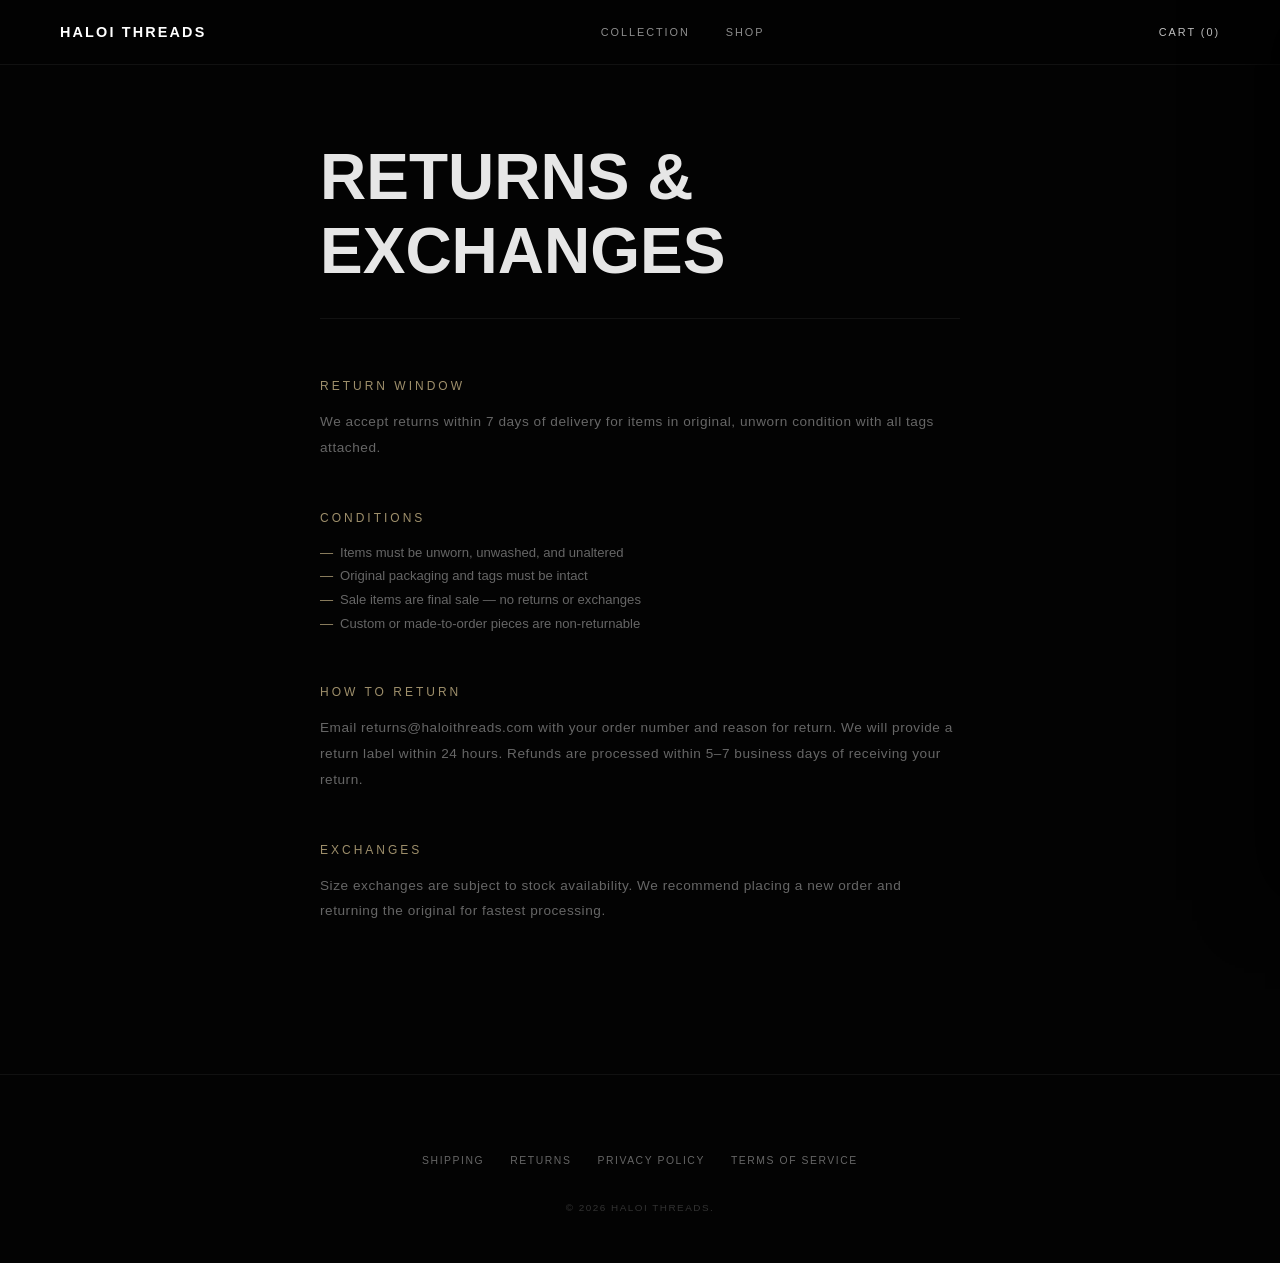
<file: return.html>
<!DOCTYPE html><html lang="en"><head><meta charset="UTF-8"><meta name="viewport" content="width=device-width, initial-scale=1.0"><title>Returns | Haloi Threads</title><link rel="stylesheet" href="design-system.css"><style>.policy-page{max-width:760px;margin:0 auto;padding:140px var(--gutter) 100px}.policy-title{font-size:clamp(2rem,5vw,4rem);text-transform:uppercase;font-weight:700;margin-bottom:60px;border-bottom:1px solid var(--border-dim);padding-bottom:30px}.policy-section{margin-bottom:50px}.policy-h2{font-size:.75rem;text-transform:uppercase;letter-spacing:.25em;color:var(--accent-muga);margin-bottom:16px}.policy-text{font-size:.85rem;line-height:1.9;color:var(--text-secondary);letter-spacing:.04em}.policy-list{list-style:none;margin-top:12px}.policy-list li{font-size:.82rem;line-height:1.8;color:var(--text-secondary);padding-left:20px;position:relative}.policy-list li::before{content:"—";position:absolute;left:0;color:var(--accent-muga)}</style></head><body>
<div class="central-thread"><div class="thread-pulse"></div></div>
<nav id="main-nav"><a href="index.html" class="nav-logo">Haloi Threads</a><div class="nav-links"><a href="collection.html" class="nav-item">Collection</a><a href="shop.html" class="nav-item">Shop</a></div><div class="nav-right">
            <button class="nav-cart-btn" onclick="HaloiCart.open()">Cart <span id="nav-cart-count">(0)</span></button>
            <div class="nav-hamburger" onclick="document.getElementById('main-nav').classList.toggle('nav-mobile-open')">
                <span></span><span></span><span></span>
            </div>
        </div></nav>
<div id="cart-overlay" onclick="HaloiCart.close()"></div><div id="cart-drawer"><div class="cart-header"><span class="cart-title">Your Selection</span><div class="close-cart" onclick="HaloiCart.close()">✕</div></div><div id="cart-items-wrapper" class="cart-items-container"></div><div class="cart-footer"><div class="cart-row"><span>Subtotal</span><span id="cart-subtotal">&#8377;0</span></div><div class="cart-row"><span>Shipping</span><span>Calculated at checkout</span></div><div class="cart-row total"><span>Total</span><span id="cart-total">&#8377;0</span></div><button id="btn-checkout" class="btn-checkout">Proceed to Checkout</button></div></div>
<div id="checkout-modal"><div class="checkout-box" id="checkout-box"></div></div>
<main class="policy-page">
<h1 class="policy-title">Returns &amp; Exchanges</h1>
<div class="policy-section"><div class="policy-h2">Return Window</div><p class="policy-text">We accept returns within 7 days of delivery for items in original, unworn condition with all tags attached.</p></div>
<div class="policy-section"><div class="policy-h2">Conditions</div><ul class="policy-list"><li>Items must be unworn, unwashed, and unaltered</li><li>Original packaging and tags must be intact</li><li>Sale items are final sale — no returns or exchanges</li><li>Custom or made-to-order pieces are non-returnable</li></ul></div>
<div class="policy-section"><div class="policy-h2">How to Return</div><p class="policy-text">Email returns@haloithreads.com with your order number and reason for return. We will provide a return label within 24 hours. Refunds are processed within 5–7 business days of receiving your return.</p></div>
<div class="policy-section"><div class="policy-h2">Exchanges</div><p class="policy-text">Size exchanges are subject to stock availability. We recommend placing a new order and returning the original for fastest processing.</p></div>
</main>
<footer>                <div class="footer-links">
            <a href="shipping.html" class="footer-link">Shipping</a>
            <a href="return.html"   class="footer-link">Returns</a>
            <a href="privacy.html"  class="footer-link">Privacy Policy</a>
            <a href="terms.html"    class="footer-link">Terms of Service</a>
        </div><p class="copyright">&copy; 2026 Haloi Threads.</p></footer>
<script src="cart.js"></script></body></html>
</file>
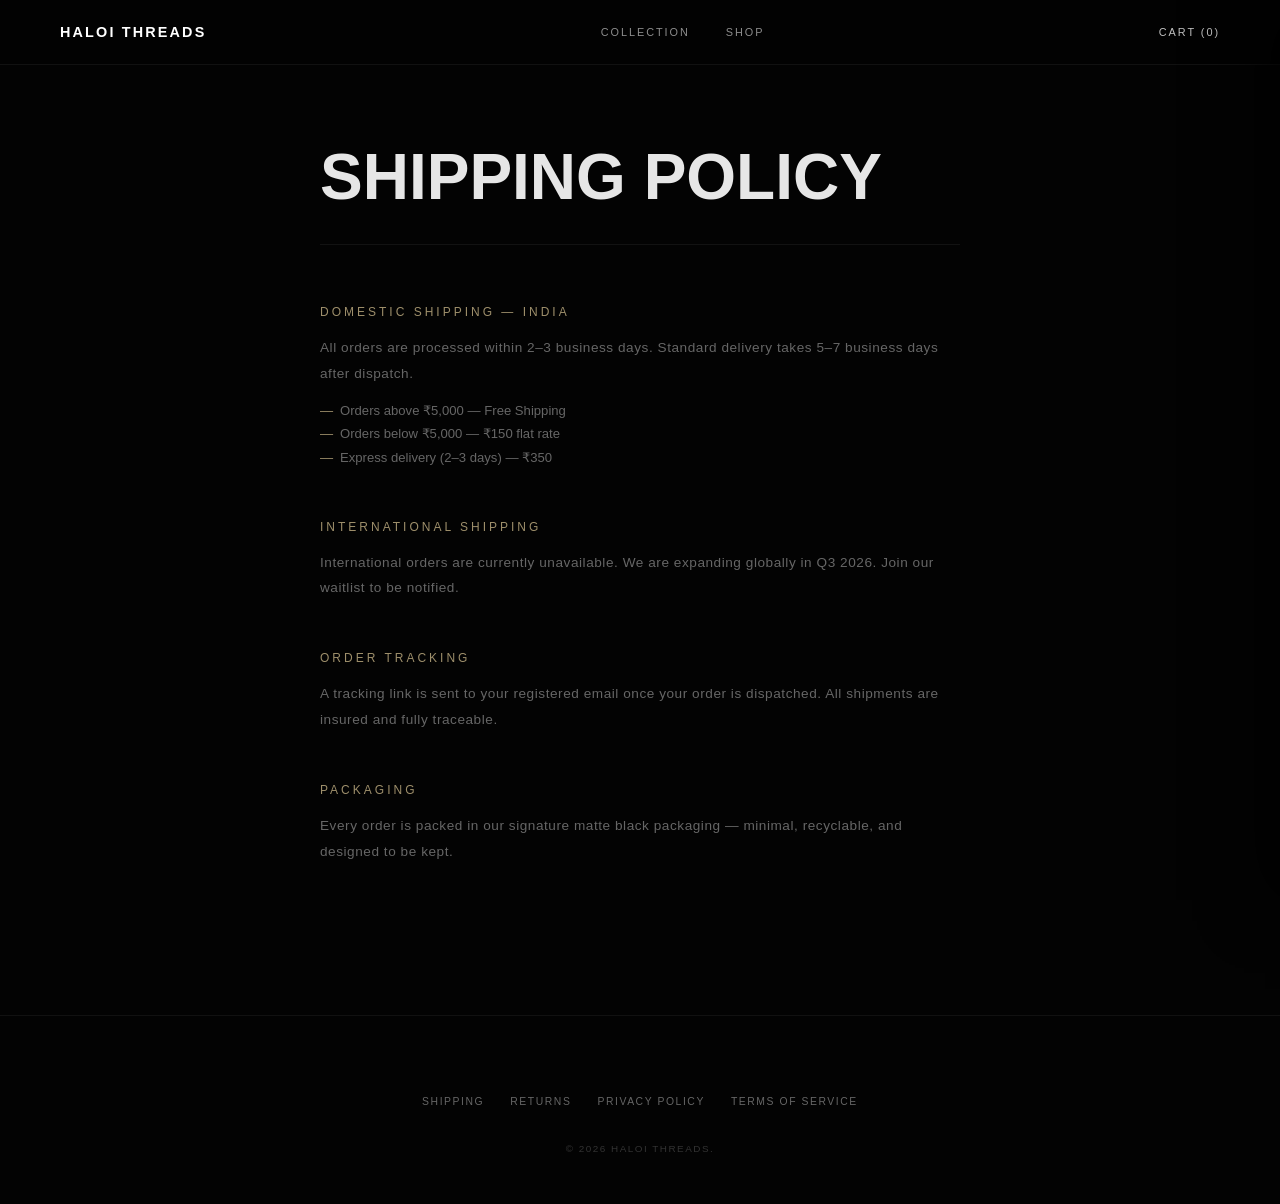
<file: shipping.html>
<!DOCTYPE html><html lang="en"><head><meta charset="UTF-8"><meta name="viewport" content="width=device-width, initial-scale=1.0"><title>Shipping | Haloi Threads</title><link rel="stylesheet" href="design-system.css"><style>.policy-page{max-width:760px;margin:0 auto;padding:140px var(--gutter) 100px}.policy-title{font-size:clamp(2rem,5vw,4rem);text-transform:uppercase;font-weight:700;margin-bottom:60px;border-bottom:1px solid var(--border-dim);padding-bottom:30px}.policy-section{margin-bottom:50px}.policy-h2{font-size:.75rem;text-transform:uppercase;letter-spacing:.25em;color:var(--accent-muga);margin-bottom:16px}.policy-text{font-size:.85rem;line-height:1.9;color:var(--text-secondary);letter-spacing:.04em}.policy-list{list-style:none;margin-top:12px}.policy-list li{font-size:.82rem;line-height:1.8;color:var(--text-secondary);padding-left:20px;position:relative}.policy-list li::before{content:"—";position:absolute;left:0;color:var(--accent-muga)}</style></head><body>
<div class="central-thread"><div class="thread-pulse"></div></div>
<nav id="main-nav"><a href="index.html" class="nav-logo">Haloi Threads</a><div class="nav-links"><a href="collection.html" class="nav-item">Collection</a><a href="shop.html" class="nav-item">Shop</a></div><div class="nav-right">
            <button class="nav-cart-btn" onclick="HaloiCart.open()">Cart <span id="nav-cart-count">(0)</span></button>
            <div class="nav-hamburger" onclick="document.getElementById('main-nav').classList.toggle('nav-mobile-open')">
                <span></span><span></span><span></span>
            </div>
        </div></nav>
<div id="cart-overlay" onclick="HaloiCart.close()"></div><div id="cart-drawer"><div class="cart-header"><span class="cart-title">Your Selection</span><div class="close-cart" onclick="HaloiCart.close()">✕</div></div><div id="cart-items-wrapper" class="cart-items-container"></div><div class="cart-footer"><div class="cart-row"><span>Subtotal</span><span id="cart-subtotal">&#8377;0</span></div><div class="cart-row"><span>Shipping</span><span>Calculated at checkout</span></div><div class="cart-row total"><span>Total</span><span id="cart-total">&#8377;0</span></div><button id="btn-checkout" class="btn-checkout">Proceed to Checkout</button></div></div>
<div id="checkout-modal"><div class="checkout-box" id="checkout-box"></div></div>
<main class="policy-page">
<h1 class="policy-title">Shipping Policy</h1>
<div class="policy-section"><div class="policy-h2">Domestic Shipping — India</div><p class="policy-text">All orders are processed within 2–3 business days. Standard delivery takes 5–7 business days after dispatch.</p><ul class="policy-list"><li>Orders above ₹5,000 — Free Shipping</li><li>Orders below ₹5,000 — ₹150 flat rate</li><li>Express delivery (2–3 days) — ₹350</li></ul></div>
<div class="policy-section"><div class="policy-h2">International Shipping</div><p class="policy-text">International orders are currently unavailable. We are expanding globally in Q3 2026. Join our waitlist to be notified.</p></div>
<div class="policy-section"><div class="policy-h2">Order Tracking</div><p class="policy-text">A tracking link is sent to your registered email once your order is dispatched. All shipments are insured and fully traceable.</p></div>
<div class="policy-section"><div class="policy-h2">Packaging</div><p class="policy-text">Every order is packed in our signature matte black packaging — minimal, recyclable, and designed to be kept.</p></div>
</main>
<footer>                <div class="footer-links">
            <a href="shipping.html" class="footer-link">Shipping</a>
            <a href="return.html"   class="footer-link">Returns</a>
            <a href="privacy.html"  class="footer-link">Privacy Policy</a>
            <a href="terms.html"    class="footer-link">Terms of Service</a>
        </div><p class="copyright">&copy; 2026 Haloi Threads.</p></footer>
<script src="cart.js"></script></body></html>
</file>
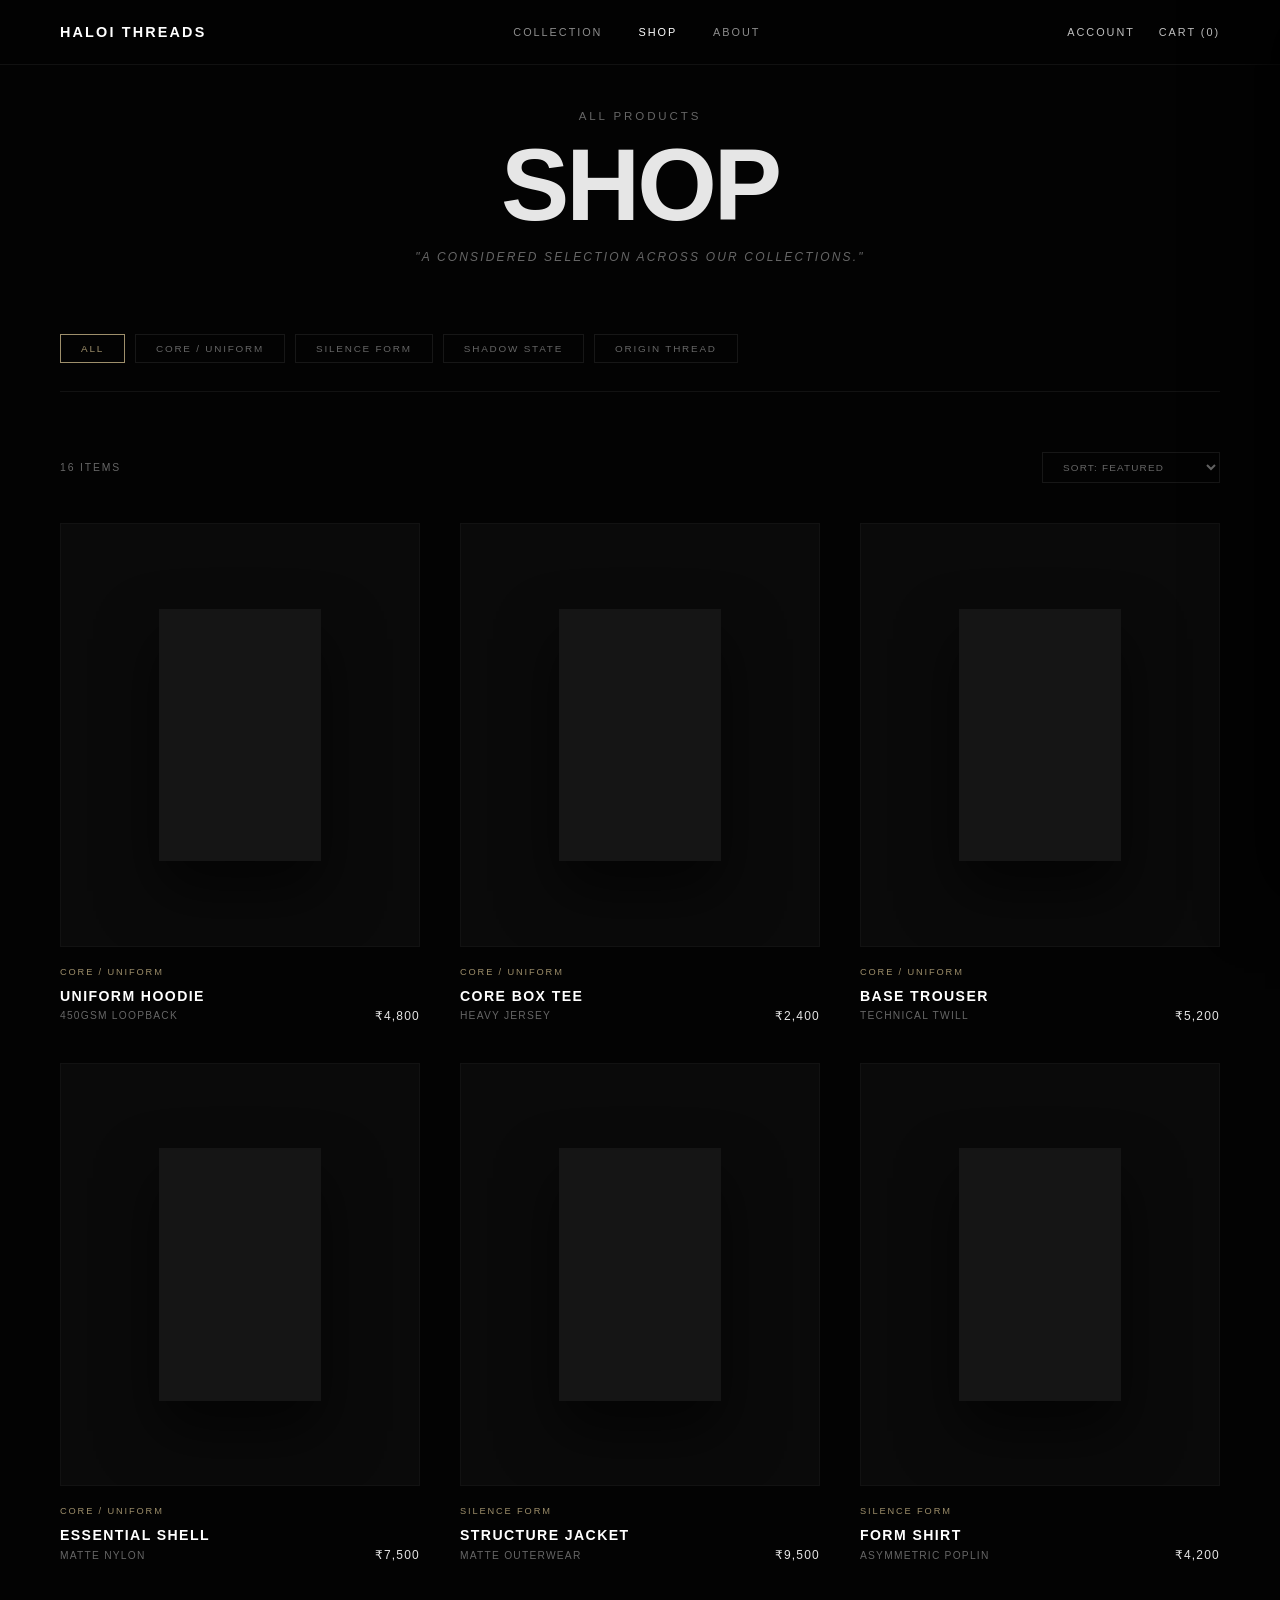
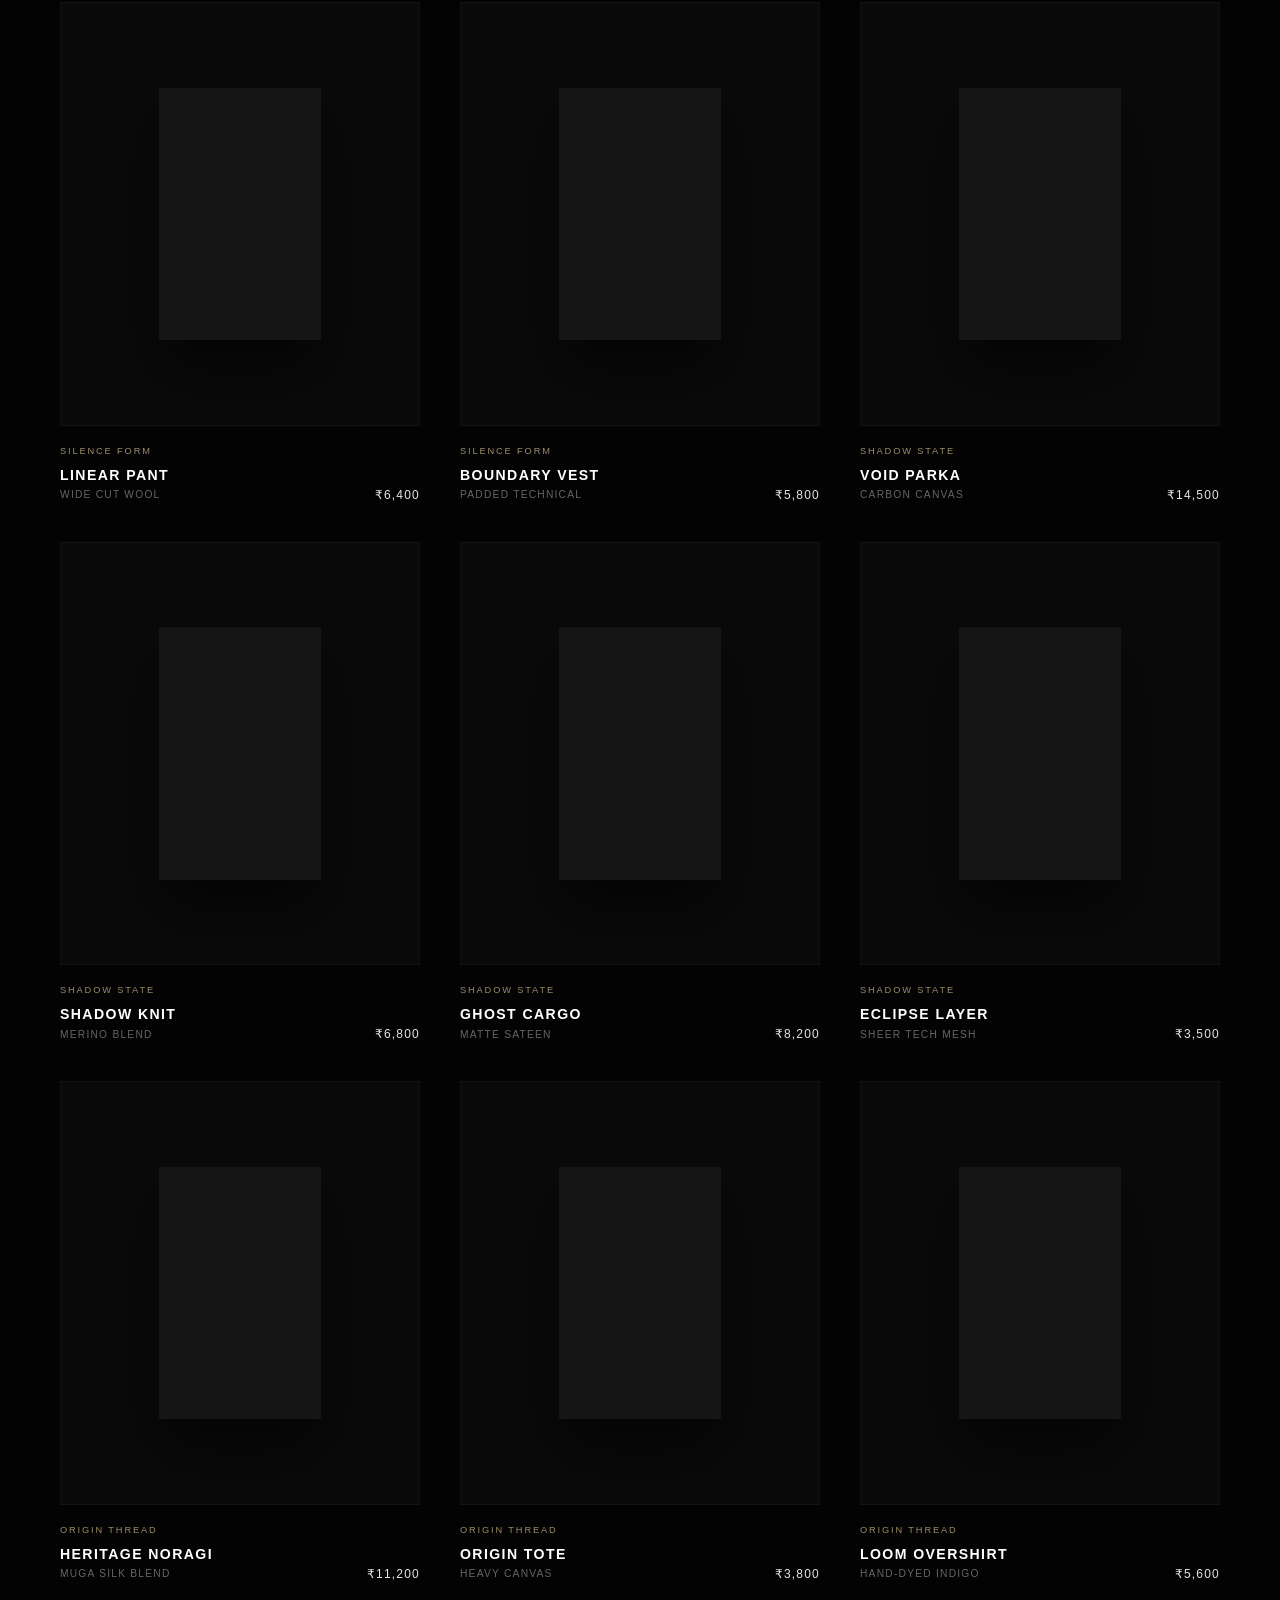
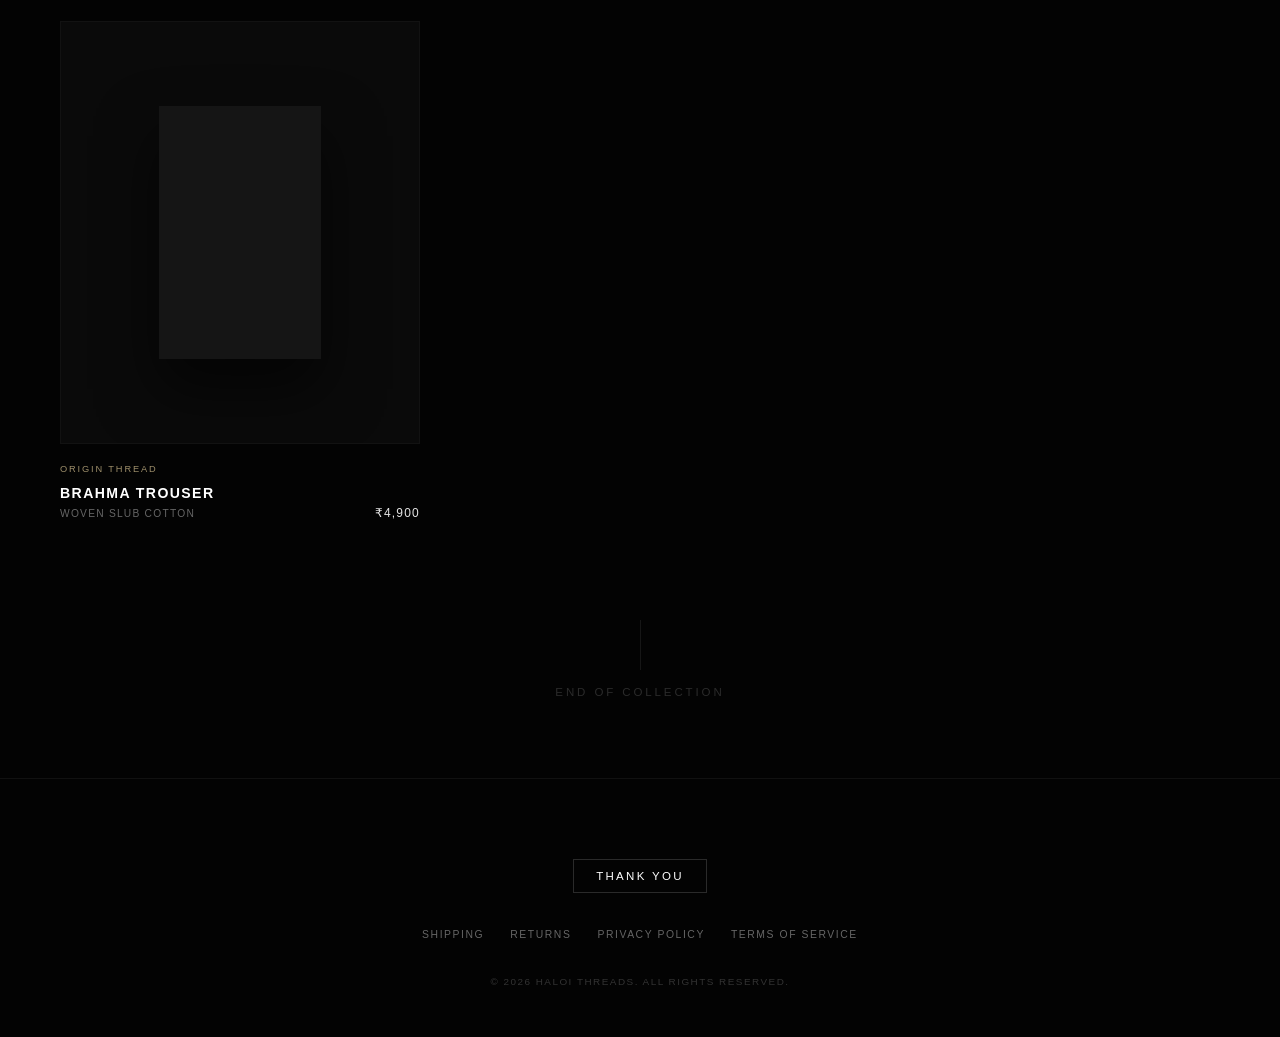
<file: shop.html>
<!DOCTYPE html>
<html lang="en">
<head>
    <meta charset="UTF-8">
    <meta name="viewport" content="width=device-width, initial-scale=1.0, maximum-scale=1.0, user-scalable=no">
    <title>Shop | Haloi Threads</title>
    <meta name="description" content="Shop all Haloi Threads collections. Premium minimalist streetwear.">
    <link rel="stylesheet" href="design-system.css">
    <style>
        /* ── SHOP PAGE STYLES ── */

        /* Shop Header */
        .shop-header {
            text-align: center;
            margin-bottom: 70px;
        }
        .shop-statement {
            margin-top: 18px;
            color: var(--text-secondary);
            letter-spacing: .18em;
            font-size: .75rem;
            text-transform: uppercase;
            font-style: italic;
        }

        /* Filter Bar */
        .filter-bar {
            display: flex;
            gap: 10px;
            flex-wrap: wrap;
            margin-bottom: 60px;
            border-bottom: 1px solid var(--border-dim);
            padding-bottom: 28px;
        }
        .filter-btn {
            padding: 8px 20px;
            border: 1px solid rgba(255,255,255,.08);
            font-size: .62rem;
            text-transform: uppercase;
            letter-spacing: .18em;
            color: var(--text-secondary);
            cursor: pointer;
            transition: all .3s ease;
            font-family: var(--font);
            background: transparent;
        }
        .filter-btn:hover,
        .filter-btn.active {
            border-color: var(--accent-muga);
            color: var(--accent-muga);
        }

        /* Product Grid — 3 col desktop, 2 tablet, 1 mobile */
        .shop-grid {
            display: grid;
            grid-template-columns: repeat(3, 1fr);
            gap: 40px;
        }

        /* Sort Row */
        .shop-toolbar {
            display: flex;
            justify-content: space-between;
            align-items: center;
            margin-bottom: 40px;
        }
        .item-count {
            font-size: .65rem;
            text-transform: uppercase;
            letter-spacing: .18em;
            color: var(--text-secondary);
        }
        .sort-select {
            background: transparent;
            border: 1px solid rgba(255,255,255,.08);
            color: var(--text-secondary);
            font-size: .62rem;
            text-transform: uppercase;
            letter-spacing: .12em;
            padding: 8px 16px;
            font-family: var(--font);
            cursor: pointer;
            outline: none;
        }
        .sort-select option { background: #111; }

        /* Collection tag on card */
        .prod-col-tag {
            display: inline-block;
            font-size: .58rem;
            text-transform: uppercase;
            letter-spacing: .2em;
            color: var(--accent-muga);
            margin-bottom: 6px;
        }

        /* End-of-list divider */
        .shop-end {
            margin-top: 100px;
            text-align: center;
            opacity: .4;
        }
        .shop-end-line {
            width: 1px; height: 50px;
            background: #333; margin: 0 auto 16px;
        }

        /* ── PVP (Product View Page) ── */
        .pvp-layout {
            display: grid;
            grid-template-columns: 1.1fr .9fr;
            gap: 80px;
            align-items: center;
        }
        .pvp-visual-container {
            background: #060606;
            aspect-ratio: .9;
            display: flex; align-items: center; justify-content: center;
            border: 1px solid rgba(255,255,255,.02);
            position: relative;
            overflow: hidden;
        }
        .pvp-visual-container .product-garment { width: 42%; height: 58%; }
        .pvp-details { display: flex; flex-direction: column; gap: 48px; }
        .pvp-header-box { display: flex; flex-direction: column; gap: 12px; }
        .pvp-col-ref { color: var(--accent-muga); font-size: .68rem; letter-spacing: .22em; text-transform: uppercase; }
        .pvp-title { font-size: clamp(1.8rem, 4vw, 3.5rem); text-transform: uppercase; line-height: 1; color: #fff; font-weight: 700; }
        .pvp-price { font-size: 1.4rem; color: #fff; letter-spacing: .05em; }
        .pvp-description { font-size: .86rem; color: var(--text-secondary); line-height: 1.85; letter-spacing: .05em; }
        .pvp-selection-group { display: flex; flex-direction: column; gap: 16px; }
        .size-grid { display: flex; gap: 10px; flex-wrap: wrap; }
        .size-option {
            width: 48px; height: 48px;
            border: 1px solid rgba(255,255,255,.1);
            display: flex; align-items: center; justify-content: center;
            font-size: .72rem; cursor: pointer; color: var(--text-secondary);
            transition: all .35s; font-family: var(--font);
        }
        .size-option:hover { border-color: rgba(255,255,255,.4); color: #fff; }
        .size-option.selected { background: #fff; color: #000; border-color: #fff; }
        .pvp-actions { display: flex; flex-direction: column; gap: 12px; }
        .btn-buy-now {
            width: 100%; padding: 18px;
            background: var(--accent-muga); color: #000;
            font-weight: 700; text-transform: uppercase;
            letter-spacing: .22em; font-size: .72rem;
            cursor: pointer; border: none; font-family: var(--font);
            transition: opacity .3s, transform .3s;
        }
        .btn-buy-now:hover { opacity: .85; transform: translateY(-2px); }
        .btn-add-cart {
            width: 100%; padding: 18px;
            background: transparent;
            border: 1px solid rgba(255,255,255,.1);
            color: var(--text-primary);
            text-transform: uppercase; letter-spacing: .22em;
            font-size: .72rem; cursor: pointer; font-family: var(--font);
            transition: border-color .4s, color .4s;
        }
        .btn-add-cart:hover { border-color: var(--accent-muga); color: var(--accent-muga); }

        /* Qty selector in PVP */
        .qty-selector { display: flex; align-items: center; gap: 0; }
        .qty-selector .qty-wrapper { border: 1px solid rgba(255,255,255,.15); display: flex; }
        .qty-selector .qty-btn {
            width: 44px; height: 44px;
            display: flex; align-items: center; justify-content: center;
            cursor: pointer; color: #888; font-size: 1.1rem;
            transition: color .2s;
        }
        .qty-selector .qty-btn:hover { color: #fff; }
        .qty-selector .qty-val {
            width: 44px; height: 44px;
            display: flex; align-items: center; justify-content: center;
            color: #fff; border-left: 1px solid rgba(255,255,255,.1);
            border-right: 1px solid rgba(255,255,255,.1);
        }

        /* Responsive */
        @media (max-width: 1100px) {
            .shop-grid { grid-template-columns: repeat(2, 1fr); }
        }
        @media (max-width: 768px) {
            .shop-grid { grid-template-columns: 1fr; }
            .pvp-layout { grid-template-columns: 1fr; gap: 40px; }
            .pvp-visual-container { height: 300px; }
            .filter-bar { gap: 8px; }
        }
    </style>
</head>
<body>

    <!-- THREAD PULSE -->
    <div class="central-thread"><div class="thread-pulse"></div></div>

    <!-- CART DRAWER -->
    <div id="cart-overlay" onclick="HaloiCart.close()"></div>
    <div id="cart-drawer">
        <div class="cart-header">
            <span class="cart-title">Your Selection</span>
            <div class="close-cart" onclick="HaloiCart.close()">✕</div>
        </div>
        <div id="cart-items-wrapper" class="cart-items-container"></div>
        <div class="cart-footer">
            <div class="cart-row"><span>Subtotal</span><span id="cart-subtotal">₹0</span></div>
            <div class="cart-row"><span>Shipping</span><span>Calculated at checkout</span></div>
            <div class="cart-row total"><span>Total</span><span id="cart-total">₹0</span></div>
            <button id="btn-checkout" class="btn-checkout">Proceed to Checkout</button>
        </div>
    </div>

    <!-- CHECKOUT MODAL -->
    <div id="checkout-modal">
        <div class="checkout-box" id="checkout-box"></div>
    </div>

    <!-- NAV -->
    <nav id="main-nav">
        <a href="index.html" class="nav-logo">Haloi Threads</a>
        <div class="nav-links">
            <a href="collection.html" class="nav-item">Collection</a>
            <a href="shop.html" class="nav-item" style="color:#fff;">Shop</a>
            <a href="about.html" class="nav-item">About</a>
        </div>
        <div class="nav-right">
            <a href="profile.html" class="nav-cart-btn" id="nav-acct-link">Account</a>
            <button class="nav-cart-btn" onclick="HaloiCart.open()">
                Cart <span id="nav-cart-count">(0)</span>
            </button>
            <div class="nav-hamburger" onclick="toggleMobileNav()">
                <span></span><span></span><span></span>
            </div>
        </div>
    </nav>

    <main>
        <!-- SHOP VIEW -->
        <section id="view-shop" class="view-section">
            <div class="shop-header fade-up">
                <div class="text-label" style="margin-bottom:16px;">All Products</div>
                <h1 class="text-display">Shop</h1>
                <p class="shop-statement">"A considered selection across our collections."</p>
            </div>

            <!-- Filter Bar -->
            <div class="filter-bar fade-up" style="transition-delay:.12s;">
                <button class="filter-btn active" onclick="app.filter('all', this)">All</button>
                <button class="filter-btn" onclick="app.filter('core', this)">Core / Uniform</button>
                <button class="filter-btn" onclick="app.filter('silence', this)">Silence Form</button>
                <button class="filter-btn" onclick="app.filter('shadow', this)">Shadow State</button>
                <button class="filter-btn" onclick="app.filter('origin', this)">Origin Thread</button>
            </div>

            <!-- Toolbar -->
            <div class="shop-toolbar">
                <span class="item-count" id="item-count">Loading...</span>
                <select class="sort-select" onchange="app.sort(this.value)">
                    <option value="default">Sort: Featured</option>
                    <option value="price-asc">Price: Low to High</option>
                    <option value="price-desc">Price: High to Low</option>
                    <option value="name">Name A–Z</option>
                </select>
            </div>

            <!-- Product Grid -->
            <div class="shop-grid" id="shop-grid-target">
                <!-- Injected by JS -->
            </div>

            <div class="shop-end">
                <div class="shop-end-line"></div>
                <p class="text-label">End of Collection</p>
            </div>
        </section>

        <!-- PRODUCT VIEW PAGE -->
        <section id="view-pvp" class="view-section">
            <button class="btn-back" id="btn-back-to-shop" onclick="app.showView('shop')">Back to Shop</button>
            <div id="pvp-render"></div>
        </section>
    </main>

    <!-- FOOTER -->
    <footer>
        <div class="founder">THANK YOU</div>
                <div class="footer-links">
            <a href="shipping.html" class="footer-link">Shipping</a>
            <a href="return.html"   class="footer-link">Returns</a>
            <a href="privacy.html"  class="footer-link">Privacy Policy</a>
            <a href="terms.html"    class="footer-link">Terms of Service</a>
        </div>
        <p class="copyright">&copy; 2026 Haloi Threads. All Rights Reserved.</p>
    </footer>

    <script src="cart.js"></script>
    <script>
    /* ── ALL PRODUCTS DATA ── */
    const SHOP_DATA = [
        /* Core / Uniform */
        { id:"c1",  name:"Uniform Hoodie",          col:"core",    colName:"Core / Uniform",  sub:"450GSM Loopback",      price: 4800  },
        { id:"c2",  name:"Core Box Tee",             col:"core",    colName:"Core / Uniform",  sub:"Heavy Jersey",          price: 2400  },
        { id:"c3",  name:"Base Trouser",             col:"core",    colName:"Core / Uniform",  sub:"Technical Twill",       price: 5200  },
        { id:"c4",  name:"Essential Shell",          col:"core",    colName:"Core / Uniform",  sub:"Matte Nylon",           price: 7500  },
        /* Silence Form */
        { id:"s1",  name:"Structure Jacket",        col:"silence", colName:"Silence Form",    sub:"Matte Outerwear",       price: 9500  },
        { id:"s2",  name:"Form Shirt",              col:"silence", colName:"Silence Form",    sub:"Asymmetric Poplin",     price: 4200  },
        { id:"s3",  name:"Linear Pant",             col:"silence", colName:"Silence Form",    sub:"Wide Cut Wool",         price: 6400  },
        { id:"s4",  name:"Boundary Vest",           col:"silence", colName:"Silence Form",    sub:"Padded Technical",      price: 5800  },
        /* Shadow State */
        { id:"sh1", name:"Void Parka",              col:"shadow",  colName:"Shadow State",    sub:"Carbon Canvas",         price: 14500 },
        { id:"sh2", name:"Shadow Knit",             col:"shadow",  colName:"Shadow State",    sub:"Merino Blend",          price: 6800  },
        { id:"sh3", name:"Ghost Cargo",             col:"shadow",  colName:"Shadow State",    sub:"Matte Sateen",          price: 8200  },
        { id:"sh4", name:"Eclipse Layer",           col:"shadow",  colName:"Shadow State",    sub:"Sheer Tech Mesh",       price: 3500  },
        /* Origin Thread */
        { id:"o1",  name:"Heritage Noragi",         col:"origin",  colName:"Origin Thread",   sub:"Muga Silk Blend",       price: 11200 },
        { id:"o2",  name:"Origin Tote",             col:"origin",  colName:"Origin Thread",   sub:"Heavy Canvas",          price: 3800  },
        { id:"o3",  name:"Loom Overshirt",          col:"origin",  colName:"Origin Thread",   sub:"Hand-dyed Indigo",      price: 5600  },
        { id:"o4",  name:"Brahma Trouser",          col:"origin",  colName:"Origin Thread",   sub:"Woven Slub Cotton",     price: 4900  }
    ];

    /* ── APP ── */
    const app = {
        state: {
            filter:       'all',
            sort:         'default',
            selectedSize: 'M',
            currentProd:  null,
            qty:          1
        },

        init() {
            this.showView('shop');
            this.renderShop();
            this._attachObserver();
        },

        _attachObserver() {
            const obs = new IntersectionObserver(entries => {
                entries.forEach(e => {
                    if (e.isIntersecting) { e.target.classList.add('active'); obs.unobserve(e.target); }
                });
            }, { threshold: 0.06, rootMargin: '0px 0px -40px 0px' });
            document.querySelectorAll('.fade-up').forEach(el => obs.observe(el));
        },

        showView(viewId) {
            document.querySelectorAll('.view-section').forEach(s => {
                s.classList.remove('active');
                // Keep display:block briefly so outgoing can fade, then hide
                setTimeout(() => { if (!s.classList.contains('active')) s.style.display = 'none'; }, 100);
            });
            const target = document.getElementById('view-' + viewId);
            if (target) {
                target.style.display = 'block';
                // Double rAF ensures display:block is painted before transition starts
                requestAnimationFrame(() => {
                    requestAnimationFrame(() => {
                        target.classList.add('active');
                        window.scrollTo({ top: 0, behavior: 'smooth' });
                    });
                });
            }
        },

        getFiltered() {
            let data = [...SHOP_DATA];
            if (this.state.filter !== 'all') {
                data = data.filter(p => p.col === this.state.filter);
            }
            if (this.state.sort === 'price-asc')  data.sort((a,b) => a.price - b.price);
            if (this.state.sort === 'price-desc') data.sort((a,b) => b.price - a.price);
            if (this.state.sort === 'name')       data.sort((a,b) => a.name.localeCompare(b.name));
            return data;
        },

        renderShop() {
            const data = this.getFiltered();
            const grid = document.getElementById('shop-grid-target');
            const count = document.getElementById('item-count');
            if (count) count.innerText = data.length + ' Item' + (data.length !== 1 ? 's' : '');

            if (data.length === 0) {
                grid.innerHTML = '<div style="color:var(--text-secondary);font-size:.8rem;letter-spacing:.12em;text-transform:uppercase;padding:60px 0;">No items in this collection yet.</div>';
                return;
            }

            grid.innerHTML = data.map((p, i) => `
                <div class="product-card fade-up" onclick="app.openProduct('${p.id}')"
                     style="transition-delay:${i * 0.06}s;">
                    <div class="product-visual">
                        <div class="product-inset-border"></div>
                        <div class="product-garment" style="background:#151515;"></div>
                    </div>
                    <div class="product-info">
                        <span class="prod-col-tag">${p.colName}</span>
                        <h3 class="prod-title">${p.name}</h3>
                        <div class="prod-sub-meta">
                            <span class="prod-sub">${p.sub}</span>
                            <span class="prod-price">\u20b9${new Intl.NumberFormat('en-IN').format(p.price)}</span>
                        </div>
                    </div>
                </div>`).join('');
            // Re-attach observer to newly rendered cards
            const cardObs = new IntersectionObserver(entries => {
                entries.forEach(e => { if (e.isIntersecting) { e.target.classList.add('active'); cardObs.unobserve(e.target); } });
            }, { threshold: 0.05, rootMargin: '0px 0px -20px 0px' });
            grid.querySelectorAll('.fade-up').forEach(el => cardObs.observe(el));
        },

        filter(colId, btn) {
            this.state.filter = colId;
            document.querySelectorAll('.filter-btn').forEach(b => b.classList.remove('active'));
            if (btn) btn.classList.add('active');
            this.renderShop();
        },

        sort(val) {
            this.state.sort = val;
            this.renderShop();
        },

        openProduct(prodId) {
            const prod = SHOP_DATA.find(p => p.id === prodId);
            if (!prod) return;
            this.state.currentProd  = prod;
            this.state.selectedSize = 'M';
            this.state.qty          = 1;

            const fmtPrice = new Intl.NumberFormat('en-IN').format(prod.price);

            document.getElementById('pvp-render').innerHTML = `
                <div class="pvp-layout">
                    <div class="pvp-visual-container">
                        <div class="product-garment" style="background:#151515;"></div>
                    </div>
                    <div class="pvp-details">
                        <div class="pvp-header-box">
                            <span class="pvp-col-ref">${prod.colName}</span>
                            <h1 class="pvp-title">${prod.name}</h1>
                            <span class="pvp-price">₹${fmtPrice}</span>
                        </div>
                        <p class="pvp-description">
                            A signature piece from the ${prod.colName} collection. 
                            ${prod.sub} — designed with absolute intent, featuring custom construction 
                            and premium materials sourced for both quality and longevity. Every thread is a deliberate choice.
                        </p>
                        <div class="pvp-selection-group">
                            <span class="text-label">Size</span>
                            <div class="size-grid" id="pvp-size-grid">
                                ${['XS','S','M','L','XL','XXL'].map(s => `
                                <div class="size-option${s==='M'?' selected':''}"
                                     onclick="app.selectSize('${s}')" id="sz-${s}">${s}</div>`).join('')}
                            </div>
                        </div>
                        <div class="pvp-selection-group">
                            <span class="text-label">Quantity</span>
                            <div class="qty-selector">
                                <div class="qty-wrapper">
                                    <div class="qty-btn" onclick="app.changeQty(-1)">−</div>
                                    <div class="qty-val" id="pvp-qty">1</div>
                                    <div class="qty-btn" onclick="app.changeQty(1)">+</div>
                                </div>
                            </div>
                        </div>
                        <div class="pvp-actions">
                            <button class="btn-buy-now" onclick="app.buyNow()">
                                Buy Now — ₹${fmtPrice}
                            </button>
                            <button class="btn-add-cart" onclick="app.addToCart()">
                                Add to Cart
                            </button>
                        </div>
                        <p style="font-size:.62rem;text-transform:uppercase;letter-spacing:.15em;color:#333;text-align:center;">
                            Free shipping above ₹5,000 · Easy 7-day returns
                        </p>
                    </div>
                </div>`;

            this.showView('pvp');
        },

        selectSize(size) {
            this.state.selectedSize = size;
            document.querySelectorAll('#pvp-size-grid .size-option').forEach(el => el.classList.remove('selected'));
            const el = document.getElementById('sz-' + size);
            if (el) el.classList.add('selected');
        },

        changeQty(delta) {
            const newQty = Math.max(1, this.state.qty + delta);
            this.state.qty = newQty;
            const el = document.getElementById('pvp-qty');
            if (el) el.innerText = newQty;
        },

        addToCart() {
            const p = this.state.currentProd;
            if (!p) return;
            for (let i = 0; i < this.state.qty; i++) {
                HaloiCart.add({
                    id:      p.id,
                    name:    p.name,
                    price:   p.price,
                    variant: 'Size ' + this.state.selectedSize
                });
            }
        },

        buyNow() {
            this.addToCart();
            setTimeout(() => HaloiCart.openCheckout(), 400);
        }
    };

    window.addEventListener('DOMContentLoaded', () => app.init());

    function toggleMobileNav() {
        document.getElementById('main-nav').classList.toggle('nav-mobile-open');
    }
    </script>
</body>
</html>
</file>
<file: design-system.css>
/* =====================================================
   HALOI THREADS — GLOBAL DESIGN SYSTEM
   =====================================================*/

:root {
    --bg-void:        #030303;
    --bg-card:        #080808;
    --bg-surface:     #0a0a0a;
    --text-primary:   #e6e6e6;
    --text-secondary: #666666;
    --accent-muga:    #9e8f6b;     /* Assamese Muga Silk */
    --border-dim:     rgba(255,255,255,0.06);
    --border-mid:     rgba(255,255,255,0.12);
    --gutter:         clamp(20px, 5vw, 60px);
    --max-w:          1400px;
    --font:           "Helvetica Neue", Helvetica, Arial, sans-serif;
    --ease-luxury:    cubic-bezier(0.19, 1, 0.22, 1);
    --ease-snap:      cubic-bezier(0.65, 0, 0.35, 1);
}

/* ---- RESET ---- */
*, *::before, *::after { margin:0; padding:0; box-sizing:border-box; }
html { scroll-behavior: smooth; }

@keyframes darkPulse {
    0%   { background-color: #030303; }
    50%  { background-color: #111111; }
    100% { background-color: #030303; }
}

html, body {
    background-color: var(--bg-void);
    color: var(--text-primary);
    font-family: var(--font);
    font-size: 16px;
    overflow-x: hidden;
    width: 100%;
    -webkit-font-smoothing: antialiased;
    -moz-osx-font-smoothing: grayscale;
    animation: darkPulse 6s ease-in-out infinite;
}

a  { text-decoration:none; color:inherit; cursor:pointer; transition:color .4s var(--ease-luxury); }
a:hover { color:#fff; }
ul { list-style:none; }
button { border:none; background:none; cursor:pointer; color:inherit; font-family:inherit; outline:none; }
img { display:block; max-width:100%; }

/* ---- TYPOGRAPHY ---- */
.text-display {
    font-size: clamp(2.5rem, 8vw, 7rem);
    line-height: .92;
    letter-spacing: -.03em;
    text-transform: uppercase;
    font-weight: 700;
}
.text-label {
    font-size: .72rem;
    letter-spacing: .25em;
    text-transform: uppercase;
    color: var(--text-secondary);
}
.text-body {
    font-size: .9rem;
    line-height: 1.75;
    color: var(--text-secondary);
    letter-spacing: .05em;
}
.accent-text { color: var(--accent-muga); }
.uppercase   { text-transform: uppercase; }

/* ---- SIGNATURE THREAD PULSE ---- */
.central-thread {
    position: fixed; top:0; left:50%;
    width:1px; height:100vh;
    background: none;
    transform: translateX(-50%);
    z-index: 1;
    pointer-events: none;
}
.thread-pulse {
    position: absolute; top:-20%; left:0;
    width:1px; height:200px;
    background: linear-gradient(to bottom, transparent, var(--accent-muga), transparent);
    opacity: .6;
    animation: threadDrop 10s infinite cubic-bezier(.65,0,.35,1);
}
@keyframes threadDrop {
    0%   { top:-30%; opacity:0; }
    10%  { opacity:.8; }
    90%  { opacity:.8; }
    100% { top:130%; opacity:0; }
}

/* ---- INTRO OVERLAY ---- */
#intro-overlay {
    position: fixed; inset:0;
    background: var(--bg-void);
    z-index: 9999;
    display: flex; flex-direction:column;
    justify-content: center; align-items:center;
    transition: opacity 1.5s ease-in-out, visibility 1.5s;
    overflow: hidden;
}
.intro-loom-lines { position:absolute; inset:0; pointer-events:none; }
.loom-line {
    position:absolute; top:-100%;
    width:1px; height:100%;
    background: linear-gradient(to bottom, transparent, rgba(255,255,255,.07), transparent);
    animation: loomPass 4s infinite linear;
}
.loom-line:nth-child(1){ left:20%; animation-duration:3s;   animation-delay:0s;   }
.loom-line:nth-child(2){ left:40%; animation-duration:5s;   animation-delay:1s;   }
.loom-line:nth-child(3){ left:60%; animation-duration:3.5s; animation-delay:.5s;  }
.loom-line:nth-child(4){ left:80%; animation-duration:4.5s; animation-delay:1.5s; }
@keyframes loomPass {
    0%   { top:-100%; opacity:0; }
    20%  { opacity:1; }
    80%  { opacity:1; }
    100% { top:100%;  opacity:0; }
}
.intro-content { position:relative; text-align:center; width:100%; z-index:2; }
.intro-welcome {
    font-size: clamp(1rem, 2vw, 1.5rem);
    font-weight: 400;
    letter-spacing: .5em;
    text-transform: uppercase;
    color: var(--text-secondary);
    opacity:0;
    position: absolute; top:50%; left:50%;
    transform: translate(-50%,-50%);
    width:100%;
    animation: welcomeSeq 3s var(--ease-luxury) forwards;
}
.brand-box-wrapper { position:relative; display:inline-block; padding:20px 40px; }
.intro-brand {
    font-size: clamp(2rem, 6vw, 4rem);
    font-weight: 700;
    text-transform: uppercase;
    color: var(--text-primary);
    opacity:0;
    letter-spacing: .05em;
    filter: blur(10px);
    animation: brandReveal 3s 2.8s var(--ease-luxury) forwards;
    white-space: nowrap;
}
.intro-border { position:absolute; background:rgba(255,255,255,.25); }
.border-top, .border-bottom { height:1px; width:0; left:50%; transform:translateX(-50%); }
.border-left, .border-right { width:1px; height:0; top:50%; transform:translateY(-50%); }
.border-top    { top:0;    animation:drawW 1.5s 3.2s var(--ease-luxury) forwards; }
.border-bottom { bottom:0; animation:drawW 1.5s 3.2s var(--ease-luxury) forwards; }
.border-left   { left:0;   animation:drawH 1.5s 3.8s var(--ease-luxury) forwards; }
.border-right  { right:0;  animation:drawH 1.5s 3.8s var(--ease-luxury) forwards; }
@keyframes drawW { to { width:100%; } }
@keyframes drawH { to { height:100%; } }
@keyframes welcomeSeq {
    0%   { opacity:0; letter-spacing:1em; filter:blur(10px); }
    20%  { opacity:1; letter-spacing:.5em; filter:blur(0); }
    80%  { opacity:1; }
    100% { opacity:0; letter-spacing:.2em; filter:blur(5px); transform:translate(-50%,-60%); }
}
@keyframes brandReveal {
    0%   { opacity:0; transform:scale(.97); filter:blur(15px); }
    20%  { opacity:1; transform:scale(1);   filter:blur(0); }
    80%  { opacity:1; }
    100% { opacity:0; transform:scale(1.02); filter:blur(5px); }
}

/* ---- NAVIGATION ---- */
nav {
    position: fixed; top:0; left:0; width:100%;
    padding: 24px var(--gutter);
    display: flex; justify-content:space-between; align-items:center;
    z-index: 100;
    background: rgba(3,3,3,.88);
    backdrop-filter: blur(20px);
    -webkit-backdrop-filter: blur(20px);
    border-bottom: 1px solid var(--border-dim);
    transition: padding .4s ease;
}
.nav-logo {
    font-weight: 700;
    text-transform: uppercase;
    letter-spacing: .15em;
    font-size: .9rem;
    color:#fff;
}
.nav-links { display:flex; gap:36px; align-items:center; }
.nav-item  {
    font-size: .68rem;
    text-transform: uppercase;
    letter-spacing: .18em;
    color: rgba(255,255,255,.55);
    transition: color .3s;
}
.nav-item:hover { color:#fff; }
.nav-right { display:flex; gap:24px; align-items:center; }
.nav-cart-btn {
    font-size: .68rem;
    text-transform: uppercase;
    letter-spacing: .18em;
    color: rgba(255,255,255,.75);
    cursor:pointer;
    transition: color .3s;
}
.nav-cart-btn:hover { color:var(--accent-muga); }
.btn-luxury {
    position: relative;
    padding: 14px 40px;
    border: 1px solid rgba(255,255,255,.12);
    text-transform: uppercase;
    letter-spacing: .22em;
    font-size: .7rem;
    color:#fff;
    background: transparent;
    overflow: hidden;
    transition: border-color .4s ease, color .4s ease;
    display: inline-block;
}
.btn-luxury:hover {
    border-color: var(--accent-muga);
    color: var(--accent-muga);
}
.nav-hamburger {
    display: none;
    flex-direction: column;
    gap: 5px;
    cursor: pointer;
    padding: 4px;
}
.nav-hamburger span {
    display:block; width:22px; height:1px;
    background: var(--text-primary);
    transition: all .4s ease;
}
@media (max-width:768px) {
    .nav-links { display:none; }
    .nav-hamburger { display:flex; }
    nav { padding: 18px 20px; }
    .nav-mobile-open .nav-links {
        display: flex; flex-direction:column;
        position:fixed; top:60px; left:0; width:100%;
        background: rgba(3,3,3,.97);
        padding: 30px var(--gutter);
        border-bottom: 1px solid var(--border-dim);
        gap:25px;
    }
}

/* ---- CART DRAWER ---- */
#cart-overlay {
    position:fixed; inset:0;
    background: rgba(0,0,0,.65);
    backdrop-filter: blur(8px);
    z-index:200; opacity:0; visibility:hidden;
    transition: all .5s var(--ease-snap);
}
#cart-overlay.active { opacity:1; visibility:visible; }
#cart-drawer {
    position:fixed; top:0; right:0;
    width:440px; max-width:92%;
    height:100%;
    background: #0a0a0a;
    border-left: 1px solid var(--border-mid);
    z-index:201;
    transform: translateX(100%);
    transition: transform .5s var(--ease-snap);
    display:flex; flex-direction:column;
    box-shadow: -15px 0 60px rgba(0,0,0,.9);
}
#cart-drawer.active { transform:translateX(0); }
.cart-header {
    padding:24px 28px;
    border-bottom: 1px solid var(--border-dim);
    display:flex; justify-content:space-between; align-items:center;
    flex-shrink:0;
}
.cart-title { font-size:.8rem; text-transform:uppercase; letter-spacing:.22em; color:var(--accent-muga); }
.close-cart  { cursor:pointer; color:#888; font-size:1.2rem; padding:4px; transition:color .3s; }
.close-cart:hover { color:#fff; }
.cart-items-container { flex:1; overflow-y:auto; }
.cart-items-container::-webkit-scrollbar { width:2px; }
.cart-items-container::-webkit-scrollbar-track { background:transparent; }
.cart-items-container::-webkit-scrollbar-thumb { background:var(--accent-muga); }
.cart-item {
    display:flex; gap:18px;
    padding:22px 28px;
    border-bottom: 1px solid rgba(255,255,255,.04);
    transition: background .3s;
}
.cart-item:hover { background: rgba(255,255,255,.02); }
.item-image {
    width:72px; height:90px;
    background:#141414;
    flex-shrink:0;
    overflow:hidden;
}
.item-image img { width:100%; height:100%; object-fit:cover; }
.item-details { flex:1; display:flex; flex-direction:column; justify-content:space-between; }
.item-top { display:flex; justify-content:space-between; }
.item-name { font-size:.82rem; color:#fff; text-transform:uppercase; letter-spacing:.08em; }
.item-variant { font-size:.65rem; color:#555; display:block; margin-top:4px; }
.item-remove { font-size:.6rem; text-transform:uppercase; color:#444; cursor:pointer; letter-spacing:.1em; transition:color .3s; }
.item-remove:hover { color:#999; }
.item-bottom { display:flex; justify-content:space-between; align-items:center; margin-top:12px; }
.qty-wrapper { display:flex; border:1px solid rgba(255,255,255,.15); }
.qty-btn {
    width:28px; height:28px;
    display:flex; align-items:center; justify-content:center;
    cursor:pointer; color:#888; font-size:.9rem;
    transition: color .2s, background .2s;
}
.qty-btn:hover { color:#fff; background:rgba(255,255,255,.06); }
.qty-val { width:28px; height:28px; display:flex; align-items:center; justify-content:center; color:#fff; font-size:.82rem; }
.item-price { color:var(--accent-muga); font-size:.82rem; }
.cart-footer {
    padding:28px;
    background:#0c0c0c;
    border-top:1px solid var(--border-dim);
    flex-shrink:0;
}
.cart-row { display:flex; justify-content:space-between; margin-bottom:10px; font-size:.75rem; color:#666; }
.cart-row.total { color:#fff; font-size:.95rem; margin-top:18px; border-top:1px solid var(--border-dim); padding-top:14px; }
.btn-checkout {
    width:100%; padding:18px;
    background:var(--accent-muga);
    border:none; color:#000;
    text-transform:uppercase;
    letter-spacing:.22em;
    font-size:.72rem;
    font-weight:700;
    margin-top:18px;
    cursor:pointer;
    transition: opacity .3s, transform .3s;
}
.btn-checkout:hover { opacity:.85; transform:translateY(-1px); }
.btn-checkout:disabled { opacity:.4; cursor:not-allowed; transform:none; }
.empty-cart-msg { text-align:center; padding:50px 20px; color:#555; font-size:.8rem; letter-spacing:.1em; text-transform:uppercase; }

/* ---- CHECKOUT MODAL ---- */
#checkout-modal {
    position:fixed; inset:0;
    background:rgba(0,0,0,.8);
    backdrop-filter:blur(12px);
    z-index:300;
    display:flex; align-items:center; justify-content:center;
    opacity:0; visibility:hidden;
    transition: all .5s var(--ease-snap);
}
#checkout-modal.active { opacity:1; visibility:visible; }
.checkout-box {
    background:#0c0c0c;
    border:1px solid var(--border-mid);
    width:520px; max-width:94vw;
    max-height:90vh;
    overflow-y:auto;
    padding:40px;
}
.checkout-box h2 {
    font-size:1.1rem; text-transform:uppercase;
    letter-spacing:.2em; margin-bottom:30px;
    color:var(--accent-muga);
}
.checkout-field { margin-bottom:18px; }
.checkout-field label {
    display:block; font-size:.65rem;
    text-transform:uppercase; letter-spacing:.2em;
    color:#555; margin-bottom:7px;
}
.checkout-field input, .checkout-field select {
    width:100%; padding:13px 16px;
    background:#151515;
    border:1px solid var(--border-dim);
    color:var(--text-primary);
    font-family:var(--font);
    font-size:.85rem;
    outline:none;
    transition: border-color .3s;
}
.checkout-field input:focus, .checkout-field select:focus {
    border-color:var(--accent-muga);
}
.checkout-field select option { background:#1a1a1a; }
.checkout-row { display:grid; grid-template-columns:1fr 1fr; gap:14px; }
.checkout-summary { margin:24px 0; padding:20px; border:1px solid var(--border-dim); }
.checkout-summary-row { display:flex; justify-content:space-between; font-size:.78rem; color:#666; margin-bottom:8px; }
.checkout-summary-total { display:flex; justify-content:space-between; font-size:.9rem; color:#fff; border-top:1px solid var(--border-dim); padding-top:12px; margin-top:8px; }
.btn-pay {
    width:100%; padding:18px;
    background:var(--accent-muga);
    color:#000; font-weight:700;
    text-transform:uppercase; letter-spacing:.2em;
    font-size:.75rem; cursor:pointer;
    border:none; margin-top:20px;
    transition:opacity .3s;
}
.btn-pay:hover { opacity:.85; }
.checkout-close {
    display:flex; align-items:center; justify-content:space-between;
    margin-bottom:30px;
}
.checkout-close span { font-size:.7rem; text-transform:uppercase; letter-spacing:.15em; color:#444; cursor:pointer; }
.checkout-close span:hover { color:#fff; }
.razorpay-note { font-size:.6rem; text-align:center; color:#444; margin-top:12px; letter-spacing:.08em; text-transform:uppercase; }

/* ---- FOOTER ---- */
footer {
    padding:80px var(--gutter) 50px;
    border-top:1px solid var(--border-dim);
    position:relative; z-index:2;
    display:flex; flex-direction:column;
    align-items:center; gap:36px;
    text-align:center;
}
.footer-links { display:flex; gap:26px; flex-wrap:wrap; justify-content:center; }
.footer-link {
    font-size:.65rem; text-transform:uppercase;
    letter-spacing:.15em; color:var(--text-secondary);
    transition:color .3s;
}
.footer-link:hover { color:var(--text-primary); }
.founder {
    font-size:.72rem; text-transform:uppercase;
    letter-spacing:.2em; color:#fff;
    border:1px solid #2a2a2a; padding:10px 22px;
}
.copyright {
    font-size:.62rem; text-transform:uppercase;
    letter-spacing:.15em; color:#333;
}

/* ---- SCROLL REVEAL ---- */
.fade-up {
    opacity:0; transform:translateY(40px);
    transition: opacity 1.2s var(--ease-luxury), transform 1.2s var(--ease-luxury);
}
.fade-up.active { opacity:1; transform:translateY(0); }

/* ---- VIEW SECTIONS (SPA-style) ---- */
.view-section {
    display: none;
    opacity: 0;
    transform: translateY(24px);
    transition: opacity 1s var(--ease-luxury), transform 1s var(--ease-luxury);
    padding: 110px var(--gutter) 80px;
    width: 100%; max-width: var(--max-w);
    margin: 0 auto; min-height: 100vh;
}
/* JS sets display:block first, then adds .active on next frame to trigger transition */
.view-section.active {
    opacity: 1;
    transform: translateY(0);
}

/* ---- PRODUCT CARD ---- */
.product-card {
    cursor:pointer; text-align:left;
    position:relative;
    transition: all .6s var(--ease-luxury);
}
.product-visual {
    width:100%; aspect-ratio:.85;
    background:#0a0a0a;
    margin-bottom:20px;
    position:relative;
    display:flex; align-items:center; justify-content:center;
    overflow:hidden;
    border:1px solid rgba(255,255,255,.03);
}
.product-inset-border {
    position:absolute; top:15px; left:15px; right:15px; bottom:15px;
    border:1px solid rgba(158,143,107,0);
    transition:all .7s var(--ease-luxury);
    z-index:2; pointer-events:none;
}
.product-garment {
    width:45%; height:60%;
    background:#151515;
    box-shadow:0 30px 60px rgba(0,0,0,.6);
    transition:transform .9s var(--ease-luxury);
    z-index:1;
}
.product-card:hover .product-inset-border { border-color:rgba(158,143,107,.2); top:8px; left:8px; right:8px; bottom:8px; }
.product-card:hover .product-garment { transform:scale(1.08); }
.product-img-fill { width:100%; height:100%; object-fit:cover; }
.product-info { display:flex; flex-direction:column; gap:5px; }
.prod-col-ref { font-size:.62rem; text-transform:uppercase; letter-spacing:.18em; color:var(--accent-muga); }
.prod-title { font-size:.88rem; text-transform:uppercase; letter-spacing:.1em; color:#fff; font-weight:600; }
.prod-sub-meta { display:flex; justify-content:space-between; align-items:center; width:100%; }
.prod-sub { font-size:.64rem; text-transform:uppercase; letter-spacing:.12em; color:var(--text-secondary); }
.prod-price { font-size:.75rem; color:var(--text-primary); letter-spacing:.1em; }

/* ---- BACK BUTTON ---- */
.btn-back {
    font-size:.65rem; text-transform:uppercase;
    letter-spacing:.22em; color:#555;
    padding:12px 0; margin-bottom:60px;
    display:flex; align-items:center; gap:8px;
    transition:color .3s;
    cursor:pointer;
}
.btn-back:hover { color:var(--text-primary); }
.btn-back::before { content:"←"; font-size:.8rem; }

/* ---- SECTION DIVIDERS ---- */
.section-divider {
    width:100%; height:1px;
    background:var(--border-dim);
    margin:0;
}

/* =====================================================
   COMPREHENSIVE RESPONSIVE BREAKPOINTS
   =====================================================*/

/* ---- LARGE DESKTOP (1440px+) ---- */
@media (min-width: 1440px) {
    :root { --gutter: 80px; }
    .text-display { font-size: 7.5rem; }
}

/* ---- TABLET LANDSCAPE (1024px) ---- */
@media (max-width: 1024px) {
    :root { --gutter: 40px; }

    /* Cart drawer */
    #cart-drawer { width: 400px; }

    /* Checkout modal */
    .checkout-box { padding: 32px; }

    /* View sections */
    .view-section { padding: 100px var(--gutter) 70px; }
}

/* ---- TABLET PORTRAIT (768px) ---- */
@media (max-width: 768px) {
    :root { --gutter: 24px; }

    /* Typography */
    .text-display { letter-spacing: -.02em; }

    /* Nav already handled above */

    /* Cart drawer full-width on mobile */
    #cart-drawer { width: 100%; max-width: 100%; border-left: none; border-top: 1px solid var(--border-mid); }

    /* Cart items */
    .cart-item { gap: 14px; padding: 18px 20px; }
    .item-image { width: 60px; height: 76px; }
    .cart-footer { padding: 20px; }
    .cart-header { padding: 18px 20px; }
    .btn-checkout { padding: 16px; font-size: .68rem; }

    /* Checkout modal */
    .checkout-box { padding: 24px 20px; width: 100%; max-width: 100%; max-height: 100vh; border-radius: 0; }
    #checkout-modal { align-items: flex-end; }
    .checkout-row { grid-template-columns: 1fr; gap: 0; }

    /* Footer */
    footer { padding: 60px var(--gutter) 40px; gap: 28px; }
    .footer-links { gap: 18px; }

    /* View sections */
    .view-section { padding: 90px 20px 60px; }

    /* Btn luxury */
    .btn-luxury { padding: 12px 28px; font-size: .65rem; }

    /* Product card */
    .product-visual { aspect-ratio: 1; }
}

/* ---- MOBILE (480px) ---- */
@media (max-width: 480px) {
    :root { --gutter: 18px; }

    /* Nav */
    nav { padding: 16px 18px; }
    .nav-logo { font-size: .82rem; }

    /* Cart drawer */
    .cart-item { padding: 16px 18px; gap: 12px; }
    .item-image { width: 54px; height: 68px; }
    .qty-btn { width: 26px; height: 26px; }
    .qty-val { width: 26px; height: 26px; }

    /* Footer */
    footer { padding: 50px 18px 36px; }
    .footer-links { gap: 14px; }
    .footer-link { font-size: .6rem; }
    .copyright { font-size: .58rem; }

    /* Checkout */
    .checkout-box { padding: 20px 16px; }
    .checkout-field input, .checkout-field select { padding: 11px 13px; font-size: .82rem; }
    .btn-pay { padding: 16px; font-size: .7rem; }

    /* View sections */
    .view-section { padding: 85px 18px 50px; }

    /* Back button */
    .btn-back { margin-bottom: 40px; }

    /* Product card full-width */
    .product-info { gap: 4px; }
    .prod-title { font-size: .82rem; }
}

/* ---- SMALL MOBILE (375px) ---- */
@media (max-width: 375px) {
    :root { --gutter: 16px; }
    .nav-logo { font-size: .78rem; }
    .nav-cart-btn { font-size: .6rem; }
    .text-display { letter-spacing: -.025em; }
    .cart-footer { padding: 16px; }
    .item-name { font-size: .75rem; }
    .item-price { font-size: .78rem; }
}

/* ---- REDUCE MOTION (accessibility) ---- */
@media (prefers-reduced-motion: reduce) {
    *, *::before, *::after {
        animation-duration: 0.01ms !important;
        animation-iteration-count: 1 !important;
        transition-duration: 0.01ms !important;
    }
    html, body { animation: none !important; }
    .thread-pulse { animation: none !important; }
    .fade-up { opacity: 1 !important; transform: none !important; }
}

/* ---- TOUCH DEVICE IMPROVEMENTS ---- */
@media (hover: none) and (pointer: coarse) {
    .btn-luxury:hover { border-color: rgba(255,255,255,.12); color: #fff; }
    .product-card:hover .product-inset-border { top: 15px; left: 15px; right: 15px; bottom: 15px; border-color: rgba(158,143,107,0); }
    .product-card:hover .product-garment { transform: none; }
    .qty-btn { min-width: 44px; min-height: 44px; }
    .close-cart { padding: 10px; min-width: 44px; min-height: 44px; }
    .size-option { min-width: 52px; min-height: 52px; }
}
</file>
